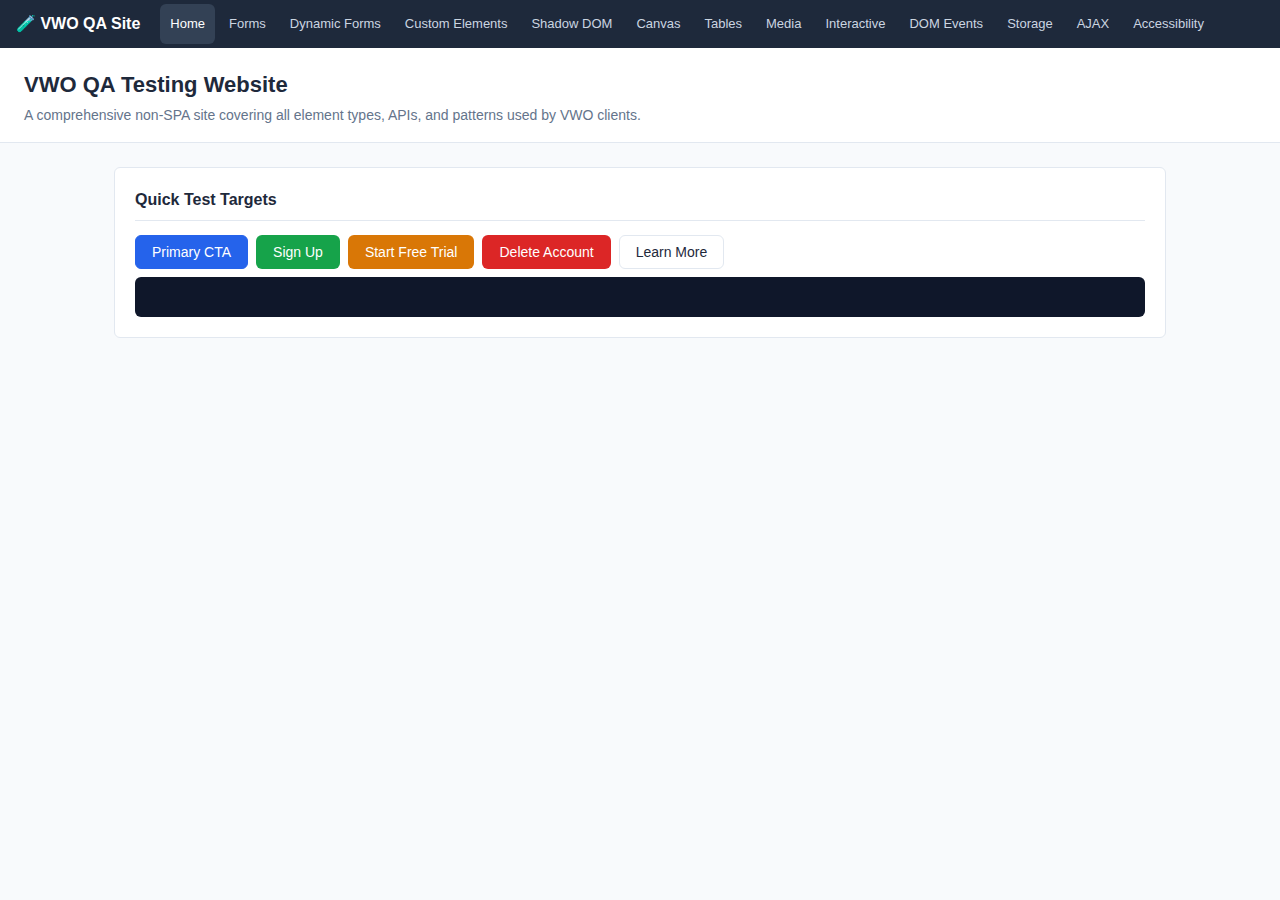
<file: index.html>
<!DOCTYPE html>
<html lang="en">
<head>

  <!-- Dynamic VWO SmartCode Loader -->
  <script>
  (function() {

    function getQueryParam(name) {
      const params = new URLSearchParams(window.location.search);
      return params.get(name);
    }

    var DEFAULT_ACCOUNT = 1185298;
    var dynamicId = getQueryParam("id");
    var accountId = dynamicId ? dynamicId : DEFAULT_ACCOUNT;

    console.log("VWO Account Loaded:", accountId);

    window._vwo_code = window._vwo_code || {
      account_id: accountId,
      version: 2.2,
      settings_tolerance: 2000,
      hide_element: 'body',
      hide_element_style: 'opacity:0 !important;background:none !important'
    };

    var script = document.createElement("script");
    script.src = "https://dev.visualwebsiteoptimizer.com/j.php?a=" + accountId;
    script.async = true;
    document.head.appendChild(script);

  })();
  </script>
  <!-- End Dynamic VWO Loader -->

  <meta charset="UTF-8">
  <meta name="viewport" content="width=device-width, initial-scale=1.0">
  <title>VWO QA Test Site – Home</title>
  <meta name="description" content="Comprehensive non-SPA website for VWO QA testing covering all element types.">
  <link rel="stylesheet" href="styles.css">

</head>

<body>

<nav class="site-nav" id="main-nav">
  <span class="nav-brand">🧪 VWO QA Site</span>
  <a href="index.html">Home</a>
  <a href="forms.html">Forms</a>
  <a href="dynamic-forms.html">Dynamic Forms</a>
  <a href="custom-elements.html">Custom Elements</a>
  <a href="shadow-dom.html">Shadow DOM</a>
  <a href="canvas.html">Canvas</a>
  <a href="tables.html">Tables</a>
  <a href="media.html">Media</a>
  <a href="interactive.html">Interactive</a>
  <a href="dom-events.html">DOM Events</a>
  <a href="storage.html">Storage</a>
  <a href="ajax.html">AJAX</a>
  <a href="accessibility.html">Accessibility</a>
</nav>

<div class="page-header">
  <h1>VWO QA Testing Website</h1>
  <p>A comprehensive non-SPA site covering all element types, APIs, and patterns used by VWO clients.</p>
</div>

<main class="content">

  <div class="section">
    <h2>Quick Test Targets</h2>
    <div class="btn-group">
      <button class="btn btn-primary" id="cta-primary" onclick="trackClick('cta-primary')">Primary CTA</button>
      <button class="btn btn-success" id="cta-signup" onclick="trackClick('cta-signup')">Sign Up</button>
      <button class="btn btn-warning" id="cta-trial" onclick="trackClick('cta-trial')">Start Free Trial</button>
      <button class="btn btn-danger" id="cta-delete" onclick="trackClick('cta-delete')">Delete Account</button>
      <button class="btn btn-secondary" id="cta-learn" onclick="trackClick('cta-learn')">Learn More</button>
    </div>
    <div id="click-log" class="output-box mt-8" style="min-height:40px"></div>
  </div>

</main>

<script src="main.js"></script>

<script>
function trackClick(id) {
  const box = document.getElementById("click-log");
  box.innerHTML = "Clicked: " + id;
}
</script>

</body>
</html>
</file>
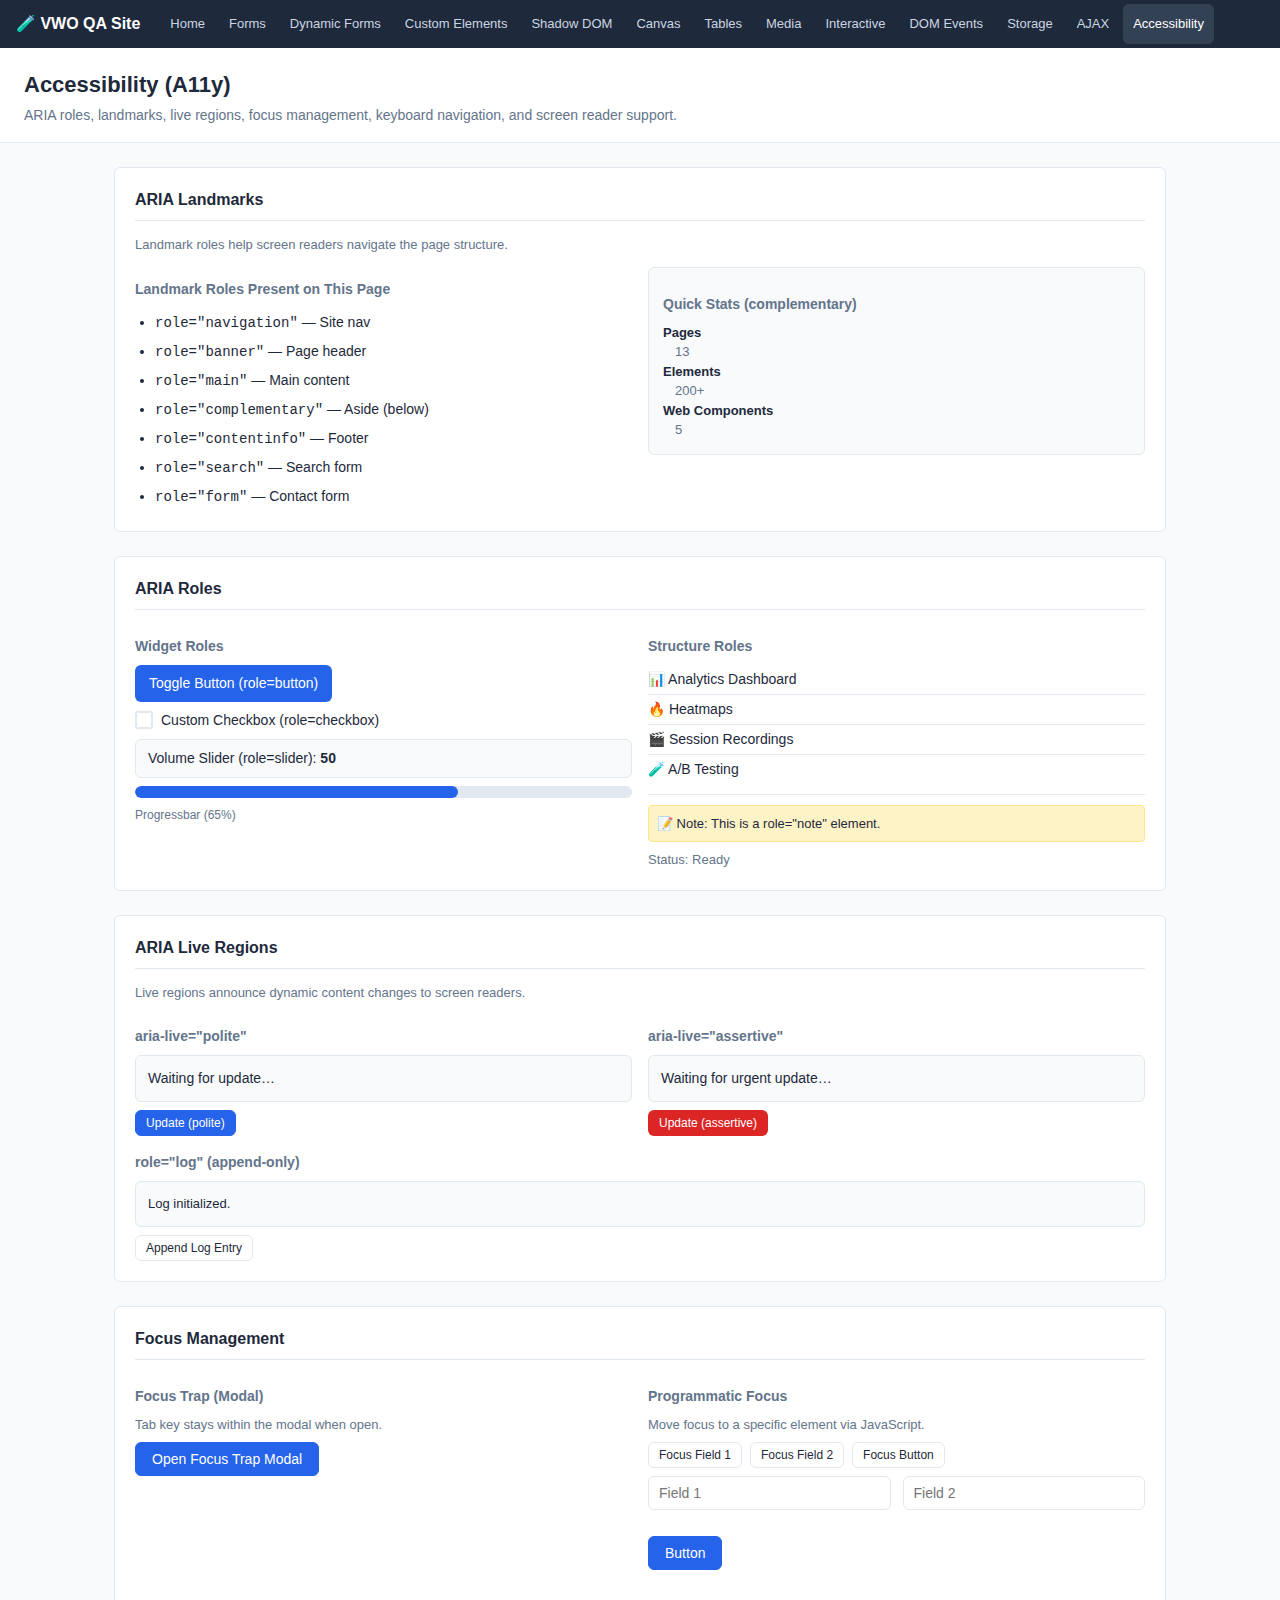
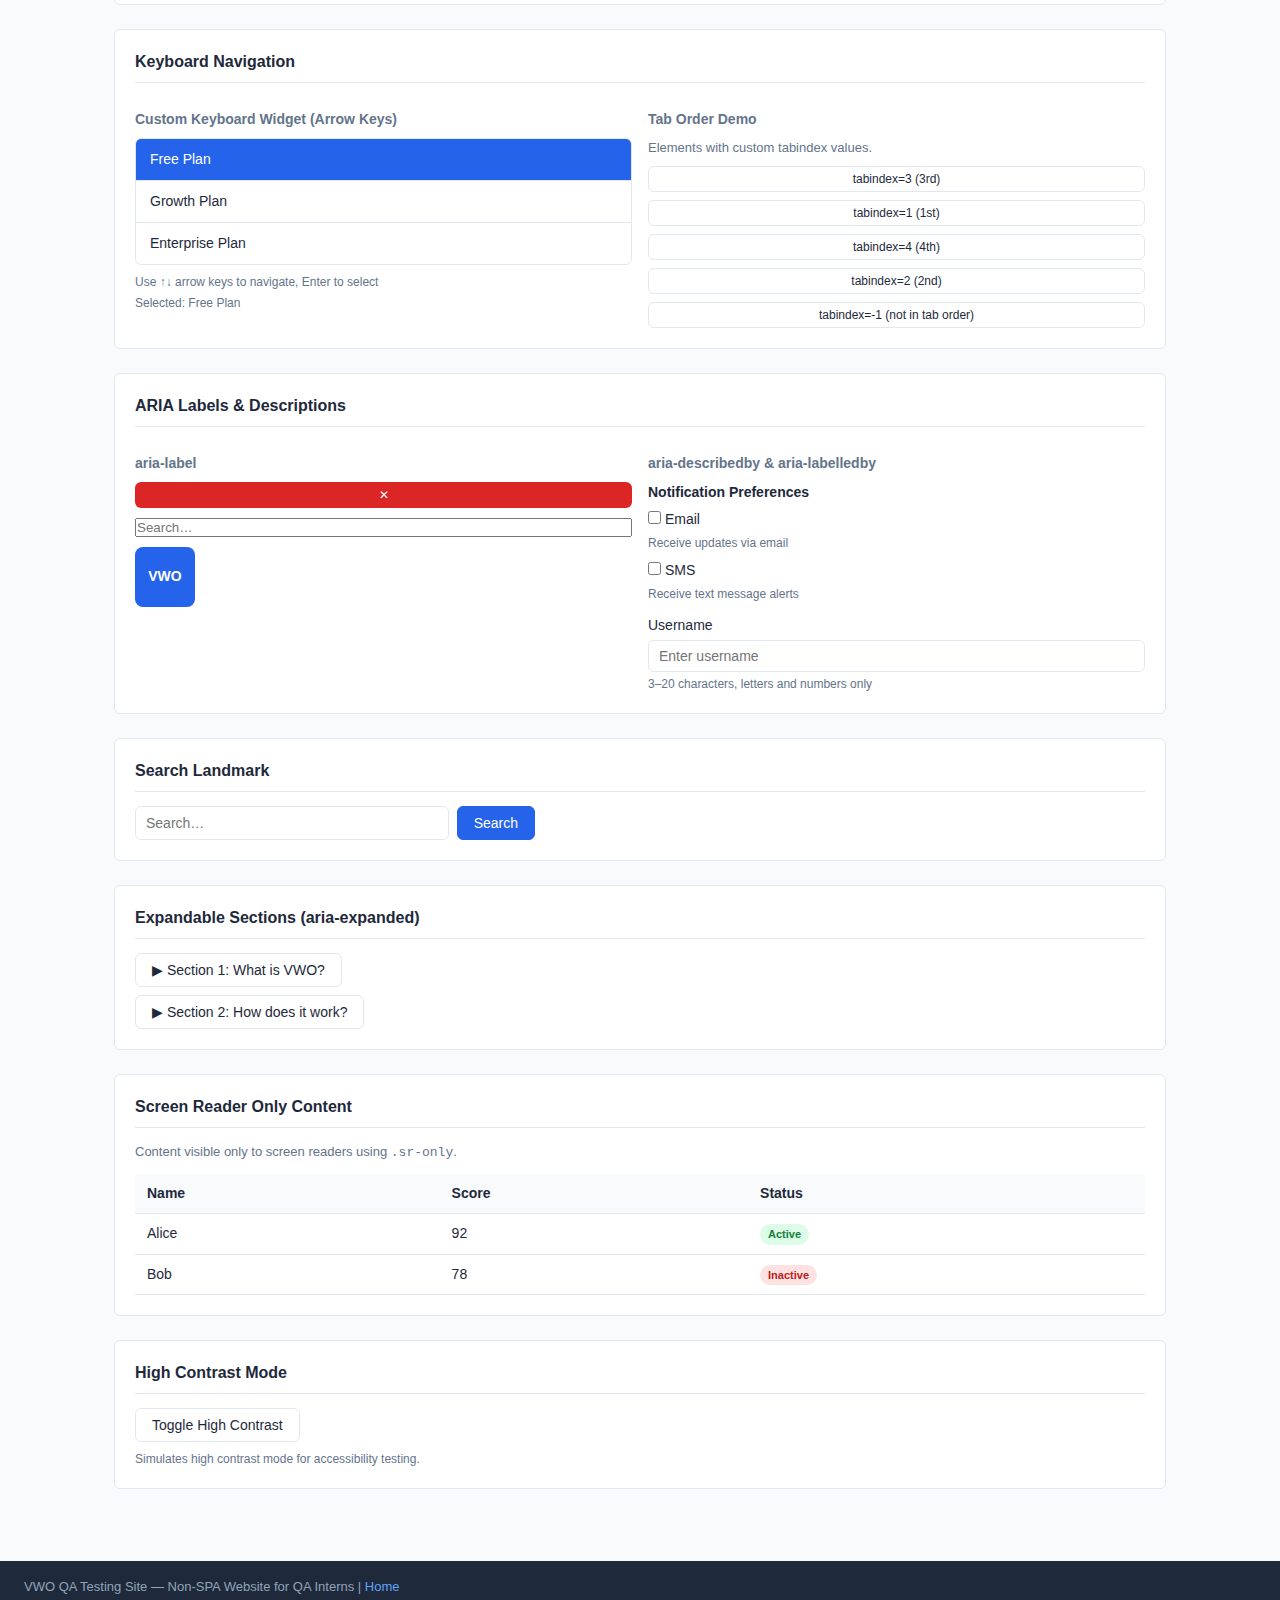
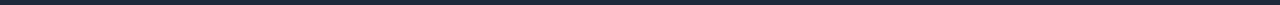
<file: accessibility.html>
<!DOCTYPE html>
<html lang="en">

<head>
      <!-- Start VWO Async SmartCode -->
<link rel="preconnect" href="https://dev.visualwebsiteoptimizer.com" />
<script type='text/javascript' id='vwoCode'>
window._vwo_code ||
(function () {
var w=window,
d=document;
var account_id=1185298,
version=2.2,
settings_tolerance=2000,
hide_element='body',
hide_element_style = 'opacity:0 !important;filter:alpha(opacity=0) !important;background:none !important',
f=0;
/* DO NOT EDIT BELOW THIS LINE */
if(f=!1,v=d.querySelector('#vwoCode'),cc={},-1<d.URL.indexOf('__vwo_disable__')||w._vwo_code)return;try{var e=JSON.parse(localStorage.getItem('_vwo_'+account_id+'_config'));cc=e&&'object'==typeof e?e:{}}catch(e){}function r(t){try{return decodeURIComponent(t)}catch(e){return t}}var s=function(){var e={combination:[],combinationChoose:[],split:[],exclude:[],uuid:null,consent:null,optOut:null},t=d.cookie||'';if(!t)return e;for(var n,i,o=/(?:^|;\s*)(?:(_vis_opt_exp_(\d+)_combi=([^;]*))|(_vis_opt_exp_(\d+)_combi_choose=([^;]*))|(_vis_opt_exp_(\d+)_split=([^:;]*))|(_vis_opt_exp_(\d+)_exclude=[^;]*)|(_vis_opt_out=([^;]*))|(_vwo_global_opt_out=[^;]*)|(_vwo_uuid=([^;]*))|(_vwo_consent=([^;]*)))/g;null!==(n=o.exec(t));)try{n[1]?e.combination.push({id:n[2],value:r(n[3])}):n[4]?e.combinationChoose.push({id:n[5],value:r(n[6])}):n[7]?e.split.push({id:n[8],value:r(n[9])}):n[10]?e.exclude.push({id:n[11]}):n[12]?e.optOut=r(n[13]):n[14]?e.optOut=!0:n[15]?e.uuid=r(n[16]):n[17]&&(i=r(n[18]),e.consent=i&&3<=i.length?i.substring(0,3):null)}catch(e){}return e}();function i(){var e=function(){if(w.VWO&&Array.isArray(w.VWO))for(var e=0;e<w.VWO.length;e++){var t=w.VWO[e];if(Array.isArray(t)&&('setVisitorId'===t[0]||'setSessionId'===t[0]))return!0}return!1}(),t='a='+account_id+'&u='+encodeURIComponent(w._vis_opt_url||d.URL)+'&vn='+version+'&ph=1'+('undefined'!=typeof platform?'&p='+platform:'')+'&st='+w.performance.now();e||((n=function(){var e,t=[],n={},i=w.VWO&&w.VWO.appliedCampaigns||{};for(e in i){var o=i[e]&&i[e].v;o&&(t.push(e+'-'+o+'-1'),n[e]=!0)}if(s&&s.combination)for(var r=0;r<s.combination.length;r++){var a=s.combination[r];n[a.id]||t.push(a.id+'-'+a.value)}return t.join('|')}())&&(t+='&c='+n),(n=function(){var e=[],t={};if(s&&s.combinationChoose)for(var n=0;n<s.combinationChoose.length;n++){var i=s.combinationChoose[n];e.push(i.id+'-'+i.value),t[i.id]=!0}if(s&&s.split)for(var o=0;o<s.split.length;o++)t[(i=s.split[o]).id]||e.push(i.id+'-'+i.value);return e.join('|')}())&&(t+='&cc='+n),(n=function(){var e={},t=[];if(w.VWO&&Array.isArray(w.VWO))for(var n=0;n<w.VWO.length;n++){var i=w.VWO[n];if(Array.isArray(i)&&'setVariation'===i[0]&&i[1]&&Array.isArray(i[1]))for(var o=0;o<i[1].length;o++){var r,a=i[1][o];a&&'object'==typeof a&&(r=a.e,a=a.v,r&&a&&(e[r]=a))}}for(r in e)t.push(r+'-'+e[r]);return t.join('|')}())&&(t+='&sv='+n)),s&&s.optOut&&(t+='&o='+s.optOut);var n=function(){var e=[],t={};if(s&&s.exclude)for(var n=0;n<s.exclude.length;n++){var i=s.exclude[n];t[i.id]||(e.push(i.id),t[i.id]=!0)}return e.join('|')}();return n&&(t+='&e='+n),s&&s.uuid&&(t+='&id='+s.uuid),s&&s.consent&&(t+='&consent='+s.consent),w.name&&-1<w.name.indexOf('_vis_preview')&&(t+='&pM=true'),w.VWO&&w.VWO.ed&&(t+='&ed='+w.VWO.ed),t}code={nonce:v&&v.nonce,library_tolerance:function(){return'undefined'!=typeof library_tolerance?library_tolerance:void 0},settings_tolerance:function(){return cc.sT||settings_tolerance},hide_element_style:function(){return'{'+(cc.hES||hide_element_style)+'}'},hide_element:function(){return performance.getEntriesByName('first-contentful-paint')[0]?'':'string'==typeof cc.hE?cc.hE:hide_element},getVersion:function(){return version},finish:function(e){var t;f||(f=!0,(t=d.getElementById('_vis_opt_path_hides'))&&t.parentNode.removeChild(t),e&&((new Image).src='https://dev.visualwebsiteoptimizer.com/ee.gif?a='+account_id+e))},finished:function(){return f},addScript:function(e){var t=d.createElement('script');t.type='text/javascript',e.src?t.src=e.src:t.text=e.text,v&&t.setAttribute('nonce',v.nonce),d.getElementsByTagName('head')[0].appendChild(t)},load:function(e,t){t=t||{};var n=new XMLHttpRequest;n.open('GET',e,!0),n.withCredentials=!t.dSC,n.responseType=t.responseType||'text',n.onload=function(){if(t.onloadCb)return t.onloadCb(n,e);200===n.status?_vwo_code.addScript({text:n.responseText}):_vwo_code.finish('&e=loading_failure:'+e)},n.onerror=function(){if(t.onerrorCb)return t.onerrorCb(e);_vwo_code.finish('&e=loading_failure:'+e)},n.send()},init:function(){var e,t=this.settings_tolerance();w._vwo_settings_timer=setTimeout(function(){_vwo_code.finish()},t),'body'!==this.hide_element()?(n=d.createElement('style'),e=(t=this.hide_element())?t+this.hide_element_style():'',t=d.getElementsByTagName('head')[0],n.setAttribute('id','_vis_opt_path_hides'),v&&n.setAttribute('nonce',v.nonce),n.setAttribute('type','text/css'),n.styleSheet?n.styleSheet.cssText=e:n.appendChild(d.createTextNode(e)),t.appendChild(n)):(n=d.getElementsByTagName('head')[0],(e=d.createElement('div')).style.cssText='z-index: 2147483647 !important;position: fixed !important;left: 0 !important;top: 0 !important;width: 100% !important;height: 100% !important;background: white !important;',e.setAttribute('id','_vis_opt_path_hides'),e.classList.add('_vis_hide_layer'),n.parentNode.insertBefore(e,n.nextSibling));var n='https://dev.visualwebsiteoptimizer.com/j.php?'+i();-1!==w.location.search.indexOf('_vwo_xhr')?this.addScript({src:n}):this.load(n+'&x=true',{l:1})}};w._vwo_code=code;code.init();})();
</script>
<!-- End VWO Async SmartCode -->
    <meta charset="UTF-8">
    <meta name="viewport" content="width=device-width, initial-scale=1.0">
    <title>VWO QA – Accessibility</title>
    <link rel="stylesheet" href="styles.css">
    <style>
        .skip-link {
            position: absolute;
            top: -40px;
            left: 0;
            background: var(--primary);
            color: #fff;
            padding: 8px 16px;
            z-index: 9999;
            border-radius: 0 0 4px 0;
            font-size: 14px;
            transition: top 0.2s;
        }

        .skip-link:focus {
            top: 0;
        }

        .focus-trap-overlay {
            display: none;
            position: fixed;
            inset: 0;
            background: rgba(0, 0, 0, 0.5);
            z-index: 2000;
            align-items: center;
            justify-content: center;
        }

        .focus-trap-overlay.open {
            display: flex;
        }

        .focus-trap-box {
            background: var(--surface);
            border-radius: 8px;
            padding: 24px;
            max-width: 400px;
            width: 90%;
        }

        .sr-only {
            position: absolute;
            width: 1px;
            height: 1px;
            padding: 0;
            margin: -1px;
            overflow: hidden;
            clip: rect(0, 0, 0, 0);
            white-space: nowrap;
            border: 0;
        }

        .keyboard-nav-item:focus {
            outline: 3px solid var(--primary);
            outline-offset: 2px;
        }

        [aria-expanded="false"]+.collapsible {
            display: none;
        }

        [aria-expanded="true"]+.collapsible {
            display: block;
        }

        .live-region-demo {
            background: var(--bg);
            border: 1px solid var(--border);
            border-radius: var(--radius);
            padding: 12px;
            min-height: 40px;
            font-size: 14px;
        }

        .high-contrast {
            background: #000 !important;
            color: #fff !important;
            border-color: #fff !important;
        }

        .high-contrast .section {
            background: #111;
            border-color: #555;
        }

        .high-contrast h2 {
            color: #fff;
        }
    </style>
</head>

<body>

    <!-- Skip Navigation Link -->
    <a href="#main-content" class="skip-link" id="skip-nav">Skip to main content</a>

    <nav class="site-nav" role="navigation" aria-label="Main navigation">
        <span class="nav-brand">🧪 VWO QA Site</span>
        <a href="index.html">Home</a>
        <a href="forms.html">Forms</a>
        <a href="dynamic-forms.html">Dynamic Forms</a>
        <a href="custom-elements.html">Custom Elements</a>
        <a href="shadow-dom.html">Shadow DOM</a>
        <a href="canvas.html">Canvas</a>
        <a href="tables.html">Tables</a>
        <a href="media.html">Media</a>
        <a href="interactive.html">Interactive</a>
        <a href="dom-events.html">DOM Events</a>
        <a href="storage.html">Storage</a>
        <a href="ajax.html">AJAX</a>
        <a href="accessibility.html">Accessibility</a>
    </nav>

    <div class="page-header" role="banner">
        <h1>Accessibility (A11y)</h1>
        <p>ARIA roles, landmarks, live regions, focus management, keyboard navigation, and screen reader support.</p>
    </div>

    <main class="content" id="main-content" role="main">

        <!-- ARIA Landmarks -->
        <div class="section" aria-labelledby="landmarks-heading">
            <h2 id="landmarks-heading">ARIA Landmarks</h2>
            <p class="text-sm text-muted" style="margin-bottom:12px">Landmark roles help screen readers navigate the
                page structure.</p>
            <div class="grid-2">
                <div>
                    <h3>Landmark Roles Present on This Page</h3>
                    <ul style="font-size:14px;margin-left:20px;line-height:2">
                        <li><code>role="navigation"</code> — Site nav</li>
                        <li><code>role="banner"</code> — Page header</li>
                        <li><code>role="main"</code> — Main content</li>
                        <li><code>role="complementary"</code> — Aside (below)</li>
                        <li><code>role="contentinfo"</code> — Footer</li>
                        <li><code>role="search"</code> — Search form</li>
                        <li><code>role="form"</code> — Contact form</li>
                    </ul>
                </div>
                <div>
                    <aside role="complementary" aria-label="Quick stats"
                        style="background:var(--bg);border:1px solid var(--border);border-radius:var(--radius);padding:14px">
                        <h3 style="font-size:14px;margin-bottom:8px">Quick Stats (complementary)</h3>
                        <dl style="font-size:13px">
                            <dt style="font-weight:600">Pages</dt>
                            <dd style="margin-left:12px;color:var(--text-muted)">13</dd>
                            <dt style="font-weight:600">Elements</dt>
                            <dd style="margin-left:12px;color:var(--text-muted)">200+</dd>
                            <dt style="font-weight:600">Web Components</dt>
                            <dd style="margin-left:12px;color:var(--text-muted)">5</dd>
                        </dl>
                    </aside>
                </div>
            </div>
        </div>

        <!-- ARIA Roles -->
        <div class="section" aria-labelledby="aria-roles-heading">
            <h2 id="aria-roles-heading">ARIA Roles</h2>
            <div class="grid-2">
                <div>
                    <h3>Widget Roles</h3>
                    <div style="display:flex;flex-direction:column;gap:8px;font-size:14px">
                        <div role="button" tabindex="0" id="aria-btn" class="keyboard-nav-item"
                            style="background:var(--primary);color:#fff;padding:8px 14px;border-radius:var(--radius);cursor:pointer;display:inline-block;width:fit-content"
                            aria-pressed="false" data-testid="aria-button" onclick="toggleAriaBtn(this)"
                            onkeydown="if(event.key==='Enter'||event.key===' ')toggleAriaBtn(this)">
                            Toggle Button (role=button)
                        </div>
                        <div role="checkbox" tabindex="0" id="aria-checkbox" class="keyboard-nav-item"
                            aria-checked="false" style="cursor:pointer;display:flex;align-items:center;gap:8px"
                            data-testid="aria-checkbox" onclick="toggleAriaCheckbox(this)"
                            onkeydown="if(event.key===' ')toggleAriaCheckbox(this)">
                            <span
                                style="width:18px;height:18px;border:2px solid var(--border);border-radius:3px;display:inline-flex;align-items:center;justify-content:center"
                                id="aria-checkbox-icon"></span>
                            Custom Checkbox (role=checkbox)
                        </div>
                        <div role="slider" tabindex="0" id="aria-slider" class="keyboard-nav-item" aria-valuemin="0"
                            aria-valuemax="100" aria-valuenow="50" aria-label="Volume"
                            style="background:var(--bg);border:1px solid var(--border);border-radius:var(--radius);padding:8px 12px;cursor:pointer"
                            data-testid="aria-slider" onkeydown="handleSliderKey(event)">
                            Volume Slider (role=slider): <strong id="aria-slider-val">50</strong>
                        </div>
                        <div role="progressbar" aria-valuenow="65" aria-valuemin="0" aria-valuemax="100"
                            aria-label="Upload progress"
                            style="background:var(--border);border-radius:6px;height:12px;overflow:hidden"
                            data-testid="aria-progressbar">
                            <div style="width:65%;height:100%;background:var(--primary);border-radius:6px"></div>
                        </div>
                        <span style="font-size:12px;color:var(--text-muted)">Progressbar (65%)</span>
                    </div>
                </div>
                <div>
                    <h3>Structure Roles</h3>
                    <div style="font-size:14px">
                        <div role="list" aria-label="Feature list" data-testid="aria-list">
                            <div role="listitem" style="padding:4px 0;border-bottom:1px solid var(--border)">📊
                                Analytics Dashboard</div>
                            <div role="listitem" style="padding:4px 0;border-bottom:1px solid var(--border)">🔥 Heatmaps
                            </div>
                            <div role="listitem" style="padding:4px 0;border-bottom:1px solid var(--border)">🎬 Session
                                Recordings</div>
                            <div role="listitem" style="padding:4px 0">🧪 A/B Testing</div>
                        </div>
                        <div role="separator" style="border-top:1px solid var(--border);margin:10px 0"></div>
                        <div role="note"
                            style="background:#fef3c7;border:1px solid #fde68a;border-radius:4px;padding:8px;font-size:13px"
                            data-testid="aria-note">
                            📝 Note: This is a role="note" element.
                        </div>
                        <div role="status" id="aria-status"
                            style="margin-top:8px;font-size:13px;color:var(--text-muted)" data-testid="aria-status">
                            Status: Ready
                        </div>
                    </div>
                </div>
            </div>
        </div>

        <!-- ARIA Live Regions -->
        <div class="section" aria-labelledby="live-regions-heading">
            <h2 id="live-regions-heading">ARIA Live Regions</h2>
            <p class="text-sm text-muted" style="margin-bottom:12px">Live regions announce dynamic content changes to
                screen readers.</p>
            <div class="grid-2">
                <div>
                    <h3>aria-live="polite"</h3>
                    <div aria-live="polite" aria-atomic="true" id="live-polite" class="live-region-demo"
                        data-testid="live-polite">
                        Waiting for update…
                    </div>
                    <div class="btn-group mt-8">
                        <button class="btn btn-primary btn-sm"
                            onclick="updateLive('live-polite', 'Polite update: ' + new Date().toLocaleTimeString())"
                            data-testid="live-polite-btn">Update (polite)</button>
                    </div>
                </div>
                <div>
                    <h3>aria-live="assertive"</h3>
                    <div aria-live="assertive" aria-atomic="true" id="live-assertive" class="live-region-demo"
                        role="alert" data-testid="live-assertive">
                        Waiting for urgent update…
                    </div>
                    <div class="btn-group mt-8">
                        <button class="btn btn-danger btn-sm"
                            onclick="updateLive('live-assertive', '⚠️ URGENT: ' + new Date().toLocaleTimeString())"
                            data-testid="live-assertive-btn">Update (assertive)</button>
                    </div>
                </div>
            </div>
            <div class="mt-16">
                <h3>role="log" (append-only)</h3>
                <div role="log" aria-live="polite" aria-label="Activity log" id="aria-log"
                    style="background:var(--bg);border:1px solid var(--border);border-radius:var(--radius);padding:12px;max-height:120px;overflow-y:auto;font-size:13px"
                    data-testid="aria-log">
                    <div>Log initialized.</div>
                </div>
                <button class="btn btn-secondary btn-sm mt-8" onclick="appendLog()" data-testid="aria-log-btn">Append
                    Log Entry</button>
            </div>
        </div>

        <!-- Focus Management -->
        <div class="section" aria-labelledby="focus-heading">
            <h2 id="focus-heading">Focus Management</h2>
            <div class="grid-2">
                <div>
                    <h3>Focus Trap (Modal)</h3>
                    <p class="text-sm text-muted" style="margin-bottom:8px">Tab key stays within the modal when open.
                    </p>
                    <button class="btn btn-primary" id="open-focus-trap" onclick="openFocusTrap()"
                        data-testid="open-focus-trap">Open Focus Trap Modal</button>
                </div>
                <div>
                    <h3>Programmatic Focus</h3>
                    <p class="text-sm text-muted" style="margin-bottom:8px">Move focus to a specific element via
                        JavaScript.</p>
                    <div class="btn-group">
                        <button class="btn btn-secondary btn-sm"
                            onclick="document.getElementById('focus-target-1').focus()" data-testid="focus-to-1">Focus
                            Field 1</button>
                        <button class="btn btn-secondary btn-sm"
                            onclick="document.getElementById('focus-target-2').focus()" data-testid="focus-to-2">Focus
                            Field 2</button>
                        <button class="btn btn-secondary btn-sm"
                            onclick="document.getElementById('focus-target-3').focus()" data-testid="focus-to-3">Focus
                            Button</button>
                    </div>
                    <div class="form-row mt-8">
                        <div class="form-group">
                            <input type="text" id="focus-target-1" placeholder="Field 1" data-testid="focus-target-1">
                        </div>
                        <div class="form-group">
                            <input type="text" id="focus-target-2" placeholder="Field 2" data-testid="focus-target-2">
                        </div>
                        <div class="form-group" style="align-self:flex-end">
                            <button class="btn btn-primary" id="focus-target-3"
                                data-testid="focus-target-3">Button</button>
                        </div>
                    </div>
                </div>
            </div>
        </div>

        <!-- Keyboard Navigation -->
        <div class="section" aria-labelledby="keyboard-heading">
            <h2 id="keyboard-heading">Keyboard Navigation</h2>
            <div class="grid-2">
                <div>
                    <h3>Custom Keyboard Widget (Arrow Keys)</h3>
                    <div role="listbox" aria-label="Select a plan" id="listbox-widget" tabindex="0"
                        style="border:1px solid var(--border);border-radius:var(--radius);overflow:hidden"
                        data-testid="listbox-widget" onkeydown="handleListboxKey(event)">
                        <div role="option" aria-selected="true" class="listbox-option" data-val="free"
                            style="padding:10px 14px;background:var(--primary);color:#fff;font-size:14px">Free Plan
                        </div>
                        <div role="option" aria-selected="false" class="listbox-option" data-val="growth"
                            style="padding:10px 14px;font-size:14px;border-top:1px solid var(--border)">Growth Plan
                        </div>
                        <div role="option" aria-selected="false" class="listbox-option" data-val="enterprise"
                            style="padding:10px 14px;font-size:14px;border-top:1px solid var(--border)">Enterprise Plan
                        </div>
                    </div>
                    <div class="form-hint mt-8">Use ↑↓ arrow keys to navigate, Enter to select</div>
                    <div id="listbox-selected" class="form-hint">Selected: Free Plan</div>
                </div>
                <div>
                    <h3>Tab Order Demo</h3>
                    <p class="text-sm text-muted" style="margin-bottom:8px">Elements with custom tabindex values.</p>
                    <div style="display:flex;flex-direction:column;gap:8px">
                        <button class="btn btn-secondary btn-sm keyboard-nav-item" tabindex="3"
                            data-testid="taborder-3">tabindex=3 (3rd)</button>
                        <button class="btn btn-secondary btn-sm keyboard-nav-item" tabindex="1"
                            data-testid="taborder-1">tabindex=1 (1st)</button>
                        <button class="btn btn-secondary btn-sm keyboard-nav-item" tabindex="4"
                            data-testid="taborder-4">tabindex=4 (4th)</button>
                        <button class="btn btn-secondary btn-sm keyboard-nav-item" tabindex="2"
                            data-testid="taborder-2">tabindex=2 (2nd)</button>
                        <button class="btn btn-secondary btn-sm keyboard-nav-item" tabindex="-1"
                            data-testid="taborder-neg1">tabindex=-1 (not in tab order)</button>
                    </div>
                </div>
            </div>
        </div>

        <!-- ARIA Labels & Descriptions -->
        <div class="section" aria-labelledby="aria-labels-heading">
            <h2 id="aria-labels-heading">ARIA Labels &amp; Descriptions</h2>
            <div class="grid-2">
                <div>
                    <h3>aria-label</h3>
                    <div style="display:flex;flex-direction:column;gap:10px;font-size:14px">
                        <button class="btn btn-danger btn-sm" aria-label="Delete account permanently"
                            data-testid="aria-label-btn">✕</button>
                        <input type="search" aria-label="Search products" placeholder="Search…"
                            data-testid="aria-label-input">
                        <div role="img" aria-label="VWO logo placeholder"
                            style="width:60px;height:60px;background:var(--primary);border-radius:8px;display:flex;align-items:center;justify-content:center;color:#fff;font-weight:bold"
                            data-testid="aria-label-img">VWO</div>
                    </div>
                </div>
                <div>
                    <h3>aria-describedby &amp; aria-labelledby</h3>
                    <div style="font-size:14px">
                        <div id="group-label" style="font-weight:600;margin-bottom:6px">Notification Preferences</div>
                        <div role="group" aria-labelledby="group-label" data-testid="aria-group">
                            <label style="display:block;margin-bottom:4px"><input type="checkbox"
                                    aria-describedby="email-desc"> Email</label>
                            <div id="email-desc" class="form-hint">Receive updates via email</div>
                            <label style="display:block;margin-bottom:4px;margin-top:8px"><input type="checkbox"
                                    aria-describedby="sms-desc"> SMS</label>
                            <div id="sms-desc" class="form-hint">Receive text message alerts</div>
                        </div>
                        <div style="margin-top:12px">
                            <label for="aria-desc-input" id="aria-desc-label">Username</label>
                            <input type="text" id="aria-desc-input" aria-labelledby="aria-desc-label"
                                aria-describedby="aria-desc-hint aria-desc-error" placeholder="Enter username"
                                style="display:block;width:100%;padding:7px 10px;border:1px solid var(--border);border-radius:var(--radius);font-size:14px;margin-top:4px"
                                data-testid="aria-desc-input">
                            <div id="aria-desc-hint" class="form-hint">3–20 characters, letters and numbers only</div>
                            <div id="aria-desc-error" role="alert"
                                style="color:var(--danger);font-size:12px;display:none">Username is already taken</div>
                        </div>
                    </div>
                </div>
            </div>
        </div>

        <!-- Search Landmark -->
        <div class="section">
            <h2>Search Landmark</h2>
            <form role="search" aria-label="Site search" id="a11y-search-form" data-testid="a11y-search">
                <div style="display:flex;gap:8px;max-width:400px">
                    <input type="search" id="a11y-search-input" aria-label="Search the site" placeholder="Search…"
                        style="flex:1;padding:8px 10px;border:1px solid var(--border);border-radius:var(--radius);font-size:14px"
                        data-testid="a11y-search-input">
                    <button type="submit" class="btn btn-primary" aria-label="Submit search"
                        data-testid="a11y-search-submit">Search</button>
                </div>
            </form>
        </div>

        <!-- Expandable / Collapsible -->
        <div class="section" aria-labelledby="expand-heading">
            <h2 id="expand-heading">Expandable Sections (aria-expanded)</h2>
            <div>
                <button class="btn btn-secondary" aria-expanded="false" aria-controls="collapse-1" id="collapse-btn-1"
                    onclick="toggleCollapse('collapse-btn-1','collapse-1')" data-testid="collapse-btn-1">
                    ▶ Section 1: What is VWO?
                </button>
                <div id="collapse-1" class="collapsible"
                    style="padding:12px;background:var(--bg);border:1px solid var(--border);border-radius:0 0 var(--radius) var(--radius);font-size:14px">
                    VWO is a comprehensive website optimization platform that helps businesses improve conversion rates.
                </div>
            </div>
            <div style="margin-top:8px">
                <button class="btn btn-secondary" aria-expanded="false" aria-controls="collapse-2" id="collapse-btn-2"
                    onclick="toggleCollapse('collapse-btn-2','collapse-2')" data-testid="collapse-btn-2">
                    ▶ Section 2: How does it work?
                </button>
                <div id="collapse-2" class="collapsible"
                    style="padding:12px;background:var(--bg);border:1px solid var(--border);border-radius:0 0 var(--radius) var(--radius);font-size:14px">
                    Install the VWO SmartCode, create experiments, and let VWO handle traffic splitting and statistical
                    analysis.
                </div>
            </div>
        </div>

        <!-- Screen Reader Only Content -->
        <div class="section">
            <h2>Screen Reader Only Content</h2>
            <p class="text-sm text-muted" style="margin-bottom:12px">Content visible only to screen readers using
                <code>.sr-only</code>.</p>
            <table data-testid="a11y-table">
                <caption class="sr-only">User performance data table</caption>
                <thead>
                    <tr>
                        <th scope="col">Name</th>
                        <th scope="col">Score <span class="sr-only">(out of 100)</span></th>
                        <th scope="col">Status</th>
                    </tr>
                </thead>
                <tbody>
                    <tr>
                        <td>Alice</td>
                        <td>92 <span class="sr-only">out of 100</span></td>
                        <td><span class="badge badge-success" aria-label="Status: Active">Active</span></td>
                    </tr>
                    <tr>
                        <td>Bob</td>
                        <td>78 <span class="sr-only">out of 100</span></td>
                        <td><span class="badge badge-danger" aria-label="Status: Inactive">Inactive</span></td>
                    </tr>
                </tbody>
            </table>
        </div>

        <!-- High Contrast Toggle -->
        <div class="section">
            <h2>High Contrast Mode</h2>
            <button class="btn btn-secondary" id="hc-toggle" onclick="toggleHighContrast()"
                data-testid="high-contrast-toggle">Toggle High Contrast</button>
            <p class="form-hint mt-8">Simulates high contrast mode for accessibility testing.</p>
        </div>

    </main>

    <footer role="contentinfo"
        style="background:#1e293b;color:#94a3b8;padding:16px 24px;font-size:13px;margin-top:24px">
        <p>VWO QA Testing Site — Non-SPA Website for QA Interns | <a href="index.html" style="color:#60a5fa">Home</a>
        </p>
    </footer>

    <!-- Focus Trap Modal -->
    <div class="focus-trap-overlay" id="focus-trap-overlay" role="dialog" aria-modal="true"
        aria-labelledby="focus-trap-title">
        <div class="focus-trap-box">
            <h3 id="focus-trap-title" style="margin-bottom:12px">Focus Trap Demo</h3>
            <p style="font-size:14px;margin-bottom:16px">Tab key is trapped inside this modal. Press Escape or click
                Close to exit.</p>
            <div class="form-group">
                <label for="trap-input-1">First Name</label>
                <input type="text" id="trap-input-1" placeholder="First name" data-testid="trap-input-1">
            </div>
            <div class="form-group">
                <label for="trap-input-2">Last Name</label>
                <input type="text" id="trap-input-2" placeholder="Last name" data-testid="trap-input-2">
            </div>
            <div class="btn-group">
                <button class="btn btn-primary" id="trap-submit" data-testid="trap-submit">Submit</button>
                <button class="btn btn-secondary" id="trap-close" onclick="closeFocusTrap()"
                    data-testid="trap-close">Close</button>
            </div>
        </div>
    </div>

    <script src="main.js"></script>
    <script>
        // ===== ARIA Button Toggle =====
        function toggleAriaBtn(el) {
            const pressed = el.getAttribute('aria-pressed') === 'true';
            el.setAttribute('aria-pressed', !pressed);
            el.style.background = !pressed ? 'var(--success)' : 'var(--primary)';
            el.textContent = !pressed ? 'Toggled ON (role=button)' : 'Toggle Button (role=button)';
            document.getElementById('aria-status').textContent = 'Status: Button ' + (!pressed ? 'pressed' : 'unpressed');
        }

        // ===== ARIA Checkbox =====
        function toggleAriaCheckbox(el) {
            const checked = el.getAttribute('aria-checked') === 'true';
            el.setAttribute('aria-checked', !checked);
            const icon = document.getElementById('aria-checkbox-icon');
            icon.textContent = !checked ? '✓' : '';
            icon.style.background = !checked ? 'var(--primary)' : '';
            icon.style.color = !checked ? '#fff' : '';
            icon.style.borderColor = !checked ? 'var(--primary)' : 'var(--border)';
        }

        // ===== ARIA Slider =====
        function handleSliderKey(e) {
            const slider = document.getElementById('aria-slider');
            let val = parseInt(slider.getAttribute('aria-valuenow'));
            if (e.key === 'ArrowRight' || e.key === 'ArrowUp') val = Math.min(100, val + 5);
            if (e.key === 'ArrowLeft' || e.key === 'ArrowDown') val = Math.max(0, val - 5);
            if (e.key === 'Home') val = 0;
            if (e.key === 'End') val = 100;
            slider.setAttribute('aria-valuenow', val);
            document.getElementById('aria-slider-val').textContent = val;
        }

        // ===== Live Regions =====
        function updateLive(id, msg) {
            document.getElementById(id).textContent = msg;
        }

        let logCount = 0;
        function appendLog() {
            logCount++;
            const log = document.getElementById('aria-log');
            const entry = document.createElement('div');
            entry.textContent = `[${new Date().toLocaleTimeString()}] Log entry #${logCount}`;
            log.appendChild(entry);
            log.scrollTop = log.scrollHeight;
        }

        // ===== Focus Trap =====
        const FOCUSABLE = 'a[href], button:not([disabled]), input:not([disabled]), select, textarea, [tabindex]:not([tabindex="-1"])';

        function openFocusTrap() {
            const overlay = document.getElementById('focus-trap-overlay');
            overlay.classList.add('open');
            document.getElementById('trap-input-1').focus();
            document.addEventListener('keydown', trapKeyHandler);
        }

        function closeFocusTrap() {
            document.getElementById('focus-trap-overlay').classList.remove('open');
            document.removeEventListener('keydown', trapKeyHandler);
            document.getElementById('open-focus-trap').focus();
        }

        function trapKeyHandler(e) {
            if (e.key === 'Escape') { closeFocusTrap(); return; }
            if (e.key !== 'Tab') return;
            const box = document.querySelector('.focus-trap-box');
            const focusable = [...box.querySelectorAll(FOCUSABLE)];
            const first = focusable[0], last = focusable[focusable.length - 1];
            if (e.shiftKey) {
                if (document.activeElement === first) { e.preventDefault(); last.focus(); }
            } else {
                if (document.activeElement === last) { e.preventDefault(); first.focus(); }
            }
        }

        // ===== Listbox keyboard navigation =====
        let listboxIndex = 0;
        function handleListboxKey(e) {
            const options = document.querySelectorAll('.listbox-option');
            if (e.key === 'ArrowDown') { e.preventDefault(); listboxIndex = Math.min(options.length - 1, listboxIndex + 1); }
            if (e.key === 'ArrowUp') { e.preventDefault(); listboxIndex = Math.max(0, listboxIndex - 1); }
            if (e.key === 'Enter' || e.key === ' ') {
                e.preventDefault();
                options.forEach((o, i) => {
                    o.setAttribute('aria-selected', i === listboxIndex);
                    o.style.background = i === listboxIndex ? 'var(--primary)' : '';
                    o.style.color = i === listboxIndex ? '#fff' : '';
                });
                document.getElementById('listbox-selected').textContent = 'Selected: ' + options[listboxIndex].textContent.trim();
                return;
            }
            options.forEach((o, i) => {
                o.style.background = i === listboxIndex ? '#eff6ff' : '';
                o.style.outline = i === listboxIndex ? '2px solid var(--primary)' : '';
            });
        }

        // ===== Collapsible =====
        function toggleCollapse(btnId, contentId) {
            const btn = document.getElementById(btnId);
            const content = document.getElementById(contentId);
            const expanded = btn.getAttribute('aria-expanded') === 'true';
            btn.setAttribute('aria-expanded', !expanded);
            btn.textContent = btn.textContent.replace(expanded ? '▼' : '▶', expanded ? '▶' : '▼');
        }

        // ===== High Contrast =====
        function toggleHighContrast() {
            document.body.classList.toggle('high-contrast');
        }

        // ===== Search form =====
        document.getElementById('a11y-search-form').addEventListener('submit', function (e) {
            e.preventDefault();
            const q = document.getElementById('a11y-search-input').value;
            alert('Search submitted: ' + q);
        });
    </script>
</body>

</html>
</file>
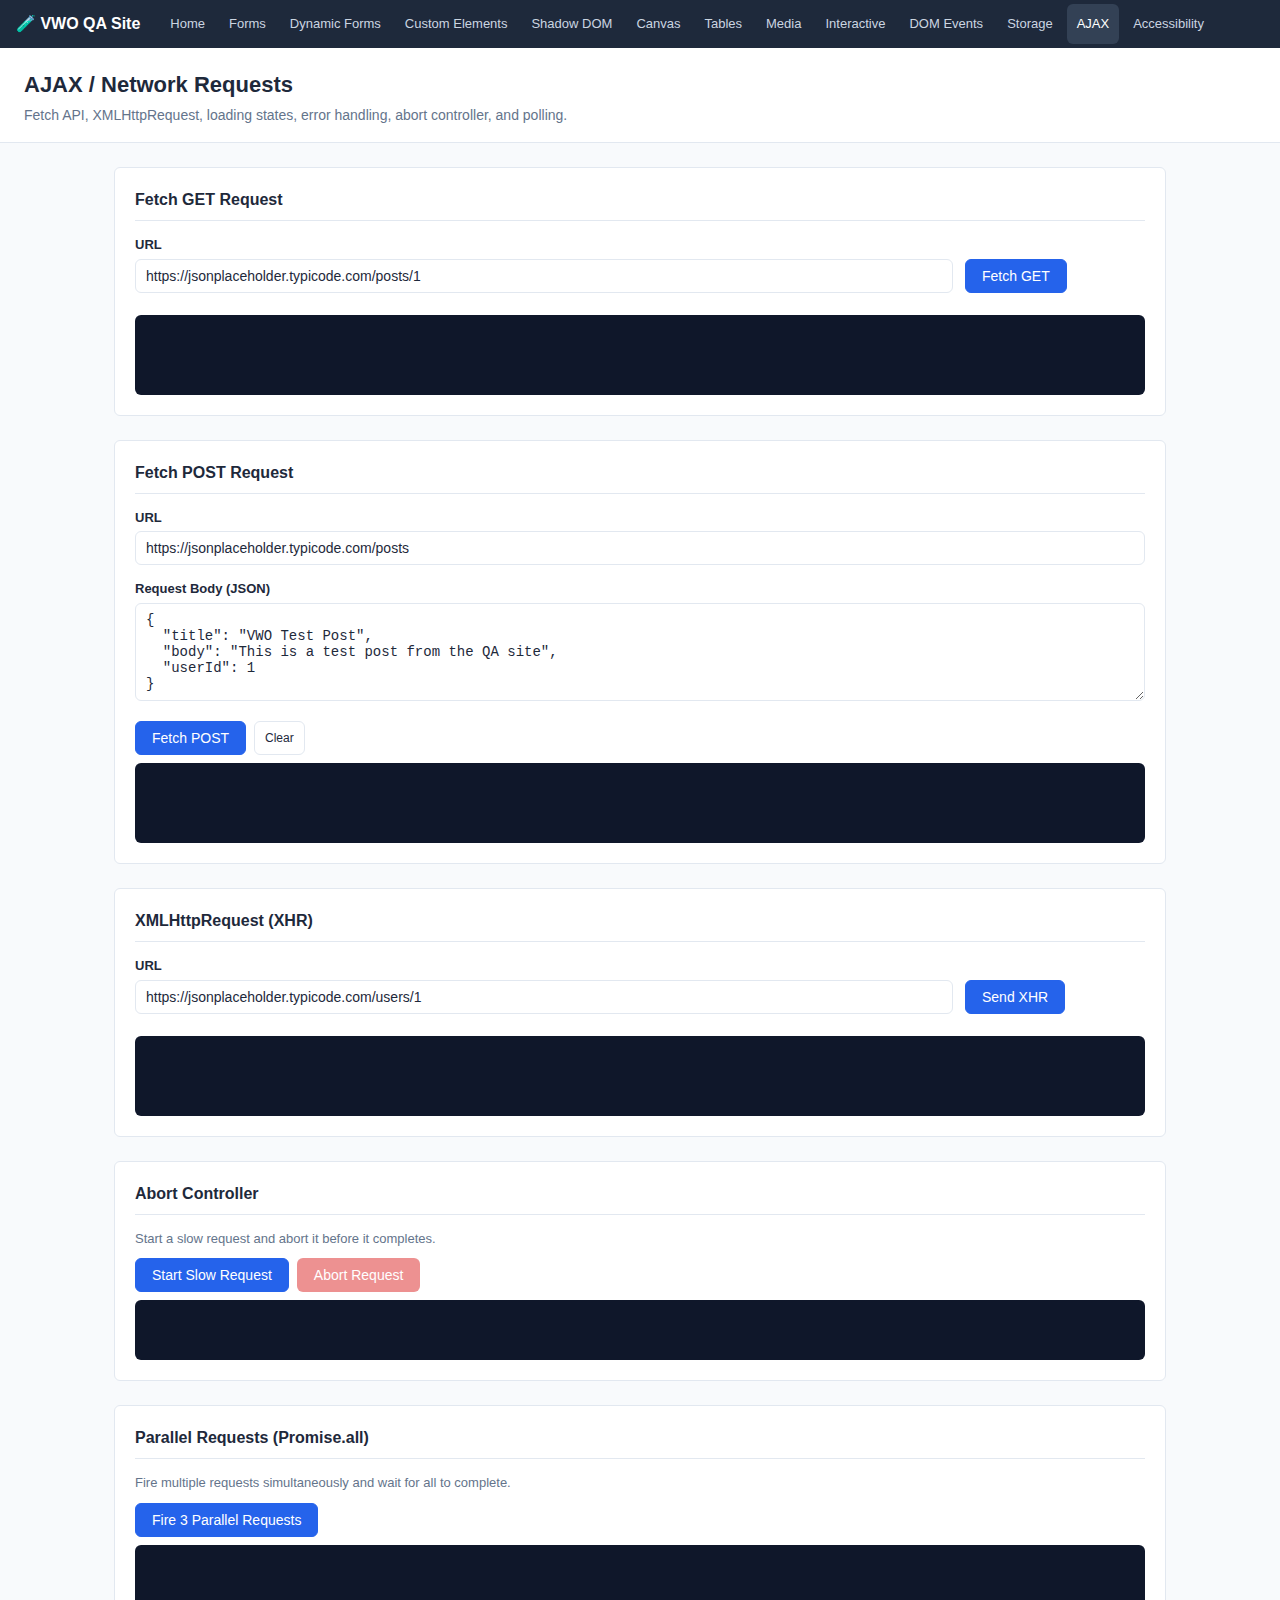
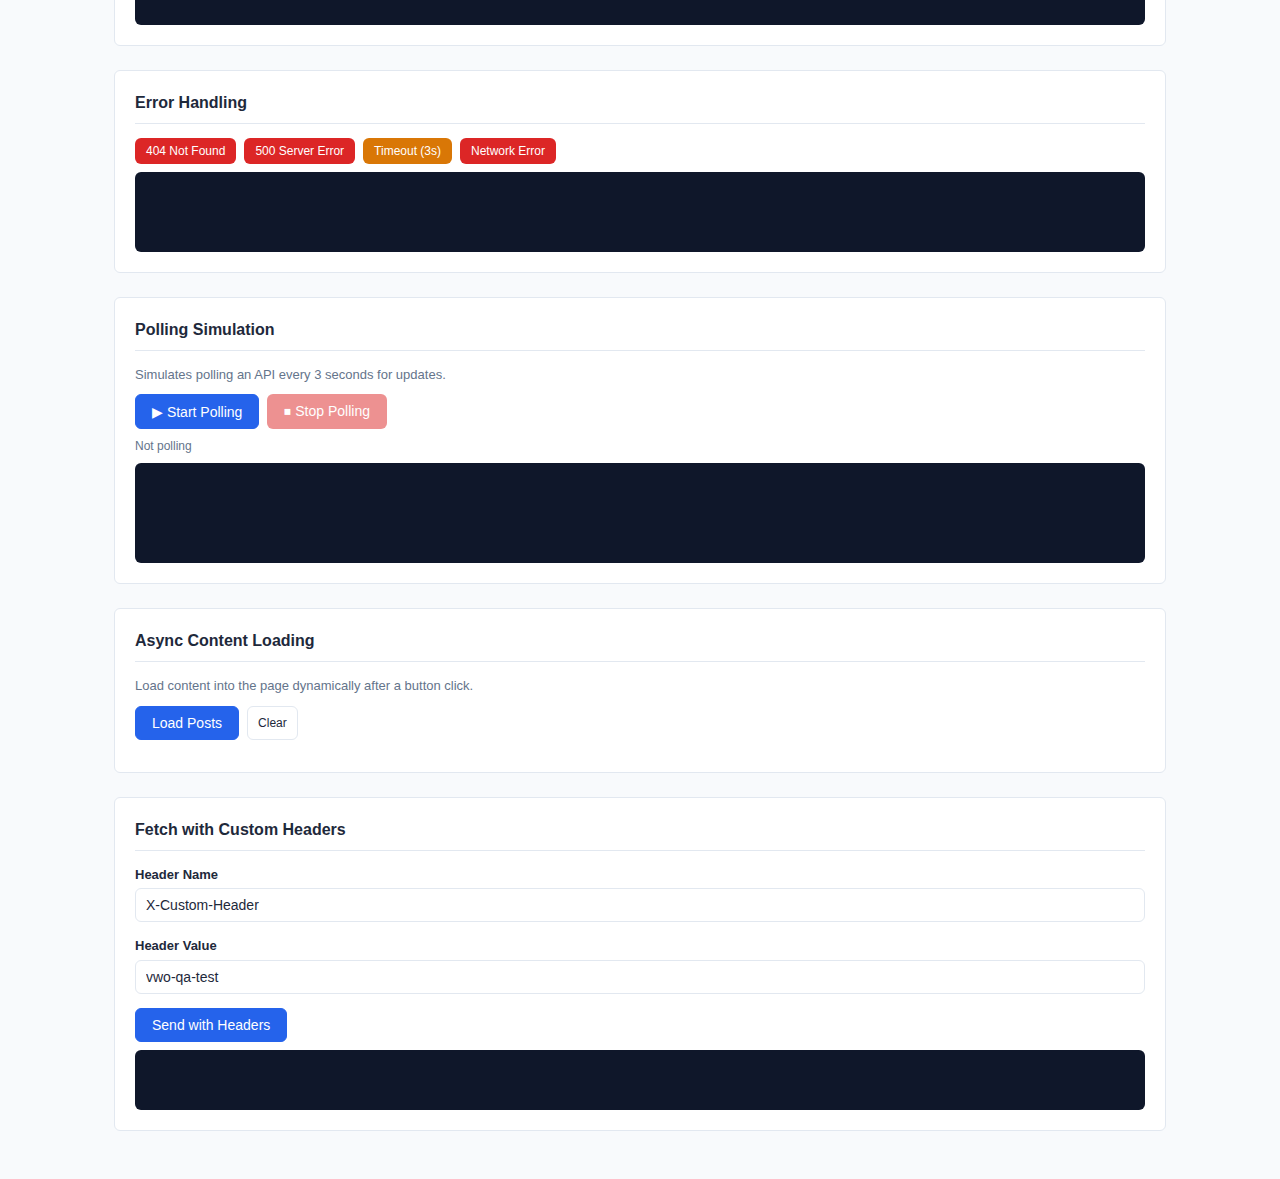
<file: ajax.html>
<!DOCTYPE html>
<html lang="en">

<head>
      <!-- Start VWO Async SmartCode -->
<link rel="preconnect" href="https://dev.visualwebsiteoptimizer.com" />
<script type='text/javascript' id='vwoCode'>
window._vwo_code ||
(function () {
var w=window,
d=document;
var account_id=1185298,
version=2.2,
settings_tolerance=2000,
hide_element='body',
hide_element_style = 'opacity:0 !important;filter:alpha(opacity=0) !important;background:none !important',
f=0;
/* DO NOT EDIT BELOW THIS LINE */
if(f=!1,v=d.querySelector('#vwoCode'),cc={},-1<d.URL.indexOf('__vwo_disable__')||w._vwo_code)return;try{var e=JSON.parse(localStorage.getItem('_vwo_'+account_id+'_config'));cc=e&&'object'==typeof e?e:{}}catch(e){}function r(t){try{return decodeURIComponent(t)}catch(e){return t}}var s=function(){var e={combination:[],combinationChoose:[],split:[],exclude:[],uuid:null,consent:null,optOut:null},t=d.cookie||'';if(!t)return e;for(var n,i,o=/(?:^|;\s*)(?:(_vis_opt_exp_(\d+)_combi=([^;]*))|(_vis_opt_exp_(\d+)_combi_choose=([^;]*))|(_vis_opt_exp_(\d+)_split=([^:;]*))|(_vis_opt_exp_(\d+)_exclude=[^;]*)|(_vis_opt_out=([^;]*))|(_vwo_global_opt_out=[^;]*)|(_vwo_uuid=([^;]*))|(_vwo_consent=([^;]*)))/g;null!==(n=o.exec(t));)try{n[1]?e.combination.push({id:n[2],value:r(n[3])}):n[4]?e.combinationChoose.push({id:n[5],value:r(n[6])}):n[7]?e.split.push({id:n[8],value:r(n[9])}):n[10]?e.exclude.push({id:n[11]}):n[12]?e.optOut=r(n[13]):n[14]?e.optOut=!0:n[15]?e.uuid=r(n[16]):n[17]&&(i=r(n[18]),e.consent=i&&3<=i.length?i.substring(0,3):null)}catch(e){}return e}();function i(){var e=function(){if(w.VWO&&Array.isArray(w.VWO))for(var e=0;e<w.VWO.length;e++){var t=w.VWO[e];if(Array.isArray(t)&&('setVisitorId'===t[0]||'setSessionId'===t[0]))return!0}return!1}(),t='a='+account_id+'&u='+encodeURIComponent(w._vis_opt_url||d.URL)+'&vn='+version+'&ph=1'+('undefined'!=typeof platform?'&p='+platform:'')+'&st='+w.performance.now();e||((n=function(){var e,t=[],n={},i=w.VWO&&w.VWO.appliedCampaigns||{};for(e in i){var o=i[e]&&i[e].v;o&&(t.push(e+'-'+o+'-1'),n[e]=!0)}if(s&&s.combination)for(var r=0;r<s.combination.length;r++){var a=s.combination[r];n[a.id]||t.push(a.id+'-'+a.value)}return t.join('|')}())&&(t+='&c='+n),(n=function(){var e=[],t={};if(s&&s.combinationChoose)for(var n=0;n<s.combinationChoose.length;n++){var i=s.combinationChoose[n];e.push(i.id+'-'+i.value),t[i.id]=!0}if(s&&s.split)for(var o=0;o<s.split.length;o++)t[(i=s.split[o]).id]||e.push(i.id+'-'+i.value);return e.join('|')}())&&(t+='&cc='+n),(n=function(){var e={},t=[];if(w.VWO&&Array.isArray(w.VWO))for(var n=0;n<w.VWO.length;n++){var i=w.VWO[n];if(Array.isArray(i)&&'setVariation'===i[0]&&i[1]&&Array.isArray(i[1]))for(var o=0;o<i[1].length;o++){var r,a=i[1][o];a&&'object'==typeof a&&(r=a.e,a=a.v,r&&a&&(e[r]=a))}}for(r in e)t.push(r+'-'+e[r]);return t.join('|')}())&&(t+='&sv='+n)),s&&s.optOut&&(t+='&o='+s.optOut);var n=function(){var e=[],t={};if(s&&s.exclude)for(var n=0;n<s.exclude.length;n++){var i=s.exclude[n];t[i.id]||(e.push(i.id),t[i.id]=!0)}return e.join('|')}();return n&&(t+='&e='+n),s&&s.uuid&&(t+='&id='+s.uuid),s&&s.consent&&(t+='&consent='+s.consent),w.name&&-1<w.name.indexOf('_vis_preview')&&(t+='&pM=true'),w.VWO&&w.VWO.ed&&(t+='&ed='+w.VWO.ed),t}code={nonce:v&&v.nonce,library_tolerance:function(){return'undefined'!=typeof library_tolerance?library_tolerance:void 0},settings_tolerance:function(){return cc.sT||settings_tolerance},hide_element_style:function(){return'{'+(cc.hES||hide_element_style)+'}'},hide_element:function(){return performance.getEntriesByName('first-contentful-paint')[0]?'':'string'==typeof cc.hE?cc.hE:hide_element},getVersion:function(){return version},finish:function(e){var t;f||(f=!0,(t=d.getElementById('_vis_opt_path_hides'))&&t.parentNode.removeChild(t),e&&((new Image).src='https://dev.visualwebsiteoptimizer.com/ee.gif?a='+account_id+e))},finished:function(){return f},addScript:function(e){var t=d.createElement('script');t.type='text/javascript',e.src?t.src=e.src:t.text=e.text,v&&t.setAttribute('nonce',v.nonce),d.getElementsByTagName('head')[0].appendChild(t)},load:function(e,t){t=t||{};var n=new XMLHttpRequest;n.open('GET',e,!0),n.withCredentials=!t.dSC,n.responseType=t.responseType||'text',n.onload=function(){if(t.onloadCb)return t.onloadCb(n,e);200===n.status?_vwo_code.addScript({text:n.responseText}):_vwo_code.finish('&e=loading_failure:'+e)},n.onerror=function(){if(t.onerrorCb)return t.onerrorCb(e);_vwo_code.finish('&e=loading_failure:'+e)},n.send()},init:function(){var e,t=this.settings_tolerance();w._vwo_settings_timer=setTimeout(function(){_vwo_code.finish()},t),'body'!==this.hide_element()?(n=d.createElement('style'),e=(t=this.hide_element())?t+this.hide_element_style():'',t=d.getElementsByTagName('head')[0],n.setAttribute('id','_vis_opt_path_hides'),v&&n.setAttribute('nonce',v.nonce),n.setAttribute('type','text/css'),n.styleSheet?n.styleSheet.cssText=e:n.appendChild(d.createTextNode(e)),t.appendChild(n)):(n=d.getElementsByTagName('head')[0],(e=d.createElement('div')).style.cssText='z-index: 2147483647 !important;position: fixed !important;left: 0 !important;top: 0 !important;width: 100% !important;height: 100% !important;background: white !important;',e.setAttribute('id','_vis_opt_path_hides'),e.classList.add('_vis_hide_layer'),n.parentNode.insertBefore(e,n.nextSibling));var n='https://dev.visualwebsiteoptimizer.com/j.php?'+i();-1!==w.location.search.indexOf('_vwo_xhr')?this.addScript({src:n}):this.load(n+'&x=true',{l:1})}};w._vwo_code=code;code.init();})();
</script>
<!-- End VWO Async SmartCode -->
    <meta charset="UTF-8">
    <meta name="viewport" content="width=device-width, initial-scale=1.0">
    <title>VWO QA – AJAX</title>
    <link rel="stylesheet" href="styles.css">
</head>

<body>

    <nav class="site-nav">
        <span class="nav-brand">🧪 VWO QA Site</span>
        <a href="index.html">Home</a>
        <a href="forms.html">Forms</a>
        <a href="dynamic-forms.html">Dynamic Forms</a>
        <a href="custom-elements.html">Custom Elements</a>
        <a href="shadow-dom.html">Shadow DOM</a>
        <a href="canvas.html">Canvas</a>
        <a href="tables.html">Tables</a>
        <a href="media.html">Media</a>
        <a href="interactive.html">Interactive</a>
        <a href="dom-events.html">DOM Events</a>
        <a href="storage.html">Storage</a>
        <a href="ajax.html">AJAX</a>
        <a href="accessibility.html">Accessibility</a>
    </nav>

    <div class="page-header">
        <h1>AJAX / Network Requests</h1>
        <p>Fetch API, XMLHttpRequest, loading states, error handling, abort controller, and polling.</p>
    </div>

    <main class="content">

        <!-- Fetch GET -->
        <div class="section">
            <h2>Fetch GET Request</h2>
            <div class="form-row">
                <div class="form-group" style="flex:2">
                    <label for="fetch-url">URL</label>
                    <input type="url" id="fetch-url" value="https://jsonplaceholder.typicode.com/posts/1"
                        data-testid="fetch-url">
                </div>
                <div class="form-group" style="flex:0;align-self:flex-end">
                    <button class="btn btn-primary" id="fetch-get-btn" onclick="doFetchGet()">Fetch GET</button>
                </div>
            </div>
            <div id="fetch-get-loading" style="display:none" class="alert alert-info">⏳ Loading…</div>
            <div class="output-box mt-8" id="fetch-get-result" style="min-height:80px"></div>
        </div>

        <!-- Fetch POST -->
        <div class="section">
            <h2>Fetch POST Request</h2>
            <div class="form-group">
                <label for="post-url">URL</label>
                <input type="url" id="post-url" value="https://jsonplaceholder.typicode.com/posts"
                    data-testid="post-url">
            </div>
            <div class="form-group">
                <label for="post-body">Request Body (JSON)</label>
                <textarea id="post-body" rows="5" data-testid="post-body">{
  "title": "VWO Test Post",
  "body": "This is a test post from the QA site",
  "userId": 1
}</textarea>
            </div>
            <div class="btn-group">
                <button class="btn btn-primary" id="fetch-post-btn" onclick="doFetchPost()">Fetch POST</button>
                <button class="btn btn-secondary btn-sm"
                    onclick="document.getElementById('fetch-post-result').textContent=''">Clear</button>
            </div>
            <div id="fetch-post-loading" style="display:none" class="alert alert-info mt-8">⏳ Posting…</div>
            <div class="output-box mt-8" id="fetch-post-result" style="min-height:80px"></div>
        </div>

        <!-- XMLHttpRequest -->
        <div class="section">
            <h2>XMLHttpRequest (XHR)</h2>
            <div class="form-row">
                <div class="form-group" style="flex:2">
                    <label for="xhr-url">URL</label>
                    <input type="url" id="xhr-url" value="https://jsonplaceholder.typicode.com/users/1"
                        data-testid="xhr-url">
                </div>
                <div class="form-group" style="flex:0;align-self:flex-end">
                    <button class="btn btn-primary" id="xhr-btn" onclick="doXHR()">Send XHR</button>
                </div>
            </div>
            <div class="progress-bar-wrap mt-8" style="display:none" id="xhr-progress-wrap">
                <div class="progress-bar-fill" id="xhr-progress-bar" style="width:0%"></div>
            </div>
            <div class="output-box mt-8" id="xhr-result" style="min-height:80px"></div>
        </div>

        <!-- Abort Controller -->
        <div class="section">
            <h2>Abort Controller</h2>
            <p class="text-sm text-muted" style="margin-bottom:10px">Start a slow request and abort it before it
                completes.</p>
            <div class="btn-group">
                <button class="btn btn-primary" id="abort-start-btn" onclick="startAbortable()">Start Slow
                    Request</button>
                <button class="btn btn-danger" id="abort-btn" onclick="abortRequest()" disabled>Abort Request</button>
            </div>
            <div class="output-box mt-8" id="abort-log" style="min-height:60px"></div>
        </div>

        <!-- Multiple Requests -->
        <div class="section">
            <h2>Parallel Requests (Promise.all)</h2>
            <p class="text-sm text-muted" style="margin-bottom:10px">Fire multiple requests simultaneously and wait for
                all to complete.</p>
            <div class="btn-group">
                <button class="btn btn-primary" id="parallel-btn" onclick="doParallel()">Fire 3 Parallel
                    Requests</button>
            </div>
            <div id="parallel-loading" style="display:none" class="alert alert-info mt-8">⏳ Waiting for all requests…
            </div>
            <div class="output-box mt-8" id="parallel-result" style="min-height:80px"></div>
        </div>

        <!-- Error Handling -->
        <div class="section">
            <h2>Error Handling</h2>
            <div class="btn-group">
                <button class="btn btn-danger btn-sm" id="err-404-btn" onclick="doErrorRequest(404)">404 Not
                    Found</button>
                <button class="btn btn-danger btn-sm" id="err-500-btn" onclick="doErrorRequest(500)">500 Server
                    Error</button>
                <button class="btn btn-warning btn-sm" id="err-timeout-btn" onclick="doTimeoutRequest()">Timeout
                    (3s)</button>
                <button class="btn btn-danger btn-sm" id="err-network-btn" onclick="doNetworkError()">Network
                    Error</button>
            </div>
            <div class="output-box mt-8" id="error-log" style="min-height:80px"></div>
        </div>

        <!-- Polling -->
        <div class="section">
            <h2>Polling Simulation</h2>
            <p class="text-sm text-muted" style="margin-bottom:10px">Simulates polling an API every 3 seconds for
                updates.</p>
            <div class="btn-group">
                <button class="btn btn-primary" id="poll-start-btn" onclick="startPolling()">▶ Start Polling</button>
                <button class="btn btn-danger" id="poll-stop-btn" onclick="stopPolling()" disabled>⏹ Stop
                    Polling</button>
            </div>
            <div id="poll-status" class="form-hint mt-8">Not polling</div>
            <div class="output-box mt-8" id="poll-log" style="min-height:100px"></div>
        </div>

        <!-- Async Content Loading -->
        <div class="section">
            <h2>Async Content Loading</h2>
            <p class="text-sm text-muted" style="margin-bottom:10px">Load content into the page dynamically after a
                button click.</p>
            <div class="btn-group">
                <button class="btn btn-primary" id="load-posts-btn" onclick="loadPosts()">Load Posts</button>
                <button class="btn btn-secondary btn-sm"
                    onclick="document.getElementById('async-content').innerHTML=''">Clear</button>
            </div>
            <div id="async-loading"
                style="display:none;text-align:center;padding:20px;color:var(--text-muted);font-size:14px">⏳ Loading
                posts…</div>
            <div id="async-content" style="margin-top:12px"></div>
        </div>

        <!-- Fetch with Headers -->
        <div class="section">
            <h2>Fetch with Custom Headers</h2>
            <div class="form-group">
                <label for="header-key">Header Name</label>
                <input type="text" id="header-key" value="X-Custom-Header" data-testid="header-key">
            </div>
            <div class="form-group">
                <label for="header-value">Header Value</label>
                <input type="text" id="header-value" value="vwo-qa-test" data-testid="header-value">
            </div>
            <div class="btn-group">
                <button class="btn btn-primary" id="fetch-headers-btn" onclick="doFetchWithHeaders()">Send with
                    Headers</button>
            </div>
            <div class="output-box mt-8" id="headers-log" style="min-height:60px"></div>
        </div>

    </main>

    <script src="main.js"></script>
    <script>
        // ===== Fetch GET =====
        async function doFetchGet() {
            const url = document.getElementById('fetch-url').value;
            const loading = document.getElementById('fetch-get-loading');
            const result = document.getElementById('fetch-get-result');
            loading.style.display = 'block'; result.textContent = '';
            try {
                const res = await fetch(url);
                const data = await res.json();
                loading.style.display = 'none';
                result.textContent = `Status: ${res.status} ${res.statusText}\n\n${JSON.stringify(data, null, 2)}`;
            } catch (err) {
                loading.style.display = 'none';
                result.textContent = 'Error: ' + err.message;
            }
        }

        // ===== Fetch POST =====
        async function doFetchPost() {
            const url = document.getElementById('post-url').value;
            const loading = document.getElementById('fetch-post-loading');
            const result = document.getElementById('fetch-post-result');
            loading.style.display = 'block';
            try {
                const body = JSON.parse(document.getElementById('post-body').value);
                const res = await fetch(url, {
                    method: 'POST',
                    headers: { 'Content-Type': 'application/json' },
                    body: JSON.stringify(body)
                });
                const data = await res.json();
                loading.style.display = 'none';
                result.textContent = `Status: ${res.status} ${res.statusText}\n\n${JSON.stringify(data, null, 2)}`;
            } catch (err) {
                loading.style.display = 'none';
                result.textContent = 'Error: ' + err.message;
            }
        }

        // ===== XHR =====
        function doXHR() {
            const url = document.getElementById('xhr-url').value;
            const result = document.getElementById('xhr-result');
            const progressWrap = document.getElementById('xhr-progress-wrap');
            const progressBar = document.getElementById('xhr-progress-bar');
            progressWrap.style.display = 'block'; progressBar.style.width = '0%';
            result.textContent = 'Sending XHR request…';
            const xhr = new XMLHttpRequest();
            xhr.open('GET', url, true);
            xhr.onprogress = e => {
                if (e.lengthComputable) progressBar.style.width = (e.loaded / e.total * 100) + '%';
                else progressBar.style.width = '50%';
            };
            xhr.onload = function () {
                progressBar.style.width = '100%';
                setTimeout(() => progressWrap.style.display = 'none', 500);
                try {
                    const data = JSON.parse(this.responseText);
                    result.textContent = `readyState: ${this.readyState} | Status: ${this.status}\n\n${JSON.stringify(data, null, 2)}`;
                } catch {
                    result.textContent = `Status: ${this.status}\n${this.responseText}`;
                }
            };
            xhr.onerror = () => { result.textContent = 'XHR network error'; progressWrap.style.display = 'none'; };
            xhr.send();
        }

        // ===== Abort Controller =====
        let abortController = null;
        function startAbortable() {
            abortController = new AbortController();
            document.getElementById('abort-start-btn').disabled = true;
            document.getElementById('abort-btn').disabled = false;
            logToBox('abort-log', 'Request started (will take ~5s)…', 'info');
            fetch('https://httpbin.org/delay/5', { signal: abortController.signal })
                .then(r => r.json())
                .then(data => {
                    logToBox('abort-log', 'Request completed: ' + JSON.stringify(data).slice(0, 100), 'success');
                    document.getElementById('abort-start-btn').disabled = false;
                    document.getElementById('abort-btn').disabled = true;
                })
                .catch(err => {
                    if (err.name === 'AbortError') logToBox('abort-log', '❌ Request aborted!', 'error');
                    else logToBox('abort-log', 'Error: ' + err.message, 'error');
                    document.getElementById('abort-start-btn').disabled = false;
                    document.getElementById('abort-btn').disabled = true;
                });
        }
        function abortRequest() {
            if (abortController) { abortController.abort(); logToBox('abort-log', 'Abort signal sent', 'info'); }
        }

        // ===== Parallel =====
        async function doParallel() {
            const loading = document.getElementById('parallel-loading');
            const result = document.getElementById('parallel-result');
            loading.style.display = 'block'; result.textContent = '';
            const urls = [
                'https://jsonplaceholder.typicode.com/posts/1',
                'https://jsonplaceholder.typicode.com/users/1',
                'https://jsonplaceholder.typicode.com/todos/1'
            ];
            try {
                const start = Date.now();
                const responses = await Promise.all(urls.map(u => fetch(u)));
                const data = await Promise.all(responses.map(r => r.json()));
                loading.style.display = 'none';
                result.textContent = `All 3 requests completed in ${Date.now() - start}ms\n\n${data.map((d, i) => `[${i + 1}] ${JSON.stringify(d).slice(0, 100)}…`).join('\n\n')}`;
            } catch (err) {
                loading.style.display = 'none';
                result.textContent = 'Error: ' + err.message;
            }
        }

        // ===== Error Handling =====
        async function doErrorRequest(status) {
            logToBox('error-log', `Fetching status ${status}…`, 'info');
            try {
                const res = await fetch(`https://httpbin.org/status/${status}`);
                if (!res.ok) throw new Error(`HTTP ${res.status}: ${res.statusText}`);
                logToBox('error-log', 'Success (unexpected)', 'success');
            } catch (err) {
                logToBox('error-log', `❌ Error: ${err.message}`, 'error');
            }
        }

        async function doTimeoutRequest() {
            logToBox('error-log', 'Starting request with 3s timeout…', 'info');
            const controller = new AbortController();
            const timeout = setTimeout(() => controller.abort(), 3000);
            try {
                await fetch('https://httpbin.org/delay/10', { signal: controller.signal });
                clearTimeout(timeout);
                logToBox('error-log', 'Completed (unexpected)', 'success');
            } catch (err) {
                clearTimeout(timeout);
                logToBox('error-log', err.name === 'AbortError' ? '⏱️ Request timed out after 3s' : `Error: ${err.message}`, 'error');
            }
        }

        async function doNetworkError() {
            logToBox('error-log', 'Attempting request to invalid host…', 'info');
            try {
                await fetch('https://this-host-does-not-exist-vwo-qa.xyz/api');
                logToBox('error-log', 'Success (unexpected)', 'success');
            } catch (err) {
                logToBox('error-log', `❌ Network Error: ${err.message}`, 'error');
            }
        }

        // ===== Polling =====
        let pollInterval = null, pollCount = 0;
        function startPolling() {
            if (pollInterval) return;
            document.getElementById('poll-start-btn').disabled = true;
            document.getElementById('poll-stop-btn').disabled = false;
            document.getElementById('poll-status').textContent = 'Polling every 3 seconds…';
            pollInterval = setInterval(async () => {
                pollCount++;
                const id = Math.floor(Math.random() * 100) + 1;
                try {
                    const res = await fetch(`https://jsonplaceholder.typicode.com/posts/${id}`);
                    const data = await res.json();
                    logToBox('poll-log', `Poll #${pollCount}: Got post "${data.title?.slice(0, 40)}…"`, 'success');
                } catch (err) {
                    logToBox('poll-log', `Poll #${pollCount}: Error – ${err.message}`, 'error');
                }
            }, 3000);
            logToBox('poll-log', 'Polling started', 'info');
        }
        function stopPolling() {
            clearInterval(pollInterval); pollInterval = null;
            document.getElementById('poll-start-btn').disabled = false;
            document.getElementById('poll-stop-btn').disabled = true;
            document.getElementById('poll-status').textContent = 'Polling stopped';
            logToBox('poll-log', 'Polling stopped', 'info');
        }

        // ===== Async Content Loading =====
        async function loadPosts() {
            const loading = document.getElementById('async-loading');
            const content = document.getElementById('async-content');
            loading.style.display = 'block'; content.innerHTML = '';
            try {
                const res = await fetch('https://jsonplaceholder.typicode.com/posts?_limit=5');
                const posts = await res.json();
                loading.style.display = 'none';
                content.innerHTML = posts.map(p => `
      <div class="card" style="margin-bottom:10px" id="post-${p.id}" data-testid="post-${p.id}">
        <h3 style="font-size:14px">${p.title}</h3>
        <p style="font-size:13px;color:var(--text-muted)">${p.body}</p>
        <span class="badge badge-primary" style="margin-top:6px">Post #${p.id}</span>
      </div>`).join('');
            } catch (err) {
                loading.style.display = 'none';
                content.innerHTML = `<div class="alert alert-danger">Error: ${err.message}</div>`;
            }
        }

        // ===== Fetch with Headers =====
        async function doFetchWithHeaders() {
            const key = document.getElementById('header-key').value;
            const value = document.getElementById('header-value').value;
            logToBox('headers-log', `Sending with header: ${key}: ${value}`, 'info');
            try {
                const res = await fetch('https://httpbin.org/headers', {
                    headers: {
                        'Content-Type': 'application/json',
                        'Accept': 'application/json',
                        [key]: value
                    }
                });
                const data = await res.json();
                logToBox('headers-log', `Response headers echoed:\n${JSON.stringify(data.headers, null, 2)}`, 'success');
            } catch (err) {
                logToBox('headers-log', 'Error: ' + err.message, 'error');
            }
        }
    </script>
</body>

</html>
</file>
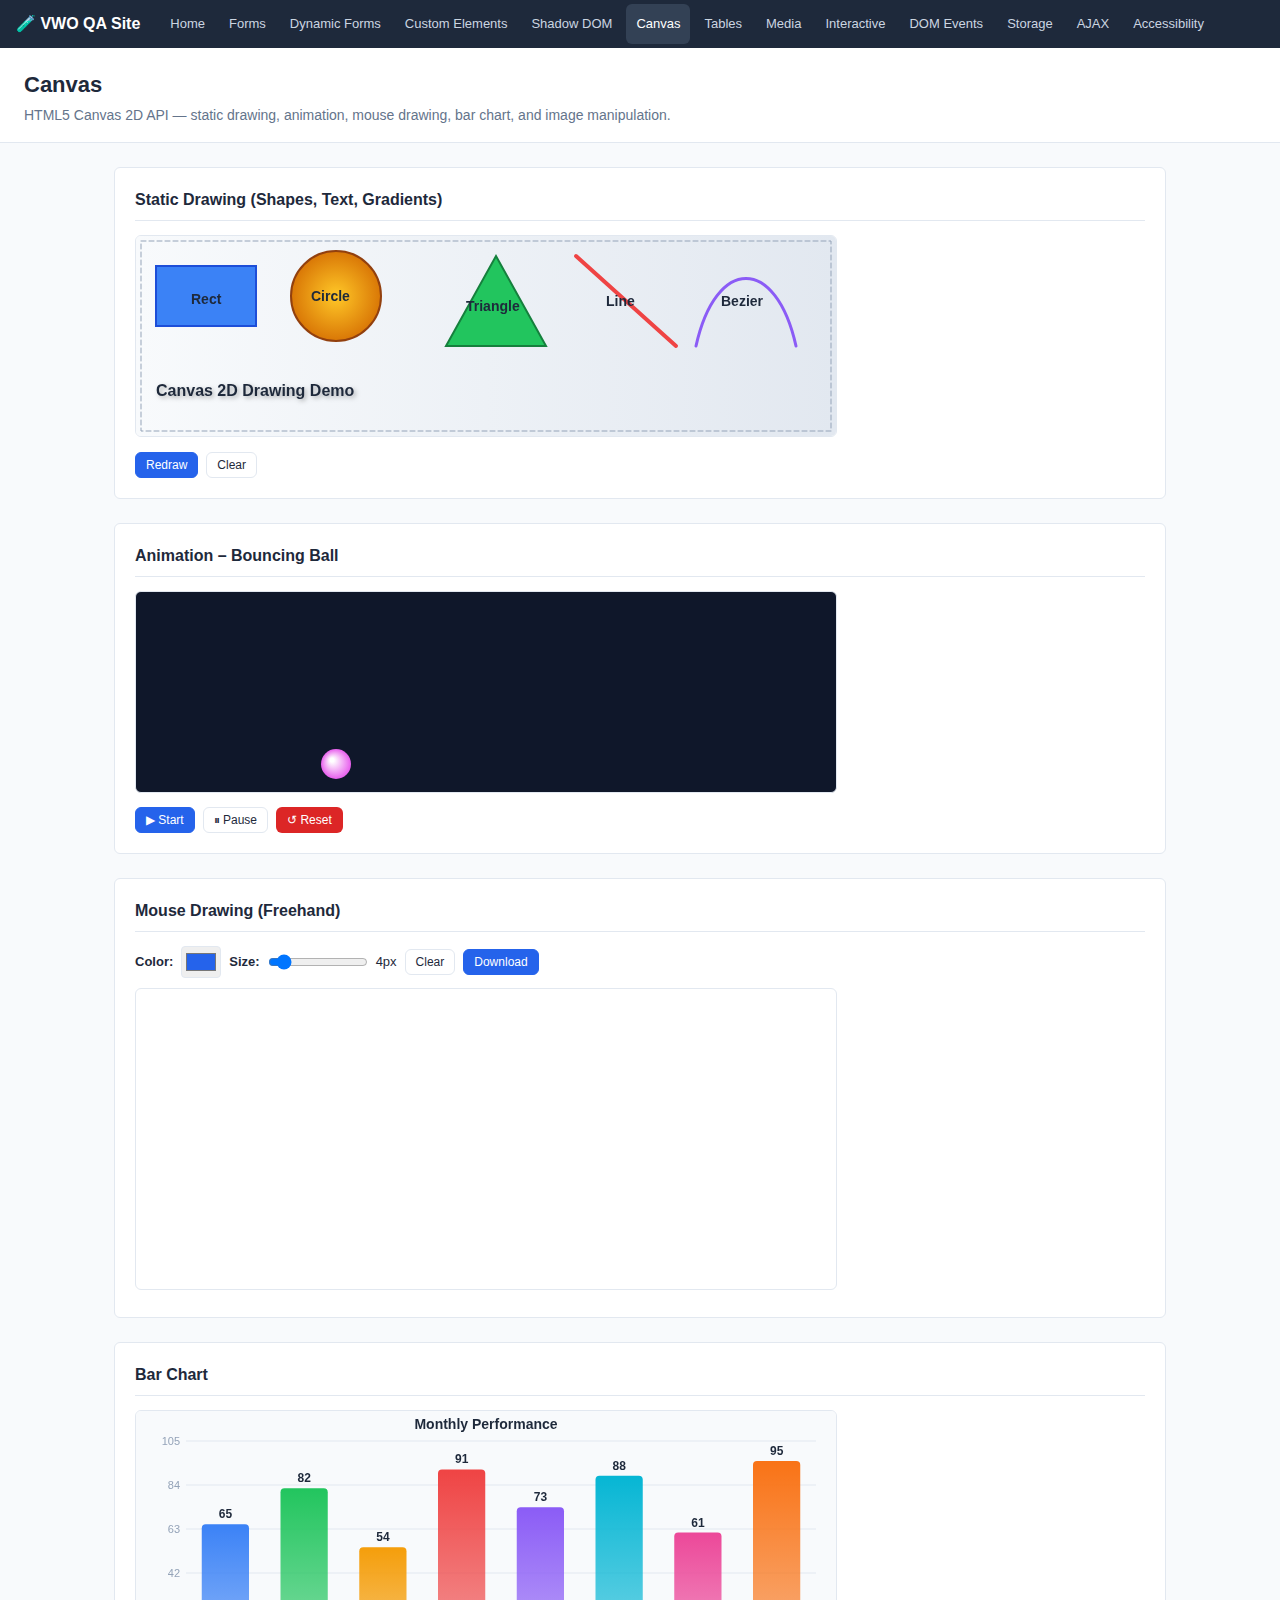
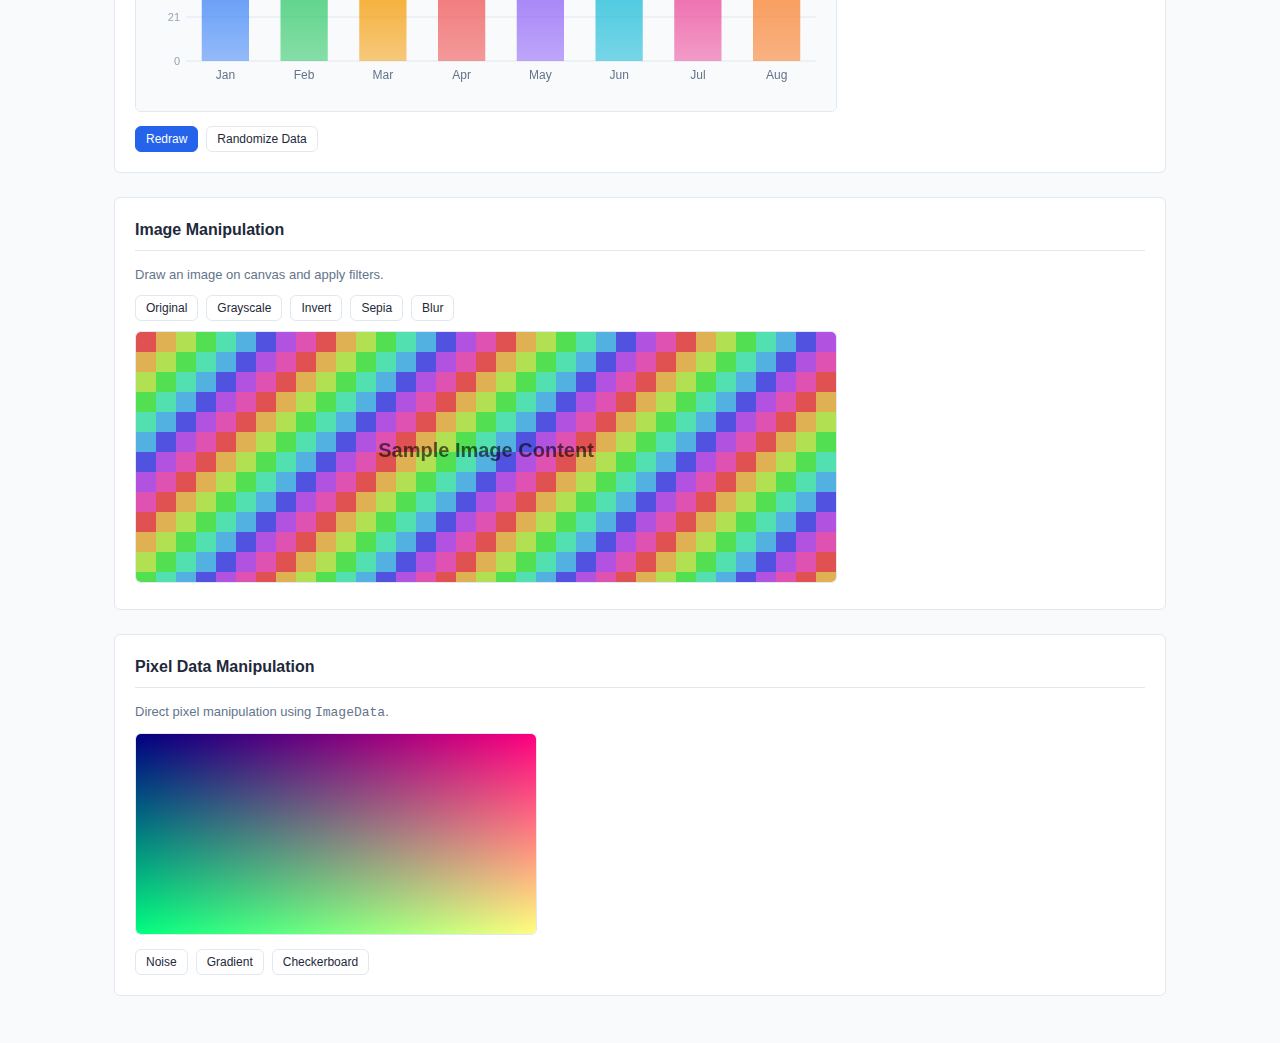
<file: canvas.html>
<!DOCTYPE html>
<html lang="en">

<head>
      <!-- Start VWO Async SmartCode -->
<link rel="preconnect" href="https://dev.visualwebsiteoptimizer.com" />
<script type='text/javascript' id='vwoCode'>
window._vwo_code ||
(function () {
var w=window,
d=document;
var account_id=1185298,
version=2.2,
settings_tolerance=2000,
hide_element='body',
hide_element_style = 'opacity:0 !important;filter:alpha(opacity=0) !important;background:none !important',
f=0;
/* DO NOT EDIT BELOW THIS LINE */
if(f=!1,v=d.querySelector('#vwoCode'),cc={},-1<d.URL.indexOf('__vwo_disable__')||w._vwo_code)return;try{var e=JSON.parse(localStorage.getItem('_vwo_'+account_id+'_config'));cc=e&&'object'==typeof e?e:{}}catch(e){}function r(t){try{return decodeURIComponent(t)}catch(e){return t}}var s=function(){var e={combination:[],combinationChoose:[],split:[],exclude:[],uuid:null,consent:null,optOut:null},t=d.cookie||'';if(!t)return e;for(var n,i,o=/(?:^|;\s*)(?:(_vis_opt_exp_(\d+)_combi=([^;]*))|(_vis_opt_exp_(\d+)_combi_choose=([^;]*))|(_vis_opt_exp_(\d+)_split=([^:;]*))|(_vis_opt_exp_(\d+)_exclude=[^;]*)|(_vis_opt_out=([^;]*))|(_vwo_global_opt_out=[^;]*)|(_vwo_uuid=([^;]*))|(_vwo_consent=([^;]*)))/g;null!==(n=o.exec(t));)try{n[1]?e.combination.push({id:n[2],value:r(n[3])}):n[4]?e.combinationChoose.push({id:n[5],value:r(n[6])}):n[7]?e.split.push({id:n[8],value:r(n[9])}):n[10]?e.exclude.push({id:n[11]}):n[12]?e.optOut=r(n[13]):n[14]?e.optOut=!0:n[15]?e.uuid=r(n[16]):n[17]&&(i=r(n[18]),e.consent=i&&3<=i.length?i.substring(0,3):null)}catch(e){}return e}();function i(){var e=function(){if(w.VWO&&Array.isArray(w.VWO))for(var e=0;e<w.VWO.length;e++){var t=w.VWO[e];if(Array.isArray(t)&&('setVisitorId'===t[0]||'setSessionId'===t[0]))return!0}return!1}(),t='a='+account_id+'&u='+encodeURIComponent(w._vis_opt_url||d.URL)+'&vn='+version+'&ph=1'+('undefined'!=typeof platform?'&p='+platform:'')+'&st='+w.performance.now();e||((n=function(){var e,t=[],n={},i=w.VWO&&w.VWO.appliedCampaigns||{};for(e in i){var o=i[e]&&i[e].v;o&&(t.push(e+'-'+o+'-1'),n[e]=!0)}if(s&&s.combination)for(var r=0;r<s.combination.length;r++){var a=s.combination[r];n[a.id]||t.push(a.id+'-'+a.value)}return t.join('|')}())&&(t+='&c='+n),(n=function(){var e=[],t={};if(s&&s.combinationChoose)for(var n=0;n<s.combinationChoose.length;n++){var i=s.combinationChoose[n];e.push(i.id+'-'+i.value),t[i.id]=!0}if(s&&s.split)for(var o=0;o<s.split.length;o++)t[(i=s.split[o]).id]||e.push(i.id+'-'+i.value);return e.join('|')}())&&(t+='&cc='+n),(n=function(){var e={},t=[];if(w.VWO&&Array.isArray(w.VWO))for(var n=0;n<w.VWO.length;n++){var i=w.VWO[n];if(Array.isArray(i)&&'setVariation'===i[0]&&i[1]&&Array.isArray(i[1]))for(var o=0;o<i[1].length;o++){var r,a=i[1][o];a&&'object'==typeof a&&(r=a.e,a=a.v,r&&a&&(e[r]=a))}}for(r in e)t.push(r+'-'+e[r]);return t.join('|')}())&&(t+='&sv='+n)),s&&s.optOut&&(t+='&o='+s.optOut);var n=function(){var e=[],t={};if(s&&s.exclude)for(var n=0;n<s.exclude.length;n++){var i=s.exclude[n];t[i.id]||(e.push(i.id),t[i.id]=!0)}return e.join('|')}();return n&&(t+='&e='+n),s&&s.uuid&&(t+='&id='+s.uuid),s&&s.consent&&(t+='&consent='+s.consent),w.name&&-1<w.name.indexOf('_vis_preview')&&(t+='&pM=true'),w.VWO&&w.VWO.ed&&(t+='&ed='+w.VWO.ed),t}code={nonce:v&&v.nonce,library_tolerance:function(){return'undefined'!=typeof library_tolerance?library_tolerance:void 0},settings_tolerance:function(){return cc.sT||settings_tolerance},hide_element_style:function(){return'{'+(cc.hES||hide_element_style)+'}'},hide_element:function(){return performance.getEntriesByName('first-contentful-paint')[0]?'':'string'==typeof cc.hE?cc.hE:hide_element},getVersion:function(){return version},finish:function(e){var t;f||(f=!0,(t=d.getElementById('_vis_opt_path_hides'))&&t.parentNode.removeChild(t),e&&((new Image).src='https://dev.visualwebsiteoptimizer.com/ee.gif?a='+account_id+e))},finished:function(){return f},addScript:function(e){var t=d.createElement('script');t.type='text/javascript',e.src?t.src=e.src:t.text=e.text,v&&t.setAttribute('nonce',v.nonce),d.getElementsByTagName('head')[0].appendChild(t)},load:function(e,t){t=t||{};var n=new XMLHttpRequest;n.open('GET',e,!0),n.withCredentials=!t.dSC,n.responseType=t.responseType||'text',n.onload=function(){if(t.onloadCb)return t.onloadCb(n,e);200===n.status?_vwo_code.addScript({text:n.responseText}):_vwo_code.finish('&e=loading_failure:'+e)},n.onerror=function(){if(t.onerrorCb)return t.onerrorCb(e);_vwo_code.finish('&e=loading_failure:'+e)},n.send()},init:function(){var e,t=this.settings_tolerance();w._vwo_settings_timer=setTimeout(function(){_vwo_code.finish()},t),'body'!==this.hide_element()?(n=d.createElement('style'),e=(t=this.hide_element())?t+this.hide_element_style():'',t=d.getElementsByTagName('head')[0],n.setAttribute('id','_vis_opt_path_hides'),v&&n.setAttribute('nonce',v.nonce),n.setAttribute('type','text/css'),n.styleSheet?n.styleSheet.cssText=e:n.appendChild(d.createTextNode(e)),t.appendChild(n)):(n=d.getElementsByTagName('head')[0],(e=d.createElement('div')).style.cssText='z-index: 2147483647 !important;position: fixed !important;left: 0 !important;top: 0 !important;width: 100% !important;height: 100% !important;background: white !important;',e.setAttribute('id','_vis_opt_path_hides'),e.classList.add('_vis_hide_layer'),n.parentNode.insertBefore(e,n.nextSibling));var n='https://dev.visualwebsiteoptimizer.com/j.php?'+i();-1!==w.location.search.indexOf('_vwo_xhr')?this.addScript({src:n}):this.load(n+'&x=true',{l:1})}};w._vwo_code=code;code.init();})();
</script>
<!-- End VWO Async SmartCode -->
    <meta charset="UTF-8">
    <meta name="viewport" content="width=device-width, initial-scale=1.0">
    <title>VWO QA – Canvas</title>
    <link rel="stylesheet" href="styles.css">
</head>

<body>

    <nav class="site-nav">
        <span class="nav-brand">🧪 VWO QA Site</span>
        <a href="index.html">Home</a>
        <a href="forms.html">Forms</a>
        <a href="dynamic-forms.html">Dynamic Forms</a>
        <a href="custom-elements.html">Custom Elements</a>
        <a href="shadow-dom.html">Shadow DOM</a>
        <a href="canvas.html">Canvas</a>
        <a href="tables.html">Tables</a>
        <a href="media.html">Media</a>
        <a href="interactive.html">Interactive</a>
        <a href="dom-events.html">DOM Events</a>
        <a href="storage.html">Storage</a>
        <a href="ajax.html">AJAX</a>
        <a href="accessibility.html">Accessibility</a>
    </nav>

    <div class="page-header">
        <h1>Canvas</h1>
        <p>HTML5 Canvas 2D API — static drawing, animation, mouse drawing, bar chart, and image manipulation.</p>
    </div>

    <main class="content">

        <!-- Static Drawing -->
        <div class="section">
            <h2>Static Drawing (Shapes, Text, Gradients)</h2>
            <canvas id="canvas-static" width="700" height="200"
                style="border:1px solid var(--border);border-radius:var(--radius);max-width:100%"
                data-testid="canvas-static"></canvas>
            <div class="btn-group mt-8">
                <button class="btn btn-primary btn-sm" onclick="drawStatic()">Redraw</button>
                <button class="btn btn-secondary btn-sm" onclick="clearCanvas('canvas-static')">Clear</button>
            </div>
        </div>

        <!-- Animated Canvas -->
        <div class="section">
            <h2>Animation – Bouncing Ball</h2>
            <canvas id="canvas-anim" width="700" height="200"
                style="border:1px solid var(--border);border-radius:var(--radius);max-width:100%;background:#0f172a"
                data-testid="canvas-anim"></canvas>
            <div class="btn-group mt-8">
                <button class="btn btn-primary btn-sm" id="anim-start-btn" onclick="startAnim()">▶ Start</button>
                <button class="btn btn-secondary btn-sm" id="anim-stop-btn" onclick="stopAnim()">⏸ Pause</button>
                <button class="btn btn-danger btn-sm" onclick="resetAnim()">↺ Reset</button>
            </div>
        </div>

        <!-- Mouse Drawing -->
        <div class="section">
            <h2>Mouse Drawing (Freehand)</h2>
            <div class="flex gap-8 flex-wrap items-center" style="margin-bottom:10px">
                <label style="font-size:13px;font-weight:600">Color:</label>
                <input type="color" id="draw-color" value="#2563eb"
                    style="width:40px;height:32px;padding:2px;border:1px solid var(--border);border-radius:4px">
                <label style="font-size:13px;font-weight:600">Size:</label>
                <input type="range" id="draw-size" min="1" max="30" value="4" style="width:100px">
                <span id="draw-size-val" style="font-size:13px">4px</span>
                <button class="btn btn-secondary btn-sm" onclick="clearCanvas('canvas-draw')">Clear</button>
                <button class="btn btn-primary btn-sm" onclick="downloadCanvas()">Download</button>
            </div>
            <canvas id="canvas-draw" width="700" height="300"
                style="border:1px solid var(--border);border-radius:var(--radius);cursor:crosshair;max-width:100%;background:#fff;touch-action:none"
                data-testid="canvas-draw"></canvas>
        </div>

        <!-- Bar Chart -->
        <div class="section">
            <h2>Bar Chart</h2>
            <canvas id="canvas-chart" width="700" height="300"
                style="border:1px solid var(--border);border-radius:var(--radius);max-width:100%"
                data-testid="canvas-chart"></canvas>
            <div class="btn-group mt-8">
                <button class="btn btn-primary btn-sm" onclick="drawChart()">Redraw</button>
                <button class="btn btn-secondary btn-sm" onclick="randomizeChart()">Randomize Data</button>
            </div>
        </div>

        <!-- Image Manipulation -->
        <div class="section">
            <h2>Image Manipulation</h2>
            <p class="text-sm text-muted" style="margin-bottom:10px">Draw an image on canvas and apply filters.</p>
            <div class="btn-group" style="margin-bottom:10px">
                <button class="btn btn-secondary btn-sm" onclick="applyFilter('none')">Original</button>
                <button class="btn btn-secondary btn-sm" onclick="applyFilter('grayscale')">Grayscale</button>
                <button class="btn btn-secondary btn-sm" onclick="applyFilter('invert')">Invert</button>
                <button class="btn btn-secondary btn-sm" onclick="applyFilter('sepia')">Sepia</button>
                <button class="btn btn-secondary btn-sm" onclick="applyFilter('blur')">Blur</button>
            </div>
            <canvas id="canvas-image" width="700" height="250"
                style="border:1px solid var(--border);border-radius:var(--radius);max-width:100%"
                data-testid="canvas-image"></canvas>
        </div>

        <!-- Pixel Manipulation -->
        <div class="section">
            <h2>Pixel Data Manipulation</h2>
            <p class="text-sm text-muted" style="margin-bottom:10px">Direct pixel manipulation using
                <code>ImageData</code>.</p>
            <canvas id="canvas-pixels" width="400" height="200"
                style="border:1px solid var(--border);border-radius:var(--radius)" data-testid="canvas-pixels"></canvas>
            <div class="btn-group mt-8">
                <button class="btn btn-secondary btn-sm" onclick="drawPixelNoise()">Noise</button>
                <button class="btn btn-secondary btn-sm" onclick="drawPixelGradient()">Gradient</button>
                <button class="btn btn-secondary btn-sm" onclick="drawCheckerboard()">Checkerboard</button>
            </div>
        </div>

    </main>

    <script src="main.js"></script>
    <script>
        // ===== Helpers =====
        function getCtx(id) { return document.getElementById(id).getContext('2d'); }
        function clearCanvas(id) {
            const c = document.getElementById(id);
            c.getContext('2d').clearRect(0, 0, c.width, c.height);
        }

        // ===== Static Drawing =====
        function drawStatic() {
            const canvas = document.getElementById('canvas-static');
            const ctx = getCtx('canvas-static');
            ctx.clearRect(0, 0, canvas.width, canvas.height);

            // Background gradient
            const bg = ctx.createLinearGradient(0, 0, canvas.width, 0);
            bg.addColorStop(0, '#f8fafc'); bg.addColorStop(1, '#e2e8f0');
            ctx.fillStyle = bg; ctx.fillRect(0, 0, canvas.width, canvas.height);

            // Rectangle
            ctx.fillStyle = '#3b82f6'; ctx.fillRect(20, 30, 100, 60);
            ctx.strokeStyle = '#1d4ed8'; ctx.lineWidth = 2; ctx.strokeRect(20, 30, 100, 60);

            // Circle
            ctx.beginPath(); ctx.arc(200, 60, 45, 0, Math.PI * 2);
            const radGrad = ctx.createRadialGradient(200, 60, 5, 200, 60, 45);
            radGrad.addColorStop(0, '#fbbf24'); radGrad.addColorStop(1, '#d97706');
            ctx.fillStyle = radGrad; ctx.fill();
            ctx.strokeStyle = '#92400e'; ctx.stroke();

            // Triangle
            ctx.beginPath(); ctx.moveTo(310, 110); ctx.lineTo(360, 20); ctx.lineTo(410, 110); ctx.closePath();
            ctx.fillStyle = '#22c55e'; ctx.fill(); ctx.strokeStyle = '#15803d'; ctx.stroke();

            // Line
            ctx.beginPath(); ctx.moveTo(440, 20); ctx.lineTo(540, 110);
            ctx.strokeStyle = '#ef4444'; ctx.lineWidth = 4; ctx.lineCap = 'round'; ctx.stroke();

            // Bezier curve
            ctx.beginPath(); ctx.moveTo(560, 110); ctx.bezierCurveTo(580, 20, 640, 20, 660, 110);
            ctx.strokeStyle = '#8b5cf6'; ctx.lineWidth = 3; ctx.stroke();

            // Text
            ctx.fillStyle = '#1e293b'; ctx.font = 'bold 14px Arial';
            ctx.fillText('Rect', 55, 68);
            ctx.fillText('Circle', 175, 65);
            ctx.fillText('Triangle', 330, 75);
            ctx.fillText('Line', 470, 70);
            ctx.fillText('Bezier', 585, 70);

            // Shadow text
            ctx.shadowColor = 'rgba(0,0,0,0.3)'; ctx.shadowBlur = 4; ctx.shadowOffsetX = 2; ctx.shadowOffsetY = 2;
            ctx.fillStyle = '#1e293b'; ctx.font = 'bold 16px Arial';
            ctx.fillText('Canvas 2D Drawing Demo', 20, 160);
            ctx.shadowColor = 'transparent';

            // Dashed border
            ctx.setLineDash([5, 3]); ctx.strokeStyle = '#94a3b8'; ctx.lineWidth = 1;
            ctx.strokeRect(5, 5, canvas.width - 10, canvas.height - 10);
            ctx.setLineDash([]);
        }
        drawStatic();

        // ===== Animation =====
        let animFrame, animRunning = false;
        const ball = { x: 50, y: 100, vx: 3, vy: 2, r: 15, color: '#60a5fa' };

        function drawAnimFrame() {
            const canvas = document.getElementById('canvas-anim');
            const ctx = canvas.getContext('2d');
            ctx.clearRect(0, 0, canvas.width, canvas.height);

            // Trail
            ctx.fillStyle = 'rgba(15,23,42,0.3)';
            ctx.fillRect(0, 0, canvas.width, canvas.height);

            // Ball
            ctx.beginPath(); ctx.arc(ball.x, ball.y, ball.r, 0, Math.PI * 2);
            const g = ctx.createRadialGradient(ball.x - 4, ball.y - 4, 2, ball.x, ball.y, ball.r);
            g.addColorStop(0, '#fff'); g.addColorStop(1, ball.color);
            ctx.fillStyle = g; ctx.fill();

            ball.x += ball.vx; ball.y += ball.vy;
            if (ball.x + ball.r > canvas.width || ball.x - ball.r < 0) { ball.vx *= -1; ball.color = `hsl(${Math.random() * 360},80%,65%)`; }
            if (ball.y + ball.r > canvas.height || ball.y - ball.r < 0) { ball.vy *= -1; ball.color = `hsl(${Math.random() * 360},80%,65%)`; }

            if (animRunning) animFrame = requestAnimationFrame(drawAnimFrame);
        }

        function startAnim() { if (!animRunning) { animRunning = true; drawAnimFrame(); } }
        function stopAnim() { animRunning = false; cancelAnimationFrame(animFrame); }
        function resetAnim() { stopAnim(); ball.x = 50; ball.y = 100; ball.vx = 3; ball.vy = 2; clearCanvas('canvas-anim'); }
        startAnim();

        // ===== Mouse Drawing =====
        const drawCanvas = document.getElementById('canvas-draw');
        const drawCtx = drawCanvas.getContext('2d');
        let drawing = false, lastX = 0, lastY = 0;

        function getPos(e) {
            const rect = drawCanvas.getBoundingClientRect();
            const scaleX = drawCanvas.width / rect.width;
            const scaleY = drawCanvas.height / rect.height;
            const clientX = e.touches ? e.touches[0].clientX : e.clientX;
            const clientY = e.touches ? e.touches[0].clientY : e.clientY;
            return { x: (clientX - rect.left) * scaleX, y: (clientY - rect.top) * scaleY };
        }

        drawCanvas.addEventListener('mousedown', e => { drawing = true; const p = getPos(e); lastX = p.x; lastY = p.y; });
        drawCanvas.addEventListener('touchstart', e => { e.preventDefault(); drawing = true; const p = getPos(e); lastX = p.x; lastY = p.y; });
        drawCanvas.addEventListener('mousemove', e => {
            if (!drawing) return;
            const p = getPos(e);
            drawCtx.beginPath();
            drawCtx.moveTo(lastX, lastY); drawCtx.lineTo(p.x, p.y);
            drawCtx.strokeStyle = document.getElementById('draw-color').value;
            drawCtx.lineWidth = document.getElementById('draw-size').value;
            drawCtx.lineCap = 'round'; drawCtx.lineJoin = 'round'; drawCtx.stroke();
            lastX = p.x; lastY = p.y;
        });
        drawCanvas.addEventListener('touchmove', e => { e.preventDefault(); drawCanvas.dispatchEvent(new MouseEvent('mousemove', { clientX: e.touches[0].clientX, clientY: e.touches[0].clientY })); });
        drawCanvas.addEventListener('mouseup', () => drawing = false);
        drawCanvas.addEventListener('touchend', () => drawing = false);
        drawCanvas.addEventListener('mouseleave', () => drawing = false);

        document.getElementById('draw-size').addEventListener('input', function () {
            document.getElementById('draw-size-val').textContent = this.value + 'px';
        });

        function downloadCanvas() {
            const link = document.createElement('a');
            link.download = 'drawing.png';
            link.href = drawCanvas.toDataURL();
            link.click();
        }

        // ===== Bar Chart =====
        let chartData = [
            { label: 'Jan', value: 65 }, { label: 'Feb', value: 82 }, { label: 'Mar', value: 54 },
            { label: 'Apr', value: 91 }, { label: 'May', value: 73 }, { label: 'Jun', value: 88 },
            { label: 'Jul', value: 61 }, { label: 'Aug', value: 95 }
        ];
        const chartColors = ['#3b82f6', '#22c55e', '#f59e0b', '#ef4444', '#8b5cf6', '#06b6d4', '#ec4899', '#f97316'];

        function drawChart() {
            const canvas = document.getElementById('canvas-chart');
            const ctx = canvas.getContext('2d');
            const W = canvas.width, H = canvas.height;
            const pad = { top: 30, right: 20, bottom: 50, left: 50 };
            const chartW = W - pad.left - pad.right;
            const chartH = H - pad.top - pad.bottom;
            const maxVal = Math.max(...chartData.map(d => d.value)) * 1.1;
            const barW = chartW / chartData.length * 0.6;
            const gap = chartW / chartData.length;

            ctx.clearRect(0, 0, W, H);

            // Background
            ctx.fillStyle = '#f8fafc'; ctx.fillRect(0, 0, W, H);

            // Grid lines
            ctx.strokeStyle = '#e2e8f0'; ctx.lineWidth = 1;
            for (let i = 0; i <= 5; i++) {
                const y = pad.top + chartH - (i / 5) * chartH;
                ctx.beginPath(); ctx.moveTo(pad.left, y); ctx.lineTo(W - pad.right, y); ctx.stroke();
                ctx.fillStyle = '#94a3b8'; ctx.font = '11px Arial'; ctx.textAlign = 'right';
                ctx.fillText(Math.round((i / 5) * maxVal), pad.left - 6, y + 4);
            }

            // Bars
            chartData.forEach((d, i) => {
                const x = pad.left + i * gap + (gap - barW) / 2;
                const barH = (d.value / maxVal) * chartH;
                const y = pad.top + chartH - barH;

                const grad = ctx.createLinearGradient(x, y, x, y + barH);
                grad.addColorStop(0, chartColors[i % chartColors.length]);
                grad.addColorStop(1, chartColors[i % chartColors.length] + '88');
                ctx.fillStyle = grad;
                ctx.beginPath();
                ctx.roundRect ? ctx.roundRect(x, y, barW, barH, [4, 4, 0, 0]) : ctx.rect(x, y, barW, barH);
                ctx.fill();

                // Value label
                ctx.fillStyle = '#1e293b'; ctx.font = 'bold 12px Arial'; ctx.textAlign = 'center';
                ctx.fillText(d.value, x + barW / 2, y - 6);

                // X label
                ctx.fillStyle = '#64748b'; ctx.font = '12px Arial';
                ctx.fillText(d.label, x + barW / 2, H - pad.bottom + 18);
            });

            // Title
            ctx.fillStyle = '#1e293b'; ctx.font = 'bold 14px Arial'; ctx.textAlign = 'center';
            ctx.fillText('Monthly Performance', W / 2, 18);
        }
        drawChart();

        function randomizeChart() {
            chartData = chartData.map(d => ({ ...d, value: Math.floor(Math.random() * 80) + 20 }));
            drawChart();
        }

        // ===== Image Manipulation =====
        function drawImageCanvas(filter) {
            const canvas = document.getElementById('canvas-image');
            const ctx = canvas.getContext('2d');
            ctx.clearRect(0, 0, canvas.width, canvas.height);

            // Draw a colorful pattern as "image"
            for (let x = 0; x < canvas.width; x += 20) {
                for (let y = 0; y < canvas.height; y += 20) {
                    ctx.fillStyle = `hsl(${(x + y) * 2 % 360}, 70%, 60%)`;
                    ctx.fillRect(x, y, 20, 20);
                }
            }

            // Add some text
            ctx.fillStyle = 'rgba(0,0,0,0.6)'; ctx.font = 'bold 20px Arial'; ctx.textAlign = 'center';
            ctx.fillText('Sample Image Content', canvas.width / 2, canvas.height / 2);

            if (filter !== 'none') {
                const imageData = ctx.getImageData(0, 0, canvas.width, canvas.height);
                const data = imageData.data;
                for (let i = 0; i < data.length; i += 4) {
                    const r = data[i], g = data[i + 1], b = data[i + 2];
                    if (filter === 'grayscale') {
                        const gray = 0.299 * r + 0.587 * g + 0.114 * b;
                        data[i] = data[i + 1] = data[i + 2] = gray;
                    } else if (filter === 'invert') {
                        data[i] = 255 - r; data[i + 1] = 255 - g; data[i + 2] = 255 - b;
                    } else if (filter === 'sepia') {
                        data[i] = Math.min(255, r * 0.393 + g * 0.769 + b * 0.189);
                        data[i + 1] = Math.min(255, r * 0.349 + g * 0.686 + b * 0.168);
                        data[i + 2] = Math.min(255, r * 0.272 + g * 0.534 + b * 0.131);
                    }
                }
                ctx.putImageData(imageData, 0, 0);
            }

            if (filter === 'blur') {
                ctx.filter = 'blur(4px)';
                const temp = ctx.getImageData(0, 0, canvas.width, canvas.height);
                ctx.clearRect(0, 0, canvas.width, canvas.height);
                ctx.putImageData(temp, 0, 0);
                ctx.filter = 'none';
            }
        }
        function applyFilter(f) { drawImageCanvas(f); }
        drawImageCanvas('none');

        // ===== Pixel Manipulation =====
        function drawPixelNoise() {
            const canvas = document.getElementById('canvas-pixels');
            const ctx = canvas.getContext('2d');
            const imgData = ctx.createImageData(canvas.width, canvas.height);
            for (let i = 0; i < imgData.data.length; i += 4) {
                const v = Math.random() * 255;
                imgData.data[i] = v; imgData.data[i + 1] = v; imgData.data[i + 2] = v; imgData.data[i + 3] = 255;
            }
            ctx.putImageData(imgData, 0, 0);
        }

        function drawPixelGradient() {
            const canvas = document.getElementById('canvas-pixels');
            const ctx = canvas.getContext('2d');
            const imgData = ctx.createImageData(canvas.width, canvas.height);
            for (let y = 0; y < canvas.height; y++) {
                for (let x = 0; x < canvas.width; x++) {
                    const i = (y * canvas.width + x) * 4;
                    imgData.data[i] = (x / canvas.width) * 255;
                    imgData.data[i + 1] = (y / canvas.height) * 255;
                    imgData.data[i + 2] = 128;
                    imgData.data[i + 3] = 255;
                }
            }
            ctx.putImageData(imgData, 0, 0);
        }

        function drawCheckerboard() {
            const canvas = document.getElementById('canvas-pixels');
            const ctx = canvas.getContext('2d');
            const size = 20;
            ctx.clearRect(0, 0, canvas.width, canvas.height);
            for (let y = 0; y < canvas.height; y += size) {
                for (let x = 0; x < canvas.width; x += size) {
                    ctx.fillStyle = ((x / size + y / size) % 2 === 0) ? '#1e293b' : '#f8fafc';
                    ctx.fillRect(x, y, size, size);
                }
            }
        }
        drawPixelGradient();
    </script>
</body>

</html>
</file>
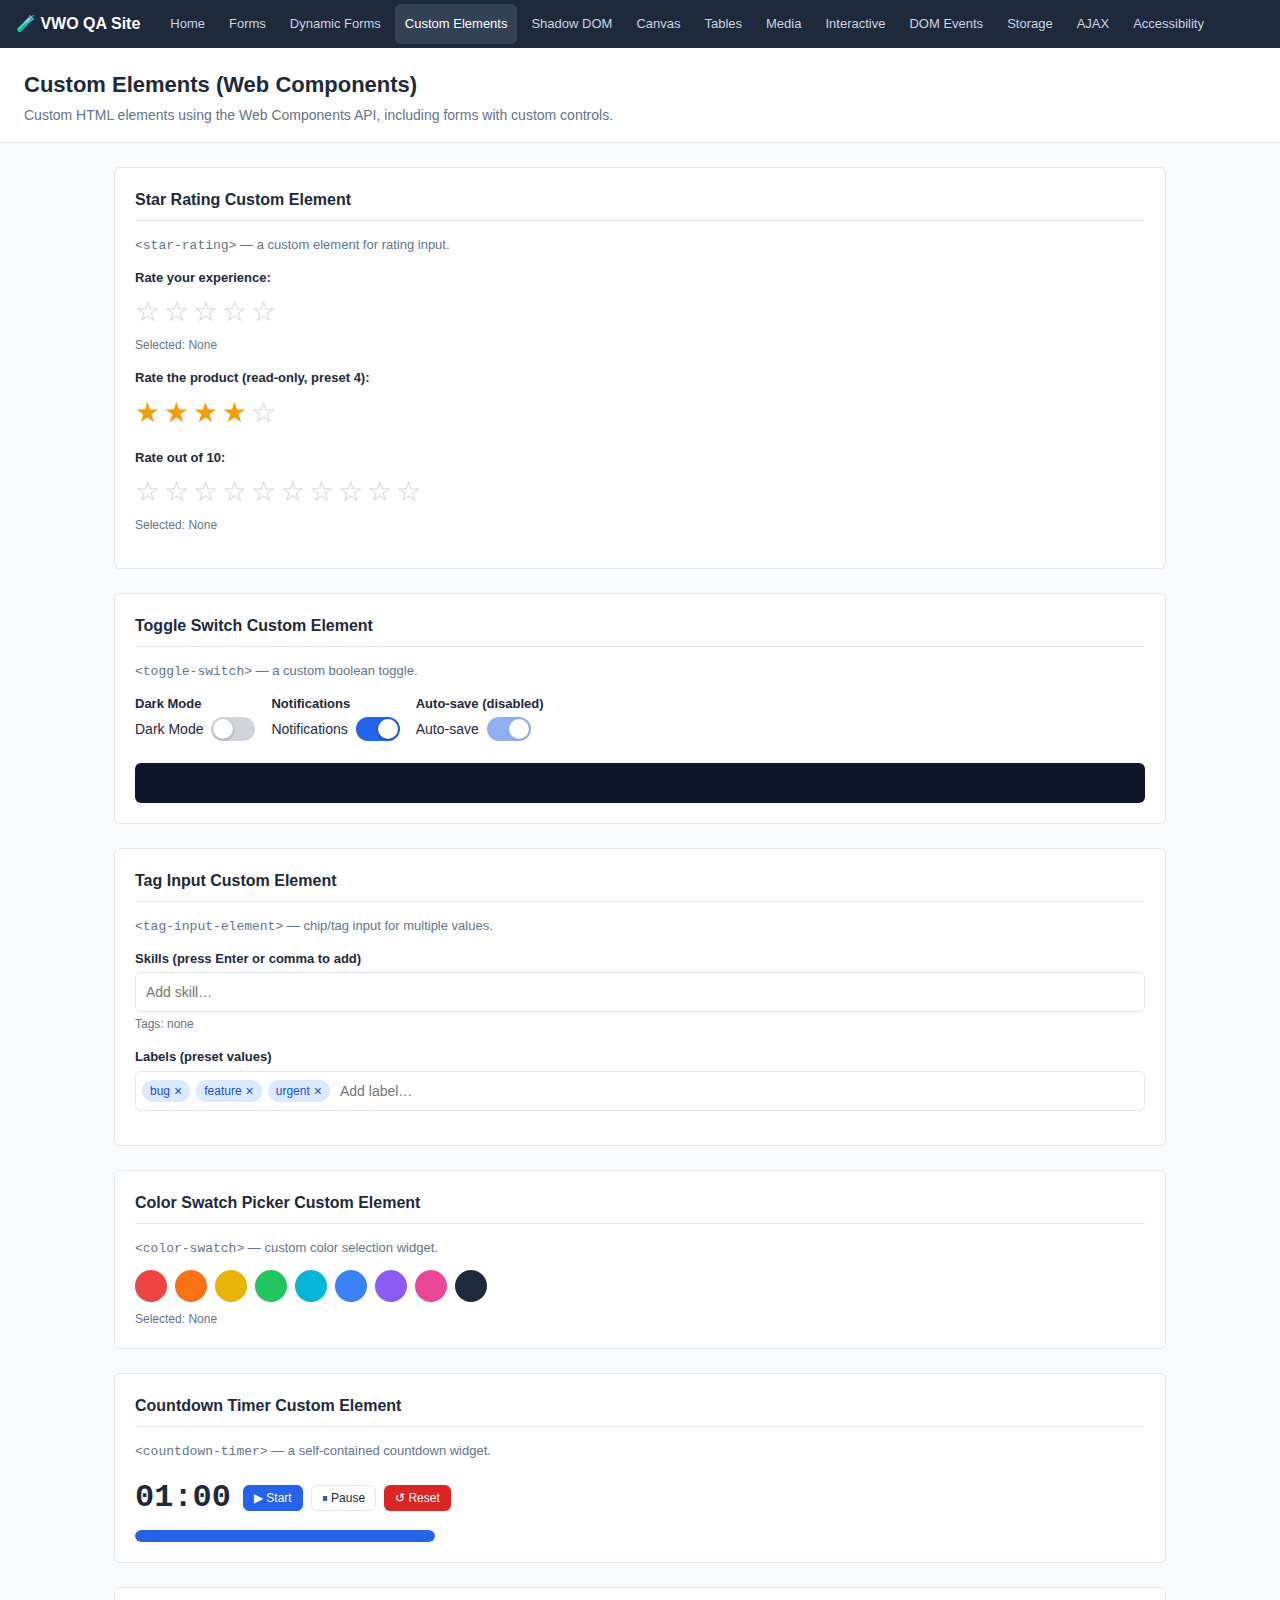
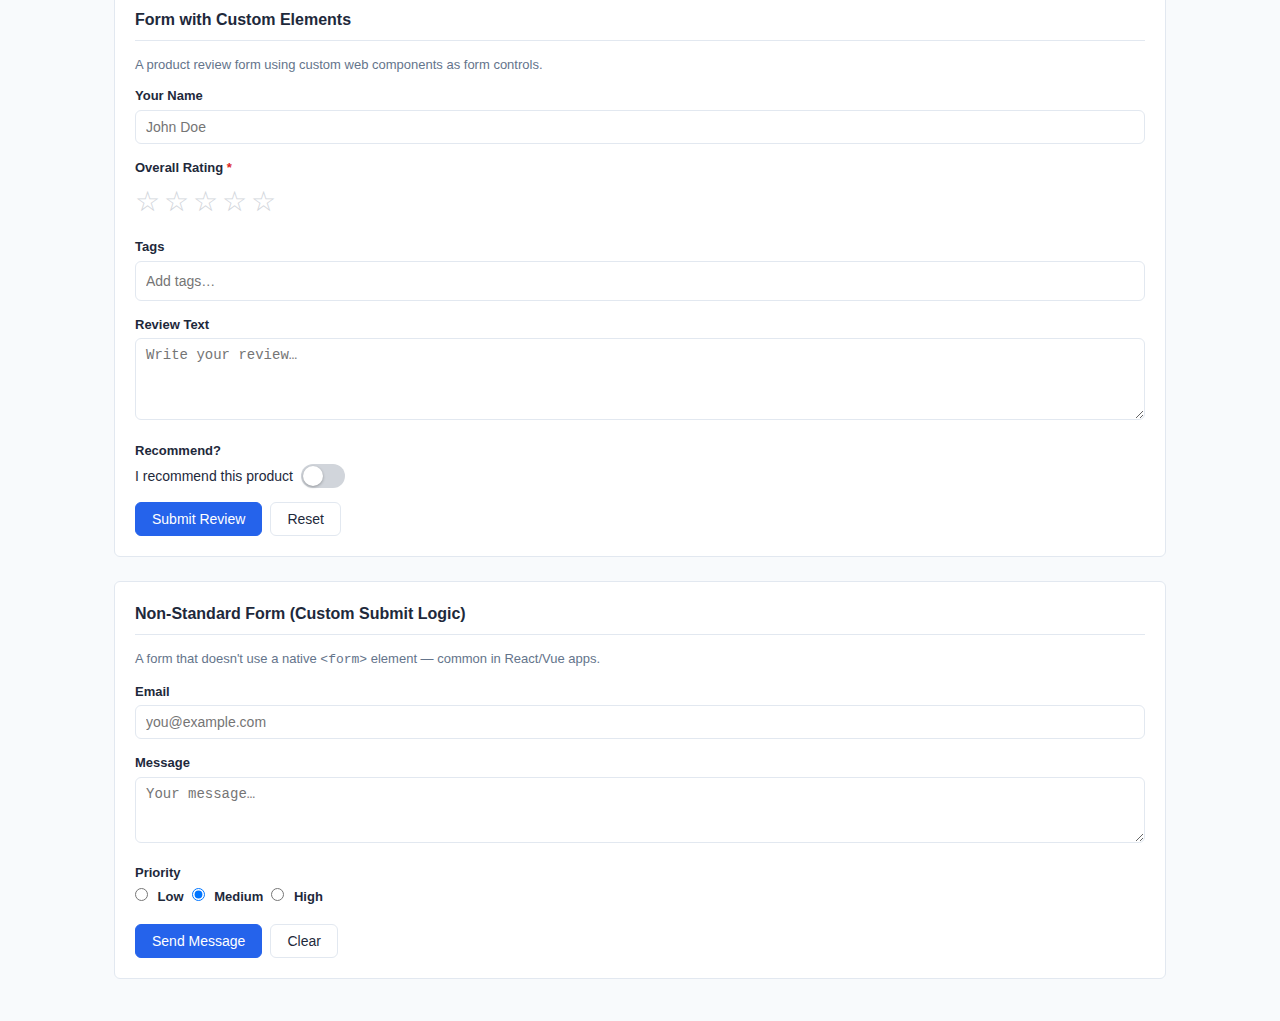
<file: custom-elements.html>
<!DOCTYPE html>
<html lang="en">

<head>
      <!-- Start VWO Async SmartCode -->
<link rel="preconnect" href="https://dev.visualwebsiteoptimizer.com" />
<script type='text/javascript' id='vwoCode'>
window._vwo_code ||
(function () {
var w=window,
d=document;
var account_id=1185298,
version=2.2,
settings_tolerance=2000,
hide_element='body',
hide_element_style = 'opacity:0 !important;filter:alpha(opacity=0) !important;background:none !important',
f=0;
/* DO NOT EDIT BELOW THIS LINE */
if(f=!1,v=d.querySelector('#vwoCode'),cc={},-1<d.URL.indexOf('__vwo_disable__')||w._vwo_code)return;try{var e=JSON.parse(localStorage.getItem('_vwo_'+account_id+'_config'));cc=e&&'object'==typeof e?e:{}}catch(e){}function r(t){try{return decodeURIComponent(t)}catch(e){return t}}var s=function(){var e={combination:[],combinationChoose:[],split:[],exclude:[],uuid:null,consent:null,optOut:null},t=d.cookie||'';if(!t)return e;for(var n,i,o=/(?:^|;\s*)(?:(_vis_opt_exp_(\d+)_combi=([^;]*))|(_vis_opt_exp_(\d+)_combi_choose=([^;]*))|(_vis_opt_exp_(\d+)_split=([^:;]*))|(_vis_opt_exp_(\d+)_exclude=[^;]*)|(_vis_opt_out=([^;]*))|(_vwo_global_opt_out=[^;]*)|(_vwo_uuid=([^;]*))|(_vwo_consent=([^;]*)))/g;null!==(n=o.exec(t));)try{n[1]?e.combination.push({id:n[2],value:r(n[3])}):n[4]?e.combinationChoose.push({id:n[5],value:r(n[6])}):n[7]?e.split.push({id:n[8],value:r(n[9])}):n[10]?e.exclude.push({id:n[11]}):n[12]?e.optOut=r(n[13]):n[14]?e.optOut=!0:n[15]?e.uuid=r(n[16]):n[17]&&(i=r(n[18]),e.consent=i&&3<=i.length?i.substring(0,3):null)}catch(e){}return e}();function i(){var e=function(){if(w.VWO&&Array.isArray(w.VWO))for(var e=0;e<w.VWO.length;e++){var t=w.VWO[e];if(Array.isArray(t)&&('setVisitorId'===t[0]||'setSessionId'===t[0]))return!0}return!1}(),t='a='+account_id+'&u='+encodeURIComponent(w._vis_opt_url||d.URL)+'&vn='+version+'&ph=1'+('undefined'!=typeof platform?'&p='+platform:'')+'&st='+w.performance.now();e||((n=function(){var e,t=[],n={},i=w.VWO&&w.VWO.appliedCampaigns||{};for(e in i){var o=i[e]&&i[e].v;o&&(t.push(e+'-'+o+'-1'),n[e]=!0)}if(s&&s.combination)for(var r=0;r<s.combination.length;r++){var a=s.combination[r];n[a.id]||t.push(a.id+'-'+a.value)}return t.join('|')}())&&(t+='&c='+n),(n=function(){var e=[],t={};if(s&&s.combinationChoose)for(var n=0;n<s.combinationChoose.length;n++){var i=s.combinationChoose[n];e.push(i.id+'-'+i.value),t[i.id]=!0}if(s&&s.split)for(var o=0;o<s.split.length;o++)t[(i=s.split[o]).id]||e.push(i.id+'-'+i.value);return e.join('|')}())&&(t+='&cc='+n),(n=function(){var e={},t=[];if(w.VWO&&Array.isArray(w.VWO))for(var n=0;n<w.VWO.length;n++){var i=w.VWO[n];if(Array.isArray(i)&&'setVariation'===i[0]&&i[1]&&Array.isArray(i[1]))for(var o=0;o<i[1].length;o++){var r,a=i[1][o];a&&'object'==typeof a&&(r=a.e,a=a.v,r&&a&&(e[r]=a))}}for(r in e)t.push(r+'-'+e[r]);return t.join('|')}())&&(t+='&sv='+n)),s&&s.optOut&&(t+='&o='+s.optOut);var n=function(){var e=[],t={};if(s&&s.exclude)for(var n=0;n<s.exclude.length;n++){var i=s.exclude[n];t[i.id]||(e.push(i.id),t[i.id]=!0)}return e.join('|')}();return n&&(t+='&e='+n),s&&s.uuid&&(t+='&id='+s.uuid),s&&s.consent&&(t+='&consent='+s.consent),w.name&&-1<w.name.indexOf('_vis_preview')&&(t+='&pM=true'),w.VWO&&w.VWO.ed&&(t+='&ed='+w.VWO.ed),t}code={nonce:v&&v.nonce,library_tolerance:function(){return'undefined'!=typeof library_tolerance?library_tolerance:void 0},settings_tolerance:function(){return cc.sT||settings_tolerance},hide_element_style:function(){return'{'+(cc.hES||hide_element_style)+'}'},hide_element:function(){return performance.getEntriesByName('first-contentful-paint')[0]?'':'string'==typeof cc.hE?cc.hE:hide_element},getVersion:function(){return version},finish:function(e){var t;f||(f=!0,(t=d.getElementById('_vis_opt_path_hides'))&&t.parentNode.removeChild(t),e&&((new Image).src='https://dev.visualwebsiteoptimizer.com/ee.gif?a='+account_id+e))},finished:function(){return f},addScript:function(e){var t=d.createElement('script');t.type='text/javascript',e.src?t.src=e.src:t.text=e.text,v&&t.setAttribute('nonce',v.nonce),d.getElementsByTagName('head')[0].appendChild(t)},load:function(e,t){t=t||{};var n=new XMLHttpRequest;n.open('GET',e,!0),n.withCredentials=!t.dSC,n.responseType=t.responseType||'text',n.onload=function(){if(t.onloadCb)return t.onloadCb(n,e);200===n.status?_vwo_code.addScript({text:n.responseText}):_vwo_code.finish('&e=loading_failure:'+e)},n.onerror=function(){if(t.onerrorCb)return t.onerrorCb(e);_vwo_code.finish('&e=loading_failure:'+e)},n.send()},init:function(){var e,t=this.settings_tolerance();w._vwo_settings_timer=setTimeout(function(){_vwo_code.finish()},t),'body'!==this.hide_element()?(n=d.createElement('style'),e=(t=this.hide_element())?t+this.hide_element_style():'',t=d.getElementsByTagName('head')[0],n.setAttribute('id','_vis_opt_path_hides'),v&&n.setAttribute('nonce',v.nonce),n.setAttribute('type','text/css'),n.styleSheet?n.styleSheet.cssText=e:n.appendChild(d.createTextNode(e)),t.appendChild(n)):(n=d.getElementsByTagName('head')[0],(e=d.createElement('div')).style.cssText='z-index: 2147483647 !important;position: fixed !important;left: 0 !important;top: 0 !important;width: 100% !important;height: 100% !important;background: white !important;',e.setAttribute('id','_vis_opt_path_hides'),e.classList.add('_vis_hide_layer'),n.parentNode.insertBefore(e,n.nextSibling));var n='https://dev.visualwebsiteoptimizer.com/j.php?'+i();-1!==w.location.search.indexOf('_vwo_xhr')?this.addScript({src:n}):this.load(n+'&x=true',{l:1})}};w._vwo_code=code;code.init();})();
</script>
<!-- End VWO Async SmartCode -->
    <meta charset="UTF-8">
    <meta name="viewport" content="width=device-width, initial-scale=1.0">
    <title>VWO QA – Custom Elements</title>
    <link rel="stylesheet" href="styles.css">
</head>

<body>

    <nav class="site-nav">
        <span class="nav-brand">🧪 VWO QA Site</span>
        <a href="index.html">Home</a>
        <a href="forms.html">Forms</a>
        <a href="dynamic-forms.html">Dynamic Forms</a>
        <a href="custom-elements.html">Custom Elements</a>
        <a href="shadow-dom.html">Shadow DOM</a>
        <a href="canvas.html">Canvas</a>
        <a href="tables.html">Tables</a>
        <a href="media.html">Media</a>
        <a href="interactive.html">Interactive</a>
        <a href="dom-events.html">DOM Events</a>
        <a href="storage.html">Storage</a>
        <a href="ajax.html">AJAX</a>
        <a href="accessibility.html">Accessibility</a>
    </nav>

    <div class="page-header">
        <h1>Custom Elements (Web Components)</h1>
        <p>Custom HTML elements using the Web Components API, including forms with custom controls.</p>
    </div>

    <main class="content">

        <!-- Star Rating -->
        <div class="section">
            <h2>Star Rating Custom Element</h2>
            <p class="text-sm text-muted" style="margin-bottom:12px"><code>&lt;star-rating&gt;</code> — a custom element
                for rating input.</p>
            <div class="form-group">
                <label>Rate your experience:</label>
                <star-rating id="rating-1" value="0" max="5" data-testid="star-rating-1"></star-rating>
                <div class="form-hint">Selected: <span id="rating-1-val">None</span></div>
            </div>
            <div class="form-group">
                <label>Rate the product (read-only, preset 4):</label>
                <star-rating id="rating-2" value="4" max="5" readonly data-testid="star-rating-2"></star-rating>
            </div>
            <div class="form-group">
                <label>Rate out of 10:</label>
                <star-rating id="rating-3" value="0" max="10" data-testid="star-rating-3"></star-rating>
                <div class="form-hint">Selected: <span id="rating-3-val">None</span></div>
            </div>
        </div>

        <!-- Toggle Switch -->
        <div class="section">
            <h2>Toggle Switch Custom Element</h2>
            <p class="text-sm text-muted" style="margin-bottom:12px"><code>&lt;toggle-switch&gt;</code> — a custom
                boolean toggle.</p>
            <div class="flex gap-16 flex-wrap">
                <div class="form-group">
                    <label>Dark Mode</label>
                    <toggle-switch id="toggle-darkmode" label="Dark Mode" checked="false"
                        data-testid="toggle-darkmode"></toggle-switch>
                </div>
                <div class="form-group">
                    <label>Notifications</label>
                    <toggle-switch id="toggle-notif" label="Notifications" checked="true"
                        data-testid="toggle-notif"></toggle-switch>
                </div>
                <div class="form-group">
                    <label>Auto-save (disabled)</label>
                    <toggle-switch id="toggle-autosave" label="Auto-save" checked="true" disabled
                        data-testid="toggle-autosave"></toggle-switch>
                </div>
            </div>
            <div id="toggle-log" class="output-box mt-8" style="min-height:40px"></div>
        </div>

        <!-- Tag Input -->
        <div class="section">
            <h2>Tag Input Custom Element</h2>
            <p class="text-sm text-muted" style="margin-bottom:12px"><code>&lt;tag-input-element&gt;</code> — chip/tag
                input for multiple values.</p>
            <div class="form-group">
                <label>Skills (press Enter or comma to add)</label>
                <tag-input-element id="tag-skills" placeholder="Add skill…"
                    data-testid="tag-skills"></tag-input-element>
                <div class="form-hint">Tags: <span id="tag-skills-val">none</span></div>
            </div>
            <div class="form-group">
                <label>Labels (preset values)</label>
                <tag-input-element id="tag-labels" placeholder="Add label…" initial-tags="bug,feature,urgent"
                    data-testid="tag-labels"></tag-input-element>
            </div>
        </div>

        <!-- Color Swatch Picker -->
        <div class="section">
            <h2>Color Swatch Picker Custom Element</h2>
            <p class="text-sm text-muted" style="margin-bottom:12px"><code>&lt;color-swatch&gt;</code> — custom color
                selection widget.</p>
            <color-swatch id="color-picker-1" data-testid="color-swatch-1"></color-swatch>
            <div class="form-hint mt-8">Selected: <span id="color-swatch-val">None</span></div>
        </div>

        <!-- Countdown Timer -->
        <div class="section">
            <h2>Countdown Timer Custom Element</h2>
            <p class="text-sm text-muted" style="margin-bottom:12px"><code>&lt;countdown-timer&gt;</code> — a
                self-contained countdown widget.</p>
            <countdown-timer id="timer-1" seconds="60" data-testid="countdown-timer-1"></countdown-timer>
        </div>

        <!-- Form with Custom Elements -->
        <div class="section">
            <h2>Form with Custom Elements</h2>
            <p class="text-sm text-muted" style="margin-bottom:12px">A product review form using custom web components
                as form controls.</p>
            <form id="custom-form" novalidate>
                <div class="form-group">
                    <label for="review-name">Your Name</label>
                    <input type="text" id="review-name" name="name" required placeholder="John Doe"
                        data-testid="review-name">
                </div>
                <div class="form-group">
                    <label>Overall Rating <span style="color:var(--danger)">*</span></label>
                    <star-rating id="review-rating" name="rating" value="0" max="5"
                        data-testid="review-rating"></star-rating>
                    <input type="hidden" id="review-rating-hidden" name="rating" value="0">
                    <span class="form-error" id="err-review-rating" style="display:none">Please select a rating.</span>
                </div>
                <div class="form-group">
                    <label>Tags</label>
                    <tag-input-element id="review-tags" name="tags" placeholder="Add tags…"
                        data-testid="review-tags"></tag-input-element>
                </div>
                <div class="form-group">
                    <label for="review-text">Review Text</label>
                    <textarea id="review-text" name="review" rows="4" placeholder="Write your review…"
                        data-testid="review-text"></textarea>
                </div>
                <div class="form-group">
                    <label>Recommend?</label>
                    <toggle-switch id="review-recommend" name="recommend" label="I recommend this product"
                        checked="false" data-testid="review-recommend"></toggle-switch>
                </div>
                <div class="btn-group">
                    <button type="submit" class="btn btn-primary" id="custom-form-submit">Submit Review</button>
                    <button type="reset" class="btn btn-secondary">Reset</button>
                </div>
                <div id="custom-form-result" class="output-box mt-8" style="display:none"></div>
            </form>
        </div>

        <!-- Non-standard Form -->
        <div class="section">
            <h2>Non-Standard Form (Custom Submit Logic)</h2>
            <p class="text-sm text-muted" style="margin-bottom:12px">A form that doesn't use a native
                <code>&lt;form&gt;</code> element — common in React/Vue apps.</p>
            <div id="non-standard-form" role="form" aria-label="Non-standard form">
                <div class="form-group">
                    <label for="ns-email">Email</label>
                    <input type="email" id="ns-email" placeholder="you@example.com" data-testid="ns-email">
                </div>
                <div class="form-group">
                    <label for="ns-message">Message</label>
                    <textarea id="ns-message" rows="3" placeholder="Your message…" data-testid="ns-message"></textarea>
                </div>
                <div class="form-group">
                    <label>Priority</label>
                    <div class="flex gap-8">
                        <label><input type="radio" name="ns-priority" value="low" id="ns-low"
                                data-testid="ns-priority-low"> Low</label>
                        <label><input type="radio" name="ns-priority" value="medium" id="ns-medium" checked
                                data-testid="ns-priority-medium"> Medium</label>
                        <label><input type="radio" name="ns-priority" value="high" id="ns-high"
                                data-testid="ns-priority-high"> High</label>
                    </div>
                </div>
                <div class="btn-group">
                    <button type="button" class="btn btn-primary" id="ns-submit-btn" onclick="submitNonStandard()">Send
                        Message</button>
                    <button type="button" class="btn btn-secondary" onclick="clearNonStandard()">Clear</button>
                </div>
                <div id="ns-result" class="output-box mt-8" style="display:none"></div>
            </div>
        </div>

    </main>

    <script src="main.js"></script>
    <script>
        // ===== Star Rating Web Component =====
        class StarRating extends HTMLElement {
            constructor() {
                super();
                this._value = 0;
                this._max = 5;
                this._readonly = false;
            }
            connectedCallback() {
                this._value = parseInt(this.getAttribute('value') || 0);
                this._max = parseInt(this.getAttribute('max') || 5);
                this._readonly = this.hasAttribute('readonly');
                this.render();
            }
            render() {
                this.innerHTML = '';
                for (let i = 1; i <= this._max; i++) {
                    const star = document.createElement('span');
                    star.textContent = i <= this._value ? '★' : '☆';
                    star.style.color = i <= this._value ? '#f59e0b' : '#d1d5db';
                    star.style.cursor = this._readonly ? 'default' : 'pointer';
                    star.dataset.val = i;
                    if (!this._readonly) {
                        star.addEventListener('click', () => this.setValue(i));
                        star.addEventListener('mouseenter', () => this.highlight(i));
                        star.addEventListener('mouseleave', () => this.render());
                    }
                    this.appendChild(star);
                }
            }
            highlight(n) {
                [...this.children].forEach((s, i) => {
                    s.textContent = i < n ? '★' : '☆';
                    s.style.color = i < n ? '#f59e0b' : '#d1d5db';
                });
            }
            setValue(n) {
                this._value = n;
                this.setAttribute('value', n);
                this.render();
                this.dispatchEvent(new CustomEvent('change', { detail: { value: n }, bubbles: true }));
            }
            get value() { return this._value; }
        }
        customElements.define('star-rating', StarRating);

        // ===== Toggle Switch Web Component =====
        class ToggleSwitch extends HTMLElement {
            constructor() {
                super();
                this._checked = false;
                this._disabled = false;
            }
            connectedCallback() {
                this._checked = this.getAttribute('checked') === 'true';
                this._disabled = this.hasAttribute('disabled');
                this.render();
            }
            render() {
                const label = this.getAttribute('label') || '';
                this.innerHTML = `
      <span style="font-size:14px">${label}</span>
      <div class="ts-track" style="
        width:44px;height:24px;border-radius:12px;
        background:${this._checked ? 'var(--primary)' : '#d1d5db'};
        position:relative;cursor:${this._disabled ? 'not-allowed' : 'pointer'};
        transition:background 0.2s;opacity:${this._disabled ? '0.5' : '1'}
      ">
        <div style="
          width:20px;height:20px;border-radius:50%;background:#fff;
          position:absolute;top:2px;
          left:${this._checked ? '22px' : '2px'};
          transition:left 0.2s;box-shadow:0 1px 3px rgba(0,0,0,0.3)
        "></div>
      </div>`;
                if (!this._disabled) {
                    this.querySelector('.ts-track').addEventListener('click', () => {
                        this._checked = !this._checked;
                        this.setAttribute('checked', this._checked);
                        this.render();
                        this.dispatchEvent(new CustomEvent('change', { detail: { checked: this._checked }, bubbles: true }));
                    });
                }
            }
            get checked() { return this._checked; }
        }
        customElements.define('toggle-switch', ToggleSwitch);

        // ===== Tag Input Web Component =====
        class TagInputElement extends HTMLElement {
            constructor() {
                super();
                this._tags = [];
            }
            connectedCallback() {
                const initial = this.getAttribute('initial-tags');
                if (initial) this._tags = initial.split(',').map(t => t.trim()).filter(Boolean);
                this.render();
            }
            render() {
                const placeholder = this.getAttribute('placeholder') || 'Add tag…';
                this.innerHTML = `
      <div style="display:flex;flex-wrap:wrap;gap:6px;padding:6px;border:1px solid var(--border);border-radius:var(--radius);min-height:40px;align-items:center;background:var(--surface)">
        ${this._tags.map((t, i) => `
          <span style="background:#dbeafe;color:#1d4ed8;padding:2px 8px;border-radius:99px;font-size:12px;display:flex;align-items:center;gap:4px">
            ${t}
            <button type="button" data-idx="${i}" style="background:none;border:none;cursor:pointer;color:#1d4ed8;font-size:14px;line-height:1;padding:0">×</button>
          </span>`).join('')}
        <input type="text" placeholder="${placeholder}" style="border:none;outline:none;font-size:14px;flex:1;min-width:100px;padding:2px 4px">
      </div>`;
                this.querySelector('input').addEventListener('keydown', e => {
                    if (e.key === 'Enter' || e.key === ',') {
                        e.preventDefault();
                        const val = e.target.value.trim().replace(/,$/, '');
                        if (val && !this._tags.includes(val)) {
                            this._tags.push(val);
                            this.render();
                            this.dispatchEvent(new CustomEvent('change', { detail: { tags: this._tags }, bubbles: true }));
                        }
                    } else if (e.key === 'Backspace' && !e.target.value && this._tags.length) {
                        this._tags.pop();
                        this.render();
                    }
                });
                this.querySelectorAll('[data-idx]').forEach(btn => {
                    btn.addEventListener('click', () => {
                        this._tags.splice(parseInt(btn.dataset.idx), 1);
                        this.render();
                        this.dispatchEvent(new CustomEvent('change', { detail: { tags: this._tags }, bubbles: true }));
                    });
                });
            }
            get tags() { return this._tags; }
        }
        customElements.define('tag-input-element', TagInputElement);

        // ===== Color Swatch Web Component =====
        class ColorSwatch extends HTMLElement {
            connectedCallback() {
                const colors = ['#ef4444', '#f97316', '#eab308', '#22c55e', '#06b6d4', '#3b82f6', '#8b5cf6', '#ec4899', '#1e293b', '#ffffff'];
                this._selected = null;
                this.innerHTML = `<div style="display:flex;gap:8px;flex-wrap:wrap">
      ${colors.map(c => `<div data-color="${c}" style="width:32px;height:32px;border-radius:50%;background:${c};cursor:pointer;border:2px solid transparent;transition:transform 0.1s" title="${c}"></div>`).join('')}
    </div>`;
                this.querySelectorAll('[data-color]').forEach(el => {
                    el.addEventListener('click', () => {
                        this.querySelectorAll('[data-color]').forEach(e => e.style.border = '2px solid transparent');
                        el.style.border = '2px solid var(--text)';
                        el.style.transform = 'scale(1.2)';
                        this._selected = el.dataset.color;
                        document.getElementById('color-swatch-val').textContent = this._selected;
                        this.dispatchEvent(new CustomEvent('change', { detail: { color: this._selected }, bubbles: true }));
                    });
                });
            }
        }
        customElements.define('color-swatch', ColorSwatch);

        // ===== Countdown Timer Web Component =====
        class CountdownTimer extends HTMLElement {
            connectedCallback() {
                this._seconds = parseInt(this.getAttribute('seconds') || 60);
                this._remaining = this._seconds;
                this._running = false;
                this.render();
            }
            render() {
                const m = Math.floor(this._remaining / 60).toString().padStart(2, '0');
                const s = (this._remaining % 60).toString().padStart(2, '0');
                this.innerHTML = `
      <div style="display:flex;align-items:center;gap:12px">
        <div style="font-size:32px;font-family:monospace;font-weight:bold;color:${this._remaining <= 10 ? 'var(--danger)' : 'var(--text)'}">${m}:${s}</div>
        <div class="btn-group" style="margin:0">
          <button class="btn btn-primary btn-sm" id="ct-start">▶ Start</button>
          <button class="btn btn-secondary btn-sm" id="ct-pause">⏸ Pause</button>
          <button class="btn btn-danger btn-sm" id="ct-reset">↺ Reset</button>
        </div>
      </div>
      <div class="progress-bar-wrap mt-8" style="max-width:300px">
        <div class="progress-bar-fill" style="width:${(this._remaining / this._seconds) * 100}%"></div>
      </div>`;
                this.querySelector('#ct-start').addEventListener('click', () => this.start());
                this.querySelector('#ct-pause').addEventListener('click', () => this.pause());
                this.querySelector('#ct-reset').addEventListener('click', () => this.reset());
            }
            start() {
                if (this._running || this._remaining <= 0) return;
                this._running = true;
                this._interval = setInterval(() => {
                    this._remaining--;
                    this.render();
                    if (this._remaining <= 0) { clearInterval(this._interval); this._running = false; this.dispatchEvent(new CustomEvent('complete', { bubbles: true })); }
                }, 1000);
            }
            pause() { clearInterval(this._interval); this._running = false; }
            reset() { this.pause(); this._remaining = this._seconds; this.render(); }
        }
        customElements.define('countdown-timer', CountdownTimer);

        // ===== Event listeners =====
        document.getElementById('rating-1').addEventListener('change', e => {
            document.getElementById('rating-1-val').textContent = e.detail.value + ' / 5';
        });
        document.getElementById('rating-3').addEventListener('change', e => {
            document.getElementById('rating-3-val').textContent = e.detail.value + ' / 10';
        });

        document.querySelectorAll('toggle-switch').forEach(t => {
            t.addEventListener('change', e => {
                logToBox('toggle-log', `Toggle "${t.getAttribute('label')}" changed to: ${e.detail.checked}`, 'info');
            });
        });

        document.getElementById('tag-skills').addEventListener('change', e => {
            document.getElementById('tag-skills-val').textContent = e.detail.tags.join(', ') || 'none';
        });

        // Review rating sync
        document.getElementById('review-rating').addEventListener('change', e => {
            document.getElementById('review-rating-hidden').value = e.detail.value;
        });

        // Custom form submit
        document.getElementById('custom-form').addEventListener('submit', function (e) {
            e.preventDefault();
            const rating = parseInt(document.getElementById('review-rating-hidden').value);
            if (!rating) {
                document.getElementById('err-review-rating').style.display = 'block';
                return;
            }
            document.getElementById('err-review-rating').style.display = 'none';
            const data = {
                name: document.getElementById('review-name').value,
                rating,
                tags: document.getElementById('review-tags').tags,
                review: document.getElementById('review-text').value,
                recommend: document.getElementById('review-recommend').checked
            };
            const res = document.getElementById('custom-form-result');
            res.style.display = 'block';
            res.textContent = JSON.stringify(data, null, 2);
        });

        // Non-standard form
        function submitNonStandard() {
            const data = {
                email: document.getElementById('ns-email').value,
                message: document.getElementById('ns-message').value,
                priority: document.querySelector('input[name="ns-priority"]:checked')?.value
            };
            const res = document.getElementById('ns-result');
            res.style.display = 'block';
            res.textContent = JSON.stringify(data, null, 2);
        }
        function clearNonStandard() {
            document.getElementById('ns-email').value = '';
            document.getElementById('ns-message').value = '';
            document.getElementById('ns-result').style.display = 'none';
        }
    </script>
</body>

</html>
</file>
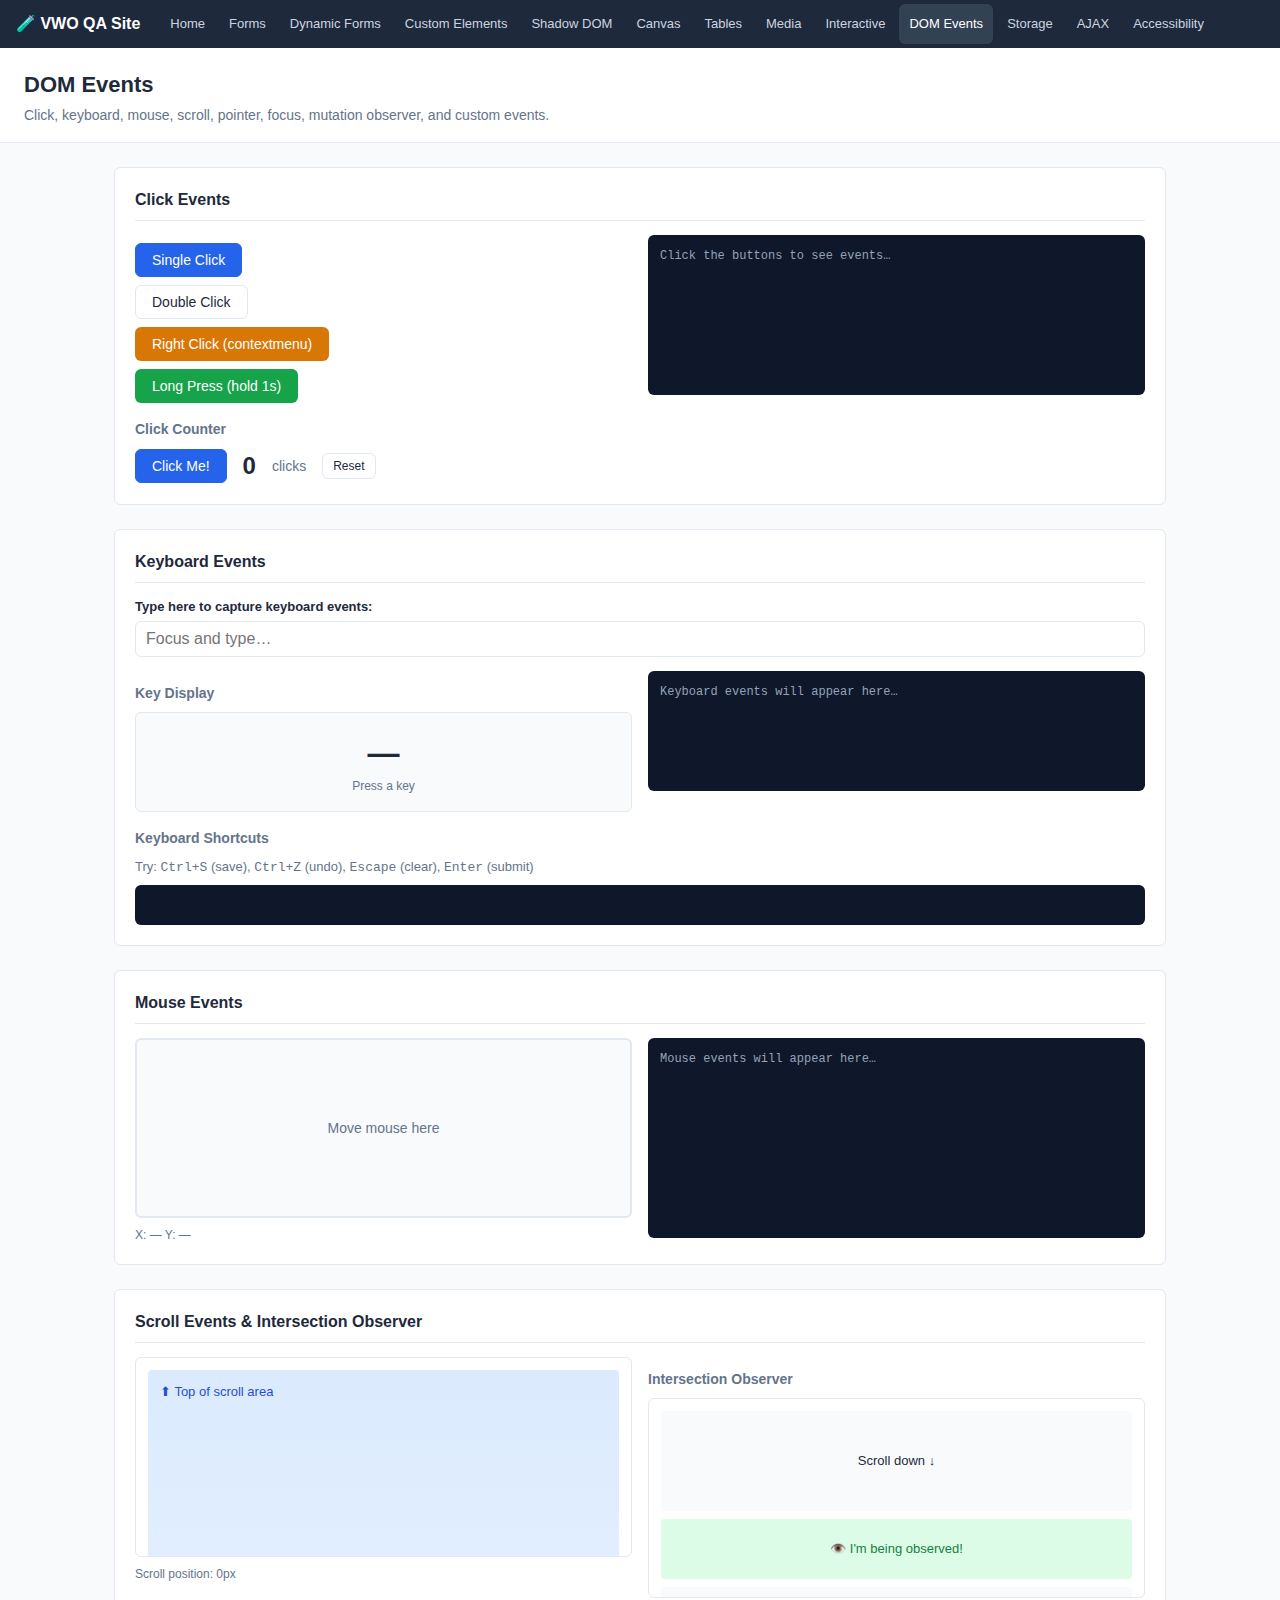
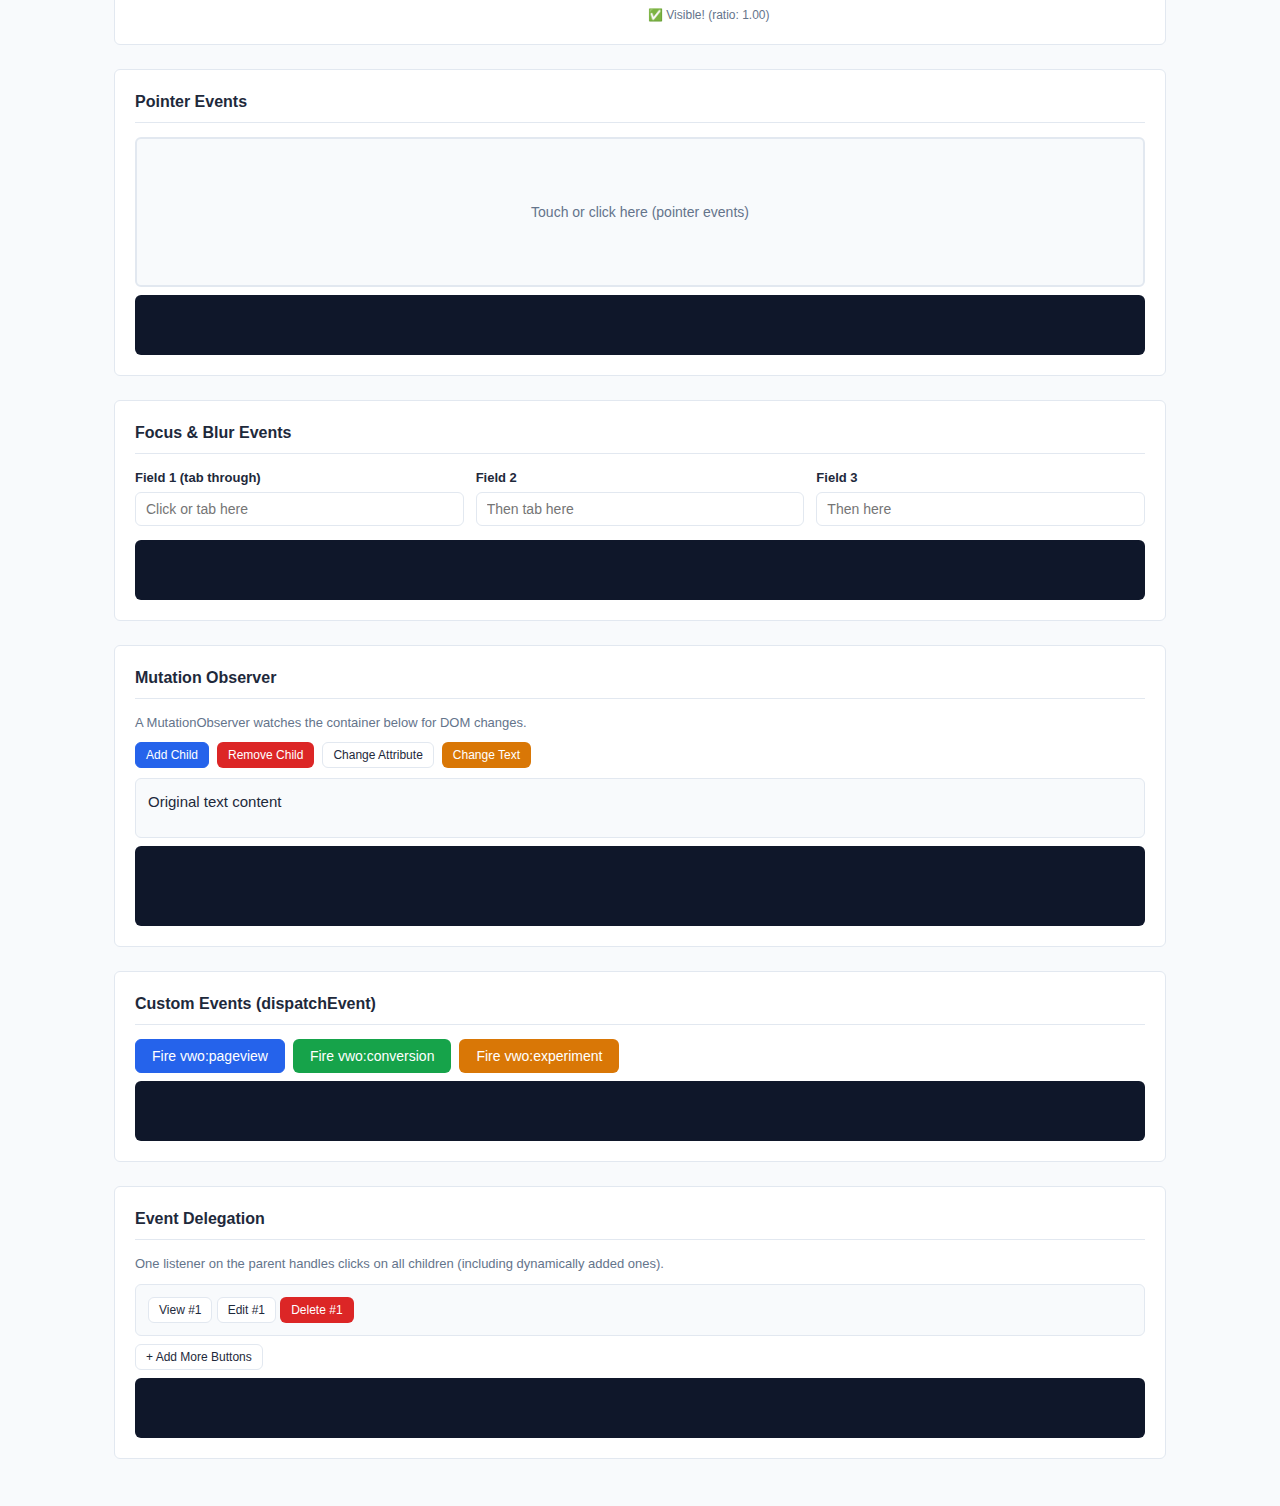
<file: dom-events.html>
<!DOCTYPE html>
<html lang="en">

<head>
      <!-- Start VWO Async SmartCode -->
<link rel="preconnect" href="https://dev.visualwebsiteoptimizer.com" />
<script type='text/javascript' id='vwoCode'>
window._vwo_code ||
(function () {
var w=window,
d=document;
var account_id=1185298,
version=2.2,
settings_tolerance=2000,
hide_element='body',
hide_element_style = 'opacity:0 !important;filter:alpha(opacity=0) !important;background:none !important',
f=0;
/* DO NOT EDIT BELOW THIS LINE */
if(f=!1,v=d.querySelector('#vwoCode'),cc={},-1<d.URL.indexOf('__vwo_disable__')||w._vwo_code)return;try{var e=JSON.parse(localStorage.getItem('_vwo_'+account_id+'_config'));cc=e&&'object'==typeof e?e:{}}catch(e){}function r(t){try{return decodeURIComponent(t)}catch(e){return t}}var s=function(){var e={combination:[],combinationChoose:[],split:[],exclude:[],uuid:null,consent:null,optOut:null},t=d.cookie||'';if(!t)return e;for(var n,i,o=/(?:^|;\s*)(?:(_vis_opt_exp_(\d+)_combi=([^;]*))|(_vis_opt_exp_(\d+)_combi_choose=([^;]*))|(_vis_opt_exp_(\d+)_split=([^:;]*))|(_vis_opt_exp_(\d+)_exclude=[^;]*)|(_vis_opt_out=([^;]*))|(_vwo_global_opt_out=[^;]*)|(_vwo_uuid=([^;]*))|(_vwo_consent=([^;]*)))/g;null!==(n=o.exec(t));)try{n[1]?e.combination.push({id:n[2],value:r(n[3])}):n[4]?e.combinationChoose.push({id:n[5],value:r(n[6])}):n[7]?e.split.push({id:n[8],value:r(n[9])}):n[10]?e.exclude.push({id:n[11]}):n[12]?e.optOut=r(n[13]):n[14]?e.optOut=!0:n[15]?e.uuid=r(n[16]):n[17]&&(i=r(n[18]),e.consent=i&&3<=i.length?i.substring(0,3):null)}catch(e){}return e}();function i(){var e=function(){if(w.VWO&&Array.isArray(w.VWO))for(var e=0;e<w.VWO.length;e++){var t=w.VWO[e];if(Array.isArray(t)&&('setVisitorId'===t[0]||'setSessionId'===t[0]))return!0}return!1}(),t='a='+account_id+'&u='+encodeURIComponent(w._vis_opt_url||d.URL)+'&vn='+version+'&ph=1'+('undefined'!=typeof platform?'&p='+platform:'')+'&st='+w.performance.now();e||((n=function(){var e,t=[],n={},i=w.VWO&&w.VWO.appliedCampaigns||{};for(e in i){var o=i[e]&&i[e].v;o&&(t.push(e+'-'+o+'-1'),n[e]=!0)}if(s&&s.combination)for(var r=0;r<s.combination.length;r++){var a=s.combination[r];n[a.id]||t.push(a.id+'-'+a.value)}return t.join('|')}())&&(t+='&c='+n),(n=function(){var e=[],t={};if(s&&s.combinationChoose)for(var n=0;n<s.combinationChoose.length;n++){var i=s.combinationChoose[n];e.push(i.id+'-'+i.value),t[i.id]=!0}if(s&&s.split)for(var o=0;o<s.split.length;o++)t[(i=s.split[o]).id]||e.push(i.id+'-'+i.value);return e.join('|')}())&&(t+='&cc='+n),(n=function(){var e={},t=[];if(w.VWO&&Array.isArray(w.VWO))for(var n=0;n<w.VWO.length;n++){var i=w.VWO[n];if(Array.isArray(i)&&'setVariation'===i[0]&&i[1]&&Array.isArray(i[1]))for(var o=0;o<i[1].length;o++){var r,a=i[1][o];a&&'object'==typeof a&&(r=a.e,a=a.v,r&&a&&(e[r]=a))}}for(r in e)t.push(r+'-'+e[r]);return t.join('|')}())&&(t+='&sv='+n)),s&&s.optOut&&(t+='&o='+s.optOut);var n=function(){var e=[],t={};if(s&&s.exclude)for(var n=0;n<s.exclude.length;n++){var i=s.exclude[n];t[i.id]||(e.push(i.id),t[i.id]=!0)}return e.join('|')}();return n&&(t+='&e='+n),s&&s.uuid&&(t+='&id='+s.uuid),s&&s.consent&&(t+='&consent='+s.consent),w.name&&-1<w.name.indexOf('_vis_preview')&&(t+='&pM=true'),w.VWO&&w.VWO.ed&&(t+='&ed='+w.VWO.ed),t}code={nonce:v&&v.nonce,library_tolerance:function(){return'undefined'!=typeof library_tolerance?library_tolerance:void 0},settings_tolerance:function(){return cc.sT||settings_tolerance},hide_element_style:function(){return'{'+(cc.hES||hide_element_style)+'}'},hide_element:function(){return performance.getEntriesByName('first-contentful-paint')[0]?'':'string'==typeof cc.hE?cc.hE:hide_element},getVersion:function(){return version},finish:function(e){var t;f||(f=!0,(t=d.getElementById('_vis_opt_path_hides'))&&t.parentNode.removeChild(t),e&&((new Image).src='https://dev.visualwebsiteoptimizer.com/ee.gif?a='+account_id+e))},finished:function(){return f},addScript:function(e){var t=d.createElement('script');t.type='text/javascript',e.src?t.src=e.src:t.text=e.text,v&&t.setAttribute('nonce',v.nonce),d.getElementsByTagName('head')[0].appendChild(t)},load:function(e,t){t=t||{};var n=new XMLHttpRequest;n.open('GET',e,!0),n.withCredentials=!t.dSC,n.responseType=t.responseType||'text',n.onload=function(){if(t.onloadCb)return t.onloadCb(n,e);200===n.status?_vwo_code.addScript({text:n.responseText}):_vwo_code.finish('&e=loading_failure:'+e)},n.onerror=function(){if(t.onerrorCb)return t.onerrorCb(e);_vwo_code.finish('&e=loading_failure:'+e)},n.send()},init:function(){var e,t=this.settings_tolerance();w._vwo_settings_timer=setTimeout(function(){_vwo_code.finish()},t),'body'!==this.hide_element()?(n=d.createElement('style'),e=(t=this.hide_element())?t+this.hide_element_style():'',t=d.getElementsByTagName('head')[0],n.setAttribute('id','_vis_opt_path_hides'),v&&n.setAttribute('nonce',v.nonce),n.setAttribute('type','text/css'),n.styleSheet?n.styleSheet.cssText=e:n.appendChild(d.createTextNode(e)),t.appendChild(n)):(n=d.getElementsByTagName('head')[0],(e=d.createElement('div')).style.cssText='z-index: 2147483647 !important;position: fixed !important;left: 0 !important;top: 0 !important;width: 100% !important;height: 100% !important;background: white !important;',e.setAttribute('id','_vis_opt_path_hides'),e.classList.add('_vis_hide_layer'),n.parentNode.insertBefore(e,n.nextSibling));var n='https://dev.visualwebsiteoptimizer.com/j.php?'+i();-1!==w.location.search.indexOf('_vwo_xhr')?this.addScript({src:n}):this.load(n+'&x=true',{l:1})}};w._vwo_code=code;code.init();})();
</script>
<!-- End VWO Async SmartCode -->
    <meta charset="UTF-8">
    <meta name="viewport" content="width=device-width, initial-scale=1.0">
    <title>VWO QA – DOM Events</title>
    <link rel="stylesheet" href="styles.css">
</head>

<body>

    <nav class="site-nav">
        <span class="nav-brand">🧪 VWO QA Site</span>
        <a href="index.html">Home</a>
        <a href="forms.html">Forms</a>
        <a href="dynamic-forms.html">Dynamic Forms</a>
        <a href="custom-elements.html">Custom Elements</a>
        <a href="shadow-dom.html">Shadow DOM</a>
        <a href="canvas.html">Canvas</a>
        <a href="tables.html">Tables</a>
        <a href="media.html">Media</a>
        <a href="interactive.html">Interactive</a>
        <a href="dom-events.html">DOM Events</a>
        <a href="storage.html">Storage</a>
        <a href="ajax.html">AJAX</a>
        <a href="accessibility.html">Accessibility</a>
    </nav>

    <div class="page-header">
        <h1>DOM Events</h1>
        <p>Click, keyboard, mouse, scroll, pointer, focus, mutation observer, and custom events.</p>
    </div>

    <main class="content">

        <!-- Click Events -->
        <div class="section">
            <h2>Click Events</h2>
            <div class="grid-2">
                <div>
                    <div class="btn-group" style="flex-direction:column;align-items:flex-start">
                        <button class="btn btn-primary" id="btn-click" data-testid="btn-click">Single Click</button>
                        <button class="btn btn-secondary" id="btn-dblclick" data-testid="btn-dblclick">Double
                            Click</button>
                        <button class="btn btn-warning" id="btn-rightclick" data-testid="btn-rightclick">Right Click
                            (contextmenu)</button>
                        <button class="btn btn-success" id="btn-longpress" data-testid="btn-longpress">Long Press (hold
                            1s)</button>
                    </div>
                </div>
                <div>
                    <div class="output-box" id="click-events-log" style="height:160px">Click the buttons to see events…
                    </div>
                </div>
            </div>
            <div class="mt-16">
                <h3>Click Counter</h3>
                <div class="flex gap-16 items-center flex-wrap">
                    <button class="btn btn-primary" id="counter-btn" data-testid="counter-btn">Click Me!</button>
                    <span style="font-size:24px;font-weight:bold" id="click-count">0</span>
                    <span style="font-size:14px;color:var(--text-muted)">clicks</span>
                    <button class="btn btn-secondary btn-sm"
                        onclick="document.getElementById('click-count').textContent='0'">Reset</button>
                </div>
            </div>
        </div>

        <!-- Keyboard Events -->
        <div class="section">
            <h2>Keyboard Events</h2>
            <div class="form-group">
                <label for="keyboard-input">Type here to capture keyboard events:</label>
                <input type="text" id="keyboard-input" placeholder="Focus and type…" data-testid="keyboard-input"
                    style="font-size:16px">
            </div>
            <div class="grid-2">
                <div>
                    <h3>Key Display</h3>
                    <div id="key-display"
                        style="background:var(--bg);border:1px solid var(--border);border-radius:var(--radius);padding:16px;text-align:center;min-height:80px">
                        <div style="font-size:32px;font-weight:bold" id="key-char">—</div>
                        <div style="font-size:12px;color:var(--text-muted)" id="key-info">Press a key</div>
                    </div>
                </div>
                <div>
                    <div class="output-box" id="keyboard-log" style="height:120px">Keyboard events will appear here…
                    </div>
                </div>
            </div>
            <div class="mt-16">
                <h3>Keyboard Shortcuts</h3>
                <p class="text-sm text-muted">Try: <kbd>Ctrl+S</kbd> (save), <kbd>Ctrl+Z</kbd> (undo), <kbd>Escape</kbd>
                    (clear), <kbd>Enter</kbd> (submit)</p>
                <div id="shortcut-log" class="output-box mt-8" style="min-height:40px"></div>
            </div>
        </div>

        <!-- Mouse Events -->
        <div class="section">
            <h2>Mouse Events</h2>
            <div class="grid-2">
                <div>
                    <div id="mouse-zone"
                        style="background:var(--bg);border:2px solid var(--border);border-radius:var(--radius);height:180px;display:flex;align-items:center;justify-content:center;font-size:14px;color:var(--text-muted);cursor:crosshair;position:relative;overflow:hidden"
                        data-testid="mouse-zone">
                        Move mouse here
                        <div id="mouse-cursor-dot"
                            style="position:absolute;width:10px;height:10px;border-radius:50%;background:var(--primary);pointer-events:none;transform:translate(-50%,-50%);display:none">
                        </div>
                    </div>
                    <div id="mouse-coords" class="form-hint mt-8">X: — Y: —</div>
                </div>
                <div>
                    <div class="output-box" id="mouse-events-log" style="height:200px">Mouse events will appear here…
                    </div>
                </div>
            </div>
        </div>

        <!-- Scroll Events -->
        <div class="section">
            <h2>Scroll Events &amp; Intersection Observer</h2>
            <div class="grid-2">
                <div>
                    <div id="scroll-box"
                        style="height:200px;overflow-y:auto;border:1px solid var(--border);border-radius:var(--radius);padding:12px"
                        data-testid="scroll-box">
                        <div
                            style="height:600px;background:linear-gradient(to bottom,#dbeafe,#eff6ff);border-radius:4px;display:flex;flex-direction:column;justify-content:space-between;padding:12px">
                            <span style="font-size:13px;color:#1d4ed8">⬆ Top of scroll area</span>
                            <span style="font-size:13px;color:#1d4ed8;text-align:center">Middle</span>
                            <span style="font-size:13px;color:#1d4ed8;text-align:right">⬇ Bottom</span>
                        </div>
                    </div>
                    <div id="scroll-info" class="form-hint mt-8">Scroll position: 0px</div>
                </div>
                <div>
                    <h3>Intersection Observer</h3>
                    <div style="height:200px;overflow-y:auto;border:1px solid var(--border);border-radius:var(--radius);padding:12px"
                        id="io-container" data-testid="io-container">
                        <div
                            style="height:100px;background:var(--bg);border-radius:4px;margin-bottom:8px;display:flex;align-items:center;justify-content:center;font-size:13px">
                            Scroll down ↓</div>
                        <div id="io-target"
                            style="height:60px;background:#dbeafe;border-radius:4px;display:flex;align-items:center;justify-content:center;font-size:13px;color:#1d4ed8;transition:background 0.3s"
                            data-testid="io-target">
                            👁️ I'm being observed!
                        </div>
                        <div
                            style="height:100px;background:var(--bg);border-radius:4px;margin-top:8px;display:flex;align-items:center;justify-content:center;font-size:13px">
                            More content below</div>
                    </div>
                    <div id="io-status" class="form-hint mt-8">Not yet visible</div>
                </div>
            </div>
        </div>

        <!-- Pointer Events -->
        <div class="section">
            <h2>Pointer Events</h2>
            <div id="pointer-zone"
                style="background:var(--bg);border:2px solid var(--border);border-radius:var(--radius);height:150px;display:flex;align-items:center;justify-content:center;font-size:14px;color:var(--text-muted);touch-action:none"
                data-testid="pointer-zone">
                Touch or click here (pointer events)
            </div>
            <div class="output-box mt-8" id="pointer-log" style="min-height:60px"></div>
        </div>

        <!-- Focus / Blur Events -->
        <div class="section">
            <h2>Focus &amp; Blur Events</h2>
            <div class="form-row">
                <div class="form-group">
                    <label for="focus-input-1">Field 1 (tab through)</label>
                    <input type="text" id="focus-input-1" placeholder="Click or tab here" data-testid="focus-input-1">
                </div>
                <div class="form-group">
                    <label for="focus-input-2">Field 2</label>
                    <input type="text" id="focus-input-2" placeholder="Then tab here" data-testid="focus-input-2">
                </div>
                <div class="form-group">
                    <label for="focus-input-3">Field 3</label>
                    <input type="text" id="focus-input-3" placeholder="Then here" data-testid="focus-input-3">
                </div>
            </div>
            <div class="output-box" id="focus-log" style="min-height:60px"></div>
        </div>

        <!-- Mutation Observer -->
        <div class="section">
            <h2>Mutation Observer</h2>
            <p class="text-sm text-muted" style="margin-bottom:10px">A MutationObserver watches the container below for
                DOM changes.</p>
            <div class="btn-group" style="margin-bottom:10px">
                <button class="btn btn-primary btn-sm" onclick="mutAddChild()">Add Child</button>
                <button class="btn btn-danger btn-sm" onclick="mutRemoveChild()">Remove Child</button>
                <button class="btn btn-secondary btn-sm" onclick="mutChangeAttr()">Change Attribute</button>
                <button class="btn btn-warning btn-sm" onclick="mutChangeText()">Change Text</button>
            </div>
            <div id="mutation-target"
                style="background:var(--bg);border:1px solid var(--border);border-radius:var(--radius);padding:12px;min-height:60px"
                data-testid="mutation-target" data-custom-attr="initial">
                <span id="mutation-text">Original text content</span>
            </div>
            <div class="output-box mt-8" id="mutation-log" style="min-height:80px"></div>
        </div>

        <!-- Custom Events -->
        <div class="section">
            <h2>Custom Events (dispatchEvent)</h2>
            <div class="btn-group">
                <button class="btn btn-primary" id="dispatch-btn-1"
                    onclick="fireCustomEvent('vwo:pageview', { page: '/home', user: 'test-user' })">Fire
                    vwo:pageview</button>
                <button class="btn btn-success" id="dispatch-btn-2"
                    onclick="fireCustomEvent('vwo:conversion', { goal: 'signup', value: 99 })">Fire
                    vwo:conversion</button>
                <button class="btn btn-warning" id="dispatch-btn-3"
                    onclick="fireCustomEvent('vwo:experiment', { id: 'exp-123', variant: 'B' })">Fire
                    vwo:experiment</button>
            </div>
            <div class="output-box mt-8" id="custom-event-log" style="min-height:60px"></div>
        </div>

        <!-- Event Delegation -->
        <div class="section">
            <h2>Event Delegation</h2>
            <p class="text-sm text-muted" style="margin-bottom:10px">One listener on the parent handles clicks on all
                children (including dynamically added ones).</p>
            <div id="delegation-parent"
                style="background:var(--bg);border:1px solid var(--border);border-radius:var(--radius);padding:12px"
                data-testid="delegation-parent">
                <button class="btn btn-secondary btn-sm" data-action="view" data-id="1">View #1</button>
                <button class="btn btn-secondary btn-sm" data-action="edit" data-id="1">Edit #1</button>
                <button class="btn btn-danger btn-sm" data-action="delete" data-id="1">Delete #1</button>
            </div>
            <div class="btn-group mt-8">
                <button class="btn btn-secondary btn-sm" onclick="addDelegatedButtons()">+ Add More Buttons</button>
            </div>
            <div class="output-box mt-8" id="delegation-log" style="min-height:60px"></div>
        </div>

    </main>

    <script src="main.js"></script>
    <script>
        // ===== Click Events =====
        let clickCount = 0;
        document.getElementById('btn-click').addEventListener('click', () => logToBox('click-events-log', 'click event fired', 'success'));
        document.getElementById('btn-dblclick').addEventListener('dblclick', () => logToBox('click-events-log', 'dblclick event fired', 'success'));
        document.getElementById('btn-rightclick').addEventListener('contextmenu', e => { e.preventDefault(); logToBox('click-events-log', 'contextmenu event fired', 'info'); });

        let longPressTimer;
        const longPressBtn = document.getElementById('btn-longpress');
        longPressBtn.addEventListener('mousedown', () => {
            longPressTimer = setTimeout(() => logToBox('click-events-log', 'Long press detected (1000ms)!', 'success'), 1000);
        });
        longPressBtn.addEventListener('mouseup', () => clearTimeout(longPressTimer));
        longPressBtn.addEventListener('mouseleave', () => clearTimeout(longPressTimer));

        document.getElementById('counter-btn').addEventListener('click', () => {
            clickCount++;
            document.getElementById('click-count').textContent = clickCount;
        });

        // ===== Keyboard Events =====
        const keyInput = document.getElementById('keyboard-input');
        keyInput.addEventListener('keydown', e => {
            document.getElementById('key-char').textContent = e.key === ' ' ? 'Space' : e.key;
            document.getElementById('key-info').textContent = `Code: ${e.code} | keyCode: ${e.keyCode} | Ctrl: ${e.ctrlKey} | Shift: ${e.shiftKey}`;
            logToBox('keyboard-log', `keydown: "${e.key}" (${e.code})`, 'info');
        });
        keyInput.addEventListener('keyup', e => logToBox('keyboard-log', `keyup: "${e.key}"`, ''));
        keyInput.addEventListener('input', e => logToBox('keyboard-log', `input: value="${e.target.value}"`, 'success'));

        document.addEventListener('keydown', e => {
            if (e.ctrlKey && e.key === 's') { e.preventDefault(); logToBox('shortcut-log', 'Ctrl+S: Save triggered', 'success'); }
            if (e.ctrlKey && e.key === 'z') { e.preventDefault(); logToBox('shortcut-log', 'Ctrl+Z: Undo triggered', 'info'); }
            if (e.key === 'Escape') { logToBox('shortcut-log', 'Escape: Clear/Cancel triggered', 'info'); }
            if (e.key === 'Enter' && e.target === keyInput) { logToBox('shortcut-log', 'Enter: Submit triggered', 'success'); }
        });

        // ===== Mouse Events =====
        const mouseZone = document.getElementById('mouse-zone');
        const dot = document.getElementById('mouse-cursor-dot');
        mouseZone.addEventListener('mousemove', e => {
            const rect = mouseZone.getBoundingClientRect();
            const x = Math.round(e.clientX - rect.left), y = Math.round(e.clientY - rect.top);
            dot.style.display = 'block'; dot.style.left = x + 'px'; dot.style.top = y + 'px';
            document.getElementById('mouse-coords').textContent = `X: ${x} Y: ${y} | Buttons: ${e.buttons}`;
        });
        mouseZone.addEventListener('mouseenter', () => logToBox('mouse-events-log', 'mouseenter', 'info'));
        mouseZone.addEventListener('mouseleave', () => { dot.style.display = 'none'; logToBox('mouse-events-log', 'mouseleave', 'info'); });
        mouseZone.addEventListener('click', e => logToBox('mouse-events-log', `click at (${Math.round(e.offsetX)}, ${Math.round(e.offsetY)})`, 'success'));
        mouseZone.addEventListener('mousedown', e => logToBox('mouse-events-log', `mousedown button:${e.button}`, ''));
        mouseZone.addEventListener('mouseup', e => logToBox('mouse-events-log', `mouseup button:${e.button}`, ''));

        // ===== Scroll Events =====
        document.getElementById('scroll-box').addEventListener('scroll', function () {
            document.getElementById('scroll-info').textContent = `Scroll position: ${Math.round(this.scrollTop)}px / ${this.scrollHeight - this.clientHeight}px`;
        });

        const ioObserver = new IntersectionObserver(entries => {
            const entry = entries[0];
            const target = document.getElementById('io-target');
            const status = document.getElementById('io-status');
            if (entry.isIntersecting) {
                target.style.background = '#dcfce7'; target.style.color = '#15803d';
                status.textContent = `✅ Visible! (ratio: ${entry.intersectionRatio.toFixed(2)})`;
            } else {
                target.style.background = '#dbeafe'; target.style.color = '#1d4ed8';
                status.textContent = '❌ Not visible';
            }
        }, { root: document.getElementById('io-container'), threshold: [0, 0.5, 1] });
        ioObserver.observe(document.getElementById('io-target'));

        // ===== Pointer Events =====
        const pZone = document.getElementById('pointer-zone');
        ['pointerdown', 'pointerup', 'pointermove', 'pointerenter', 'pointerleave'].forEach(evt => {
            pZone.addEventListener(evt, e => {
                if (evt === 'pointermove') return; // too noisy
                logToBox('pointer-log', `${evt}: type=${e.pointerType} id=${e.pointerId} pressure=${e.pressure.toFixed(2)}`, 'info');
            });
        });

        // ===== Focus / Blur =====
        ['focus-input-1', 'focus-input-2', 'focus-input-3'].forEach(id => {
            const el = document.getElementById(id);
            el.addEventListener('focus', () => logToBox('focus-log', `focus: #${id}`, 'success'));
            el.addEventListener('blur', () => logToBox('focus-log', `blur: #${id}`, 'info'));
            el.addEventListener('change', e => logToBox('focus-log', `change: #${id} = "${e.target.value}"`, 'success'));
        });

        // ===== Mutation Observer =====
        let mutChildCount = 0;
        const mutObserver = new MutationObserver(mutations => {
            mutations.forEach(m => {
                if (m.type === 'childList') {
                    m.addedNodes.forEach(n => { if (n.nodeType === 1) logToBox('mutation-log', `childList: added <${n.tagName.toLowerCase()}>`, 'success'); });
                    m.removedNodes.forEach(n => { if (n.nodeType === 1) logToBox('mutation-log', `childList: removed <${n.tagName.toLowerCase()}>`, 'info'); });
                }
                if (m.type === 'attributes') logToBox('mutation-log', `attributes: "${m.attributeName}" changed to "${m.target.getAttribute(m.attributeName)}"`, 'info');
                if (m.type === 'characterData') logToBox('mutation-log', `characterData: text changed`, 'success');
            });
        });
        mutObserver.observe(document.getElementById('mutation-target'), { childList: true, attributes: true, subtree: true, characterData: true });

        function mutAddChild() {
            mutChildCount++;
            const el = document.createElement('div');
            el.id = 'mut-child-' + mutChildCount;
            el.style.cssText = 'background:#dbeafe;padding:4px 8px;border-radius:4px;font-size:12px;margin-top:6px;display:inline-block';
            el.textContent = 'Child ' + mutChildCount;
            document.getElementById('mutation-target').appendChild(el);
        }
        function mutRemoveChild() {
            const target = document.getElementById('mutation-target');
            const children = target.querySelectorAll('[id^="mut-child-"]');
            if (children.length) target.removeChild(children[children.length - 1]);
        }
        function mutChangeAttr() {
            const target = document.getElementById('mutation-target');
            target.setAttribute('data-custom-attr', 'changed-' + Date.now());
        }
        function mutChangeText() {
            document.getElementById('mutation-text').textContent = 'Text changed at ' + new Date().toLocaleTimeString();
        }

        // ===== Custom Events =====
        function fireCustomEvent(name, detail) {
            const event = new CustomEvent(name, { detail, bubbles: true, cancelable: true });
            document.dispatchEvent(event);
            logToBox('custom-event-log', `Fired: ${name} | ${JSON.stringify(detail)}`, 'success');
        }
        document.addEventListener('vwo:pageview', e => logToBox('custom-event-log', `Received vwo:pageview: ${JSON.stringify(e.detail)}`, 'info'));
        document.addEventListener('vwo:conversion', e => logToBox('custom-event-log', `Received vwo:conversion: ${JSON.stringify(e.detail)}`, 'info'));
        document.addEventListener('vwo:experiment', e => logToBox('custom-event-log', `Received vwo:experiment: ${JSON.stringify(e.detail)}`, 'info'));

        // ===== Event Delegation =====
        let delegationCount = 1;
        document.getElementById('delegation-parent').addEventListener('click', function (e) {
            const btn = e.target.closest('[data-action]');
            if (!btn) return;
            logToBox('delegation-log', `Action: "${btn.dataset.action}" on ID: ${btn.dataset.id}`, 'success');
        });

        function addDelegatedButtons() {
            delegationCount++;
            const parent = document.getElementById('delegation-parent');
            ['view', 'edit', 'delete'].forEach(action => {
                const btn = document.createElement('button');
                btn.className = 'btn btn-' + (action === 'delete' ? 'danger' : 'secondary') + ' btn-sm';
                btn.dataset.action = action; btn.dataset.id = delegationCount;
                btn.textContent = `${action.charAt(0).toUpperCase() + action.slice(1)} #${delegationCount}`;
                parent.appendChild(btn);
            });
        }
    </script>
</body>

</html>
</file>
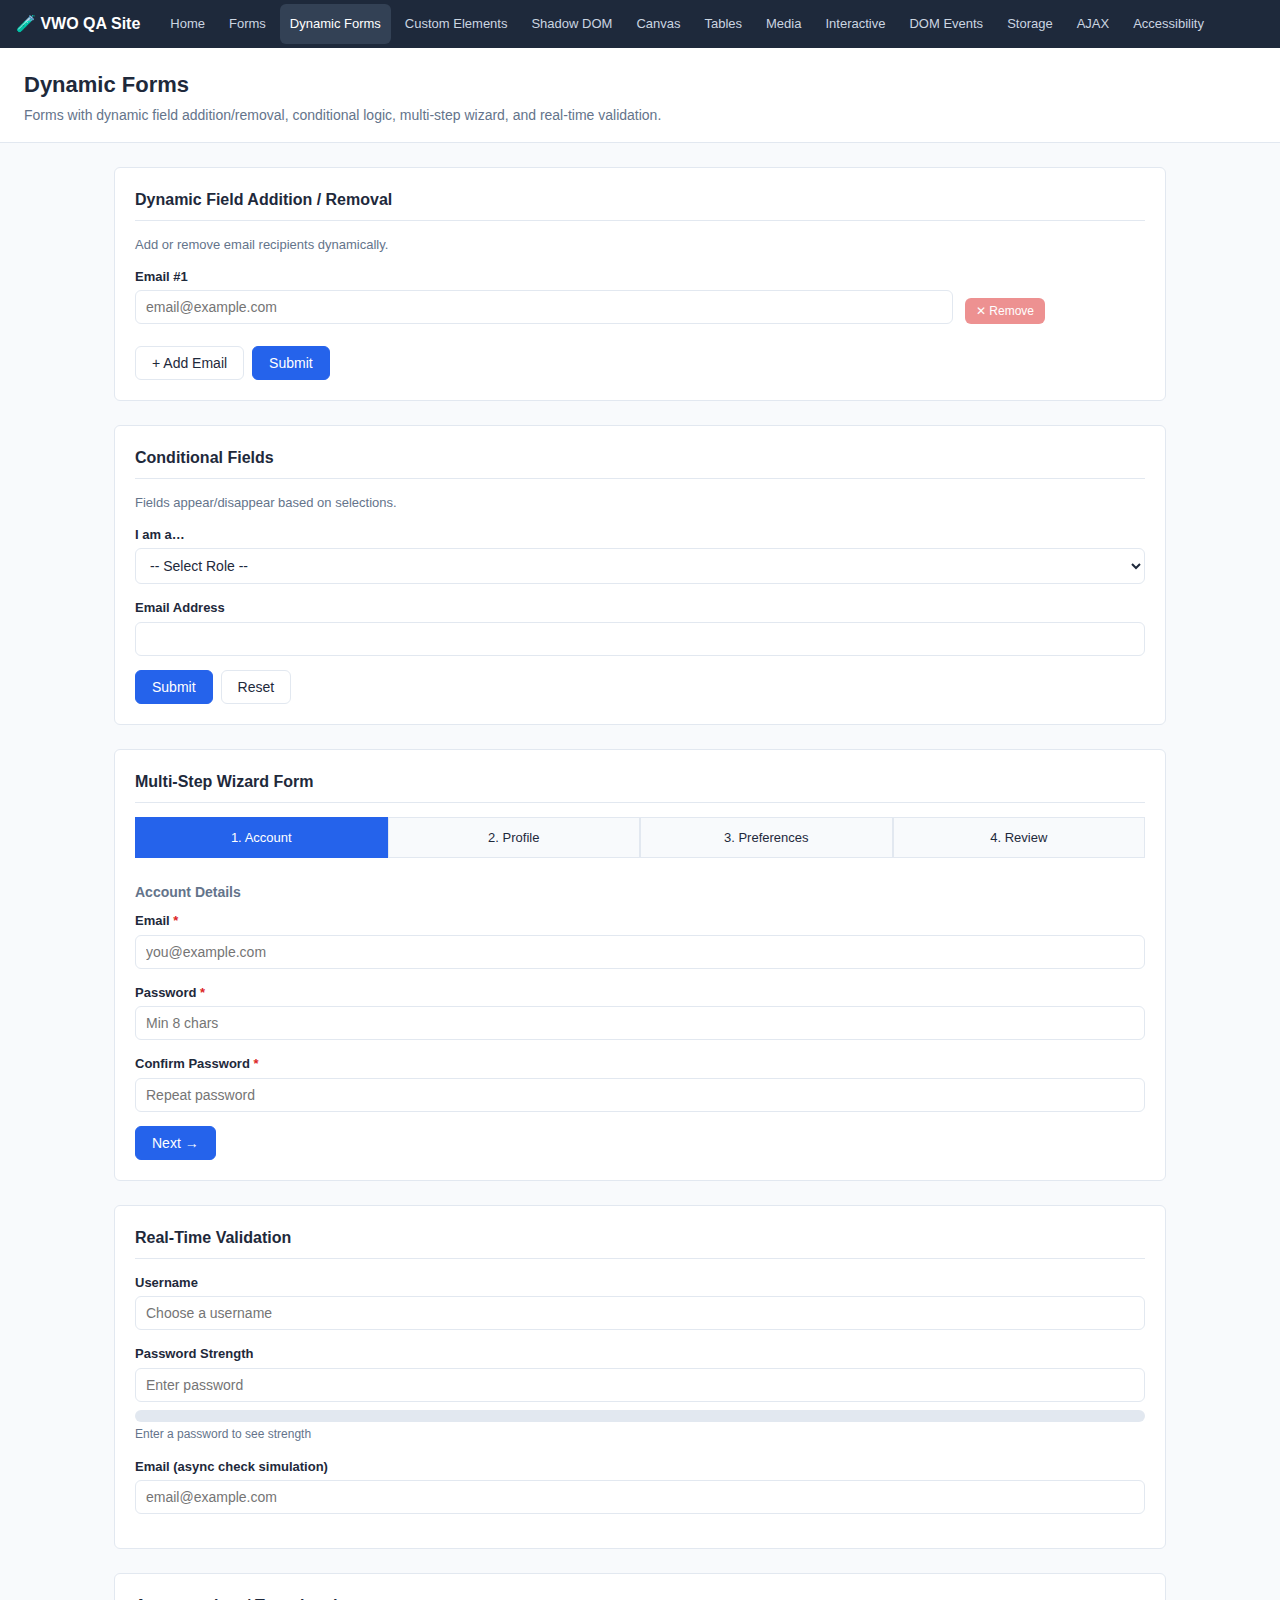
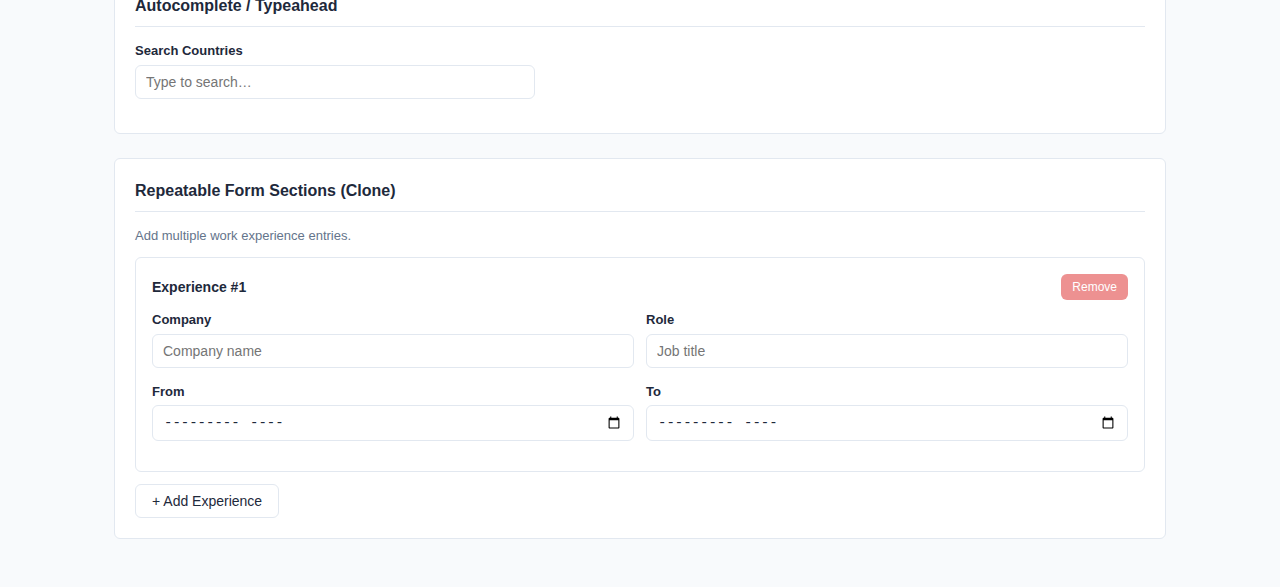
<file: dynamic-forms.html>
<!DOCTYPE html>
<html lang="en">

<head>
      <!-- Start VWO Async SmartCode -->
<link rel="preconnect" href="https://dev.visualwebsiteoptimizer.com" />
<script type='text/javascript' id='vwoCode'>
window._vwo_code ||
(function () {
var w=window,
d=document;
var account_id=1185298,
version=2.2,
settings_tolerance=2000,
hide_element='body',
hide_element_style = 'opacity:0 !important;filter:alpha(opacity=0) !important;background:none !important',
f=0;
/* DO NOT EDIT BELOW THIS LINE */
if(f=!1,v=d.querySelector('#vwoCode'),cc={},-1<d.URL.indexOf('__vwo_disable__')||w._vwo_code)return;try{var e=JSON.parse(localStorage.getItem('_vwo_'+account_id+'_config'));cc=e&&'object'==typeof e?e:{}}catch(e){}function r(t){try{return decodeURIComponent(t)}catch(e){return t}}var s=function(){var e={combination:[],combinationChoose:[],split:[],exclude:[],uuid:null,consent:null,optOut:null},t=d.cookie||'';if(!t)return e;for(var n,i,o=/(?:^|;\s*)(?:(_vis_opt_exp_(\d+)_combi=([^;]*))|(_vis_opt_exp_(\d+)_combi_choose=([^;]*))|(_vis_opt_exp_(\d+)_split=([^:;]*))|(_vis_opt_exp_(\d+)_exclude=[^;]*)|(_vis_opt_out=([^;]*))|(_vwo_global_opt_out=[^;]*)|(_vwo_uuid=([^;]*))|(_vwo_consent=([^;]*)))/g;null!==(n=o.exec(t));)try{n[1]?e.combination.push({id:n[2],value:r(n[3])}):n[4]?e.combinationChoose.push({id:n[5],value:r(n[6])}):n[7]?e.split.push({id:n[8],value:r(n[9])}):n[10]?e.exclude.push({id:n[11]}):n[12]?e.optOut=r(n[13]):n[14]?e.optOut=!0:n[15]?e.uuid=r(n[16]):n[17]&&(i=r(n[18]),e.consent=i&&3<=i.length?i.substring(0,3):null)}catch(e){}return e}();function i(){var e=function(){if(w.VWO&&Array.isArray(w.VWO))for(var e=0;e<w.VWO.length;e++){var t=w.VWO[e];if(Array.isArray(t)&&('setVisitorId'===t[0]||'setSessionId'===t[0]))return!0}return!1}(),t='a='+account_id+'&u='+encodeURIComponent(w._vis_opt_url||d.URL)+'&vn='+version+'&ph=1'+('undefined'!=typeof platform?'&p='+platform:'')+'&st='+w.performance.now();e||((n=function(){var e,t=[],n={},i=w.VWO&&w.VWO.appliedCampaigns||{};for(e in i){var o=i[e]&&i[e].v;o&&(t.push(e+'-'+o+'-1'),n[e]=!0)}if(s&&s.combination)for(var r=0;r<s.combination.length;r++){var a=s.combination[r];n[a.id]||t.push(a.id+'-'+a.value)}return t.join('|')}())&&(t+='&c='+n),(n=function(){var e=[],t={};if(s&&s.combinationChoose)for(var n=0;n<s.combinationChoose.length;n++){var i=s.combinationChoose[n];e.push(i.id+'-'+i.value),t[i.id]=!0}if(s&&s.split)for(var o=0;o<s.split.length;o++)t[(i=s.split[o]).id]||e.push(i.id+'-'+i.value);return e.join('|')}())&&(t+='&cc='+n),(n=function(){var e={},t=[];if(w.VWO&&Array.isArray(w.VWO))for(var n=0;n<w.VWO.length;n++){var i=w.VWO[n];if(Array.isArray(i)&&'setVariation'===i[0]&&i[1]&&Array.isArray(i[1]))for(var o=0;o<i[1].length;o++){var r,a=i[1][o];a&&'object'==typeof a&&(r=a.e,a=a.v,r&&a&&(e[r]=a))}}for(r in e)t.push(r+'-'+e[r]);return t.join('|')}())&&(t+='&sv='+n)),s&&s.optOut&&(t+='&o='+s.optOut);var n=function(){var e=[],t={};if(s&&s.exclude)for(var n=0;n<s.exclude.length;n++){var i=s.exclude[n];t[i.id]||(e.push(i.id),t[i.id]=!0)}return e.join('|')}();return n&&(t+='&e='+n),s&&s.uuid&&(t+='&id='+s.uuid),s&&s.consent&&(t+='&consent='+s.consent),w.name&&-1<w.name.indexOf('_vis_preview')&&(t+='&pM=true'),w.VWO&&w.VWO.ed&&(t+='&ed='+w.VWO.ed),t}code={nonce:v&&v.nonce,library_tolerance:function(){return'undefined'!=typeof library_tolerance?library_tolerance:void 0},settings_tolerance:function(){return cc.sT||settings_tolerance},hide_element_style:function(){return'{'+(cc.hES||hide_element_style)+'}'},hide_element:function(){return performance.getEntriesByName('first-contentful-paint')[0]?'':'string'==typeof cc.hE?cc.hE:hide_element},getVersion:function(){return version},finish:function(e){var t;f||(f=!0,(t=d.getElementById('_vis_opt_path_hides'))&&t.parentNode.removeChild(t),e&&((new Image).src='https://dev.visualwebsiteoptimizer.com/ee.gif?a='+account_id+e))},finished:function(){return f},addScript:function(e){var t=d.createElement('script');t.type='text/javascript',e.src?t.src=e.src:t.text=e.text,v&&t.setAttribute('nonce',v.nonce),d.getElementsByTagName('head')[0].appendChild(t)},load:function(e,t){t=t||{};var n=new XMLHttpRequest;n.open('GET',e,!0),n.withCredentials=!t.dSC,n.responseType=t.responseType||'text',n.onload=function(){if(t.onloadCb)return t.onloadCb(n,e);200===n.status?_vwo_code.addScript({text:n.responseText}):_vwo_code.finish('&e=loading_failure:'+e)},n.onerror=function(){if(t.onerrorCb)return t.onerrorCb(e);_vwo_code.finish('&e=loading_failure:'+e)},n.send()},init:function(){var e,t=this.settings_tolerance();w._vwo_settings_timer=setTimeout(function(){_vwo_code.finish()},t),'body'!==this.hide_element()?(n=d.createElement('style'),e=(t=this.hide_element())?t+this.hide_element_style():'',t=d.getElementsByTagName('head')[0],n.setAttribute('id','_vis_opt_path_hides'),v&&n.setAttribute('nonce',v.nonce),n.setAttribute('type','text/css'),n.styleSheet?n.styleSheet.cssText=e:n.appendChild(d.createTextNode(e)),t.appendChild(n)):(n=d.getElementsByTagName('head')[0],(e=d.createElement('div')).style.cssText='z-index: 2147483647 !important;position: fixed !important;left: 0 !important;top: 0 !important;width: 100% !important;height: 100% !important;background: white !important;',e.setAttribute('id','_vis_opt_path_hides'),e.classList.add('_vis_hide_layer'),n.parentNode.insertBefore(e,n.nextSibling));var n='https://dev.visualwebsiteoptimizer.com/j.php?'+i();-1!==w.location.search.indexOf('_vwo_xhr')?this.addScript({src:n}):this.load(n+'&x=true',{l:1})}};w._vwo_code=code;code.init();})();
</script>
<!-- End VWO Async SmartCode -->
    <meta charset="UTF-8">
    <meta name="viewport" content="width=device-width, initial-scale=1.0">
    <title>VWO QA – Dynamic Forms</title>
    <link rel="stylesheet" href="styles.css">
</head>

<body>

    <nav class="site-nav">
        <span class="nav-brand">🧪 VWO QA Site</span>
        <a href="index.html">Home</a>
        <a href="forms.html">Forms</a>
        <a href="dynamic-forms.html">Dynamic Forms</a>
        <a href="custom-elements.html">Custom Elements</a>
        <a href="shadow-dom.html">Shadow DOM</a>
        <a href="canvas.html">Canvas</a>
        <a href="tables.html">Tables</a>
        <a href="media.html">Media</a>
        <a href="interactive.html">Interactive</a>
        <a href="dom-events.html">DOM Events</a>
        <a href="storage.html">Storage</a>
        <a href="ajax.html">AJAX</a>
        <a href="accessibility.html">Accessibility</a>
    </nav>

    <div class="page-header">
        <h1>Dynamic Forms</h1>
        <p>Forms with dynamic field addition/removal, conditional logic, multi-step wizard, and real-time validation.
        </p>
    </div>

    <main class="content">

        <!-- Dynamic Field Addition -->
        <div class="section">
            <h2>Dynamic Field Addition / Removal</h2>
            <p class="text-sm text-muted" style="margin-bottom:12px">Add or remove email recipients dynamically.</p>
            <form id="dynamic-fields-form">
                <div id="email-fields-container">
                    <div class="form-row email-row" data-index="0">
                        <div class="form-group" style="flex:1">
                            <label>Email #1</label>
                            <input type="email" name="emails[]" placeholder="email@example.com"
                                data-testid="dynamic-email-0">
                        </div>
                        <div class="form-group" style="flex:0;align-self:flex-end">
                            <button type="button" class="btn btn-danger btn-sm remove-email-btn" disabled>✕
                                Remove</button>
                        </div>
                    </div>
                </div>
                <div class="btn-group">
                    <button type="button" class="btn btn-secondary" id="add-email-btn">+ Add Email</button>
                    <button type="submit" class="btn btn-primary" id="dynamic-submit">Submit</button>
                </div>
                <div id="dynamic-fields-result" class="output-box mt-8" style="display:none"></div>
            </form>
        </div>

        <!-- Conditional Fields -->
        <div class="section">
            <h2>Conditional Fields</h2>
            <p class="text-sm text-muted" style="margin-bottom:12px">Fields appear/disappear based on selections.</p>
            <form id="conditional-form">
                <div class="form-group">
                    <label for="cond-role">I am a…</label>
                    <select id="cond-role" name="role" data-testid="cond-role">
                        <option value="">-- Select Role --</option>
                        <option value="individual">Individual</option>
                        <option value="company">Company</option>
                        <option value="agency">Agency</option>
                    </select>
                </div>

                <!-- Individual fields -->
                <div id="individual-fields" style="display:none">
                    <div class="form-row">
                        <div class="form-group">
                            <label for="cond-firstname">First Name</label>
                            <input type="text" id="cond-firstname" name="firstname" data-testid="cond-firstname">
                        </div>
                        <div class="form-group">
                            <label for="cond-lastname">Last Name</label>
                            <input type="text" id="cond-lastname" name="lastname" data-testid="cond-lastname">
                        </div>
                    </div>
                    <div class="form-group">
                        <label for="cond-dob">Date of Birth</label>
                        <input type="date" id="cond-dob" name="dob" data-testid="cond-dob">
                    </div>
                </div>

                <!-- Company fields -->
                <div id="company-fields" style="display:none">
                    <div class="form-group">
                        <label for="cond-company">Company Name</label>
                        <input type="text" id="cond-company" name="company_name" data-testid="cond-company">
                    </div>
                    <div class="form-group">
                        <label for="cond-gst">GST / Tax ID</label>
                        <input type="text" id="cond-gst" name="gst" data-testid="cond-gst">
                    </div>
                    <div class="form-group">
                        <label for="cond-employees">Number of Employees</label>
                        <select id="cond-employees" name="employees" data-testid="cond-employees">
                            <option value="1-10">1–10</option>
                            <option value="11-50">11–50</option>
                            <option value="51-200">51–200</option>
                            <option value="200+">200+</option>
                        </select>
                    </div>
                </div>

                <!-- Agency fields -->
                <div id="agency-fields" style="display:none">
                    <div class="form-group">
                        <label for="cond-agency-name">Agency Name</label>
                        <input type="text" id="cond-agency-name" name="agency_name" data-testid="cond-agency-name">
                    </div>
                    <div class="form-group">
                        <label for="cond-clients">Number of Clients</label>
                        <input type="number" id="cond-clients" name="clients" min="1" data-testid="cond-clients">
                    </div>
                    <div class="form-group">
                        <label><input type="checkbox" id="cond-reseller" name="reseller" data-testid="cond-reseller">
                            Reseller Partner</label>
                    </div>
                </div>

                <!-- Common fields -->
                <div class="form-group">
                    <label for="cond-email">Email Address</label>
                    <input type="email" id="cond-email" name="email" data-testid="cond-email">
                </div>

                <div class="btn-group">
                    <button type="submit" class="btn btn-primary" id="conditional-submit">Submit</button>
                    <button type="reset" class="btn btn-secondary">Reset</button>
                </div>
                <div id="conditional-result" class="output-box mt-8" style="display:none"></div>
            </form>
        </div>

        <!-- Multi-Step Wizard -->
        <div class="section">
            <h2>Multi-Step Wizard Form</h2>
            <div class="wizard-steps" id="wizard-steps">
                <div class="wizard-step active" data-step="1">1. Account</div>
                <div class="wizard-step" data-step="2">2. Profile</div>
                <div class="wizard-step" data-step="3">3. Preferences</div>
                <div class="wizard-step" data-step="4">4. Review</div>
            </div>

            <form id="wizard-form" novalidate>
                <!-- Step 1 -->
                <div class="wizard-panel active" id="wizard-step-1">
                    <h3>Account Details</h3>
                    <div class="form-group">
                        <label for="wiz-email">Email <span style="color:var(--danger)">*</span></label>
                        <input type="email" id="wiz-email" name="email" required placeholder="you@example.com"
                            data-testid="wiz-email">
                        <span class="form-error" id="wiz-err-email">Valid email required.</span>
                    </div>
                    <div class="form-group">
                        <label for="wiz-password">Password <span style="color:var(--danger)">*</span></label>
                        <input type="password" id="wiz-password" name="password" required minlength="8"
                            placeholder="Min 8 chars" data-testid="wiz-password">
                        <span class="form-error" id="wiz-err-password">Minimum 8 characters.</span>
                    </div>
                    <div class="form-group">
                        <label for="wiz-confirm">Confirm Password <span style="color:var(--danger)">*</span></label>
                        <input type="password" id="wiz-confirm" name="confirm" required placeholder="Repeat password"
                            data-testid="wiz-confirm">
                        <span class="form-error" id="wiz-err-confirm">Passwords do not match.</span>
                    </div>
                    <div class="btn-group">
                        <button type="button" class="btn btn-primary" id="wiz-next-1" onclick="wizardNext(1)">Next
                            →</button>
                    </div>
                </div>

                <!-- Step 2 -->
                <div class="wizard-panel" id="wizard-step-2">
                    <h3>Profile Information</h3>
                    <div class="form-row">
                        <div class="form-group">
                            <label for="wiz-fname">First Name <span style="color:var(--danger)">*</span></label>
                            <input type="text" id="wiz-fname" name="fname" required data-testid="wiz-fname">
                            <span class="form-error" id="wiz-err-fname">Required.</span>
                        </div>
                        <div class="form-group">
                            <label for="wiz-lname">Last Name <span style="color:var(--danger)">*</span></label>
                            <input type="text" id="wiz-lname" name="lname" required data-testid="wiz-lname">
                            <span class="form-error" id="wiz-err-lname">Required.</span>
                        </div>
                    </div>
                    <div class="form-group">
                        <label for="wiz-phone">Phone</label>
                        <input type="tel" id="wiz-phone" name="phone" placeholder="+91 98765 43210"
                            data-testid="wiz-phone">
                    </div>
                    <div class="form-group">
                        <label for="wiz-bio">Bio</label>
                        <textarea id="wiz-bio" name="bio" rows="3" placeholder="Tell us about yourself…"
                            data-testid="wiz-bio"></textarea>
                    </div>
                    <div class="btn-group">
                        <button type="button" class="btn btn-secondary" onclick="wizardBack(2)">← Back</button>
                        <button type="button" class="btn btn-primary" onclick="wizardNext(2)">Next →</button>
                    </div>
                </div>

                <!-- Step 3 -->
                <div class="wizard-panel" id="wizard-step-3">
                    <h3>Preferences</h3>
                    <div class="form-group">
                        <label for="wiz-plan">Plan</label>
                        <select id="wiz-plan" name="plan" data-testid="wiz-plan">
                            <option value="free">Free</option>
                            <option value="growth">Growth ($49/mo)</option>
                            <option value="enterprise">Enterprise (Custom)</option>
                        </select>
                    </div>
                    <div class="form-group">
                        <label>Notifications</label>
                        <div>
                            <label><input type="checkbox" name="notif_email" value="1" checked
                                    data-testid="wiz-notif-email"> Email notifications</label><br>
                            <label><input type="checkbox" name="notif_sms" value="1" data-testid="wiz-notif-sms"> SMS
                                notifications</label><br>
                            <label><input type="checkbox" name="notif_push" value="1" data-testid="wiz-notif-push"> Push
                                notifications</label>
                        </div>
                    </div>
                    <div class="form-group">
                        <label for="wiz-timezone">Timezone</label>
                        <select id="wiz-timezone" name="timezone" data-testid="wiz-timezone">
                            <option value="UTC">UTC</option>
                            <option value="IST">IST (UTC+5:30)</option>
                            <option value="EST">EST (UTC-5)</option>
                            <option value="PST">PST (UTC-8)</option>
                        </select>
                    </div>
                    <div class="form-group">
                        <label><input type="checkbox" id="wiz-tos" name="tos" required data-testid="wiz-tos"> I agree to
                            the Terms of Service</label>
                        <span class="form-error" id="wiz-err-tos">You must agree to continue.</span>
                    </div>
                    <div class="btn-group">
                        <button type="button" class="btn btn-secondary" onclick="wizardBack(3)">← Back</button>
                        <button type="button" class="btn btn-primary" onclick="wizardNext(3)">Review →</button>
                    </div>
                </div>

                <!-- Step 4 - Review -->
                <div class="wizard-panel" id="wizard-step-4">
                    <h3>Review &amp; Submit</h3>
                    <div id="wizard-review" class="output-box" style="margin-bottom:16px"></div>
                    <div class="btn-group">
                        <button type="button" class="btn btn-secondary" onclick="wizardBack(4)">← Back</button>
                        <button type="submit" class="btn btn-success" id="wizard-submit">✓ Create Account</button>
                    </div>
                    <div id="wizard-success" class="alert alert-success mt-8" style="display:none">
                        🎉 Account created successfully! (Demo)
                    </div>
                </div>
            </form>
        </div>

        <!-- Real-time Validation -->
        <div class="section">
            <h2>Real-Time Validation</h2>
            <form id="realtime-form">
                <div class="form-group">
                    <label for="rt-username">Username</label>
                    <input type="text" id="rt-username" name="username" placeholder="Choose a username"
                        data-testid="rt-username" autocomplete="off">
                    <div id="rt-username-feedback" class="form-hint"></div>
                </div>
                <div class="form-group">
                    <label for="rt-password">Password Strength</label>
                    <input type="password" id="rt-password" name="password" placeholder="Enter password"
                        data-testid="rt-password">
                    <div class="progress-bar-wrap mt-8">
                        <div class="progress-bar-fill" id="pw-strength-bar" style="width:0%;background:var(--danger)">
                        </div>
                    </div>
                    <div id="pw-strength-label" class="form-hint">Enter a password to see strength</div>
                </div>
                <div class="form-group">
                    <label for="rt-email">Email (async check simulation)</label>
                    <input type="email" id="rt-email" name="email" placeholder="email@example.com"
                        data-testid="rt-email">
                    <div id="rt-email-feedback" class="form-hint"></div>
                </div>
            </form>
        </div>

        <!-- Auto-complete Simulation -->
        <div class="section">
            <h2>Autocomplete / Typeahead</h2>
            <div class="form-group" style="position:relative;max-width:400px">
                <label for="autocomplete-input">Search Countries</label>
                <input type="text" id="autocomplete-input" placeholder="Type to search…" autocomplete="off"
                    data-testid="autocomplete-input">
                <div id="autocomplete-dropdown"
                    style="position:absolute;top:100%;left:0;right:0;background:var(--surface);border:1px solid var(--border);border-radius:var(--radius);z-index:100;display:none;max-height:200px;overflow-y:auto">
                </div>
            </div>
            <div id="autocomplete-selected" class="form-hint"></div>
        </div>

        <!-- Form Clone -->
        <div class="section">
            <h2>Repeatable Form Sections (Clone)</h2>
            <p class="text-sm text-muted" style="margin-bottom:12px">Add multiple work experience entries.</p>
            <div id="experience-container">
                <div class="experience-entry"
                    style="border:1px solid var(--border);border-radius:var(--radius);padding:16px;margin-bottom:12px"
                    data-entry="0">
                    <div style="display:flex;justify-content:space-between;align-items:center;margin-bottom:10px">
                        <strong style="font-size:14px">Experience #1</strong>
                        <button type="button" class="btn btn-danger btn-sm remove-exp-btn" disabled>Remove</button>
                    </div>
                    <div class="form-row">
                        <div class="form-group">
                            <label>Company</label>
                            <input type="text" name="exp_company[]" placeholder="Company name"
                                data-testid="exp-company-0">
                        </div>
                        <div class="form-group">
                            <label>Role</label>
                            <input type="text" name="exp_role[]" placeholder="Job title" data-testid="exp-role-0">
                        </div>
                    </div>
                    <div class="form-row">
                        <div class="form-group">
                            <label>From</label>
                            <input type="month" name="exp_from[]" data-testid="exp-from-0">
                        </div>
                        <div class="form-group">
                            <label>To</label>
                            <input type="month" name="exp_to[]" data-testid="exp-to-0">
                        </div>
                    </div>
                </div>
            </div>
            <button type="button" class="btn btn-secondary" id="add-experience-btn">+ Add Experience</button>
        </div>

    </main>

    <script src="main.js"></script>
    <script>
        // ===== Dynamic email fields =====
        let emailCount = 1;
        document.getElementById('add-email-btn').addEventListener('click', function () {
            emailCount++;
            const container = document.getElementById('email-fields-container');
            const row = document.createElement('div');
            row.className = 'form-row email-row';
            row.dataset.index = emailCount - 1;
            row.innerHTML = `
    <div class="form-group" style="flex:1">
      <label>Email #${emailCount}</label>
      <input type="email" name="emails[]" placeholder="email@example.com" data-testid="dynamic-email-${emailCount - 1}">
    </div>
    <div class="form-group" style="flex:0;align-self:flex-end">
      <button type="button" class="btn btn-danger btn-sm remove-email-btn">✕ Remove</button>
    </div>`;
            container.appendChild(row);
            updateRemoveButtons();
        });

        document.getElementById('email-fields-container').addEventListener('click', function (e) {
            if (e.target.classList.contains('remove-email-btn')) {
                e.target.closest('.email-row').remove();
                emailCount--;
                updateRemoveButtons();
                renumberEmails();
            }
        });

        function updateRemoveButtons() {
            const rows = document.querySelectorAll('.email-row');
            rows.forEach(r => r.querySelector('.remove-email-btn').disabled = rows.length === 1);
        }

        function renumberEmails() {
            document.querySelectorAll('.email-row').forEach((row, i) => {
                row.querySelector('label').textContent = `Email #${i + 1}`;
            });
        }

        document.getElementById('dynamic-fields-form').addEventListener('submit', function (e) {
            e.preventDefault();
            const emails = [...this.querySelectorAll('input[name="emails[]"]')].map(i => i.value);
            const res = document.getElementById('dynamic-fields-result');
            res.style.display = 'block';
            res.textContent = JSON.stringify({ emails }, null, 2);
        });

        // ===== Conditional fields =====
        document.getElementById('cond-role').addEventListener('change', function () {
            ['individual', 'company', 'agency'].forEach(t => {
                document.getElementById(t + '-fields').style.display = 'none';
            });
            if (this.value) {
                document.getElementById(this.value + '-fields').style.display = 'block';
            }
        });

        document.getElementById('conditional-form').addEventListener('submit', function (e) {
            e.preventDefault();
            const data = new FormData(this);
            const obj = {};
            data.forEach((v, k) => obj[k] = v);
            const res = document.getElementById('conditional-result');
            res.style.display = 'block';
            res.textContent = JSON.stringify(obj, null, 2);
        });

        // ===== Wizard =====
        let wizardData = {};
        function wizardNext(step) {
            if (step === 1) {
                const email = document.getElementById('wiz-email').value;
                const pw = document.getElementById('wiz-password').value;
                const confirm = document.getElementById('wiz-confirm').value;
                let ok = true;
                if (!/^[^\s@]+@[^\s@]+\.[^\s@]+$/.test(email)) { document.getElementById('wiz-err-email').classList.add('visible'); ok = false; } else document.getElementById('wiz-err-email').classList.remove('visible');
                if (pw.length < 8) { document.getElementById('wiz-err-password').classList.add('visible'); ok = false; } else document.getElementById('wiz-err-password').classList.remove('visible');
                if (pw !== confirm) { document.getElementById('wiz-err-confirm').classList.add('visible'); ok = false; } else document.getElementById('wiz-err-confirm').classList.remove('visible');
                if (!ok) return;
                wizardData.email = email;
            }
            if (step === 2) {
                const fname = document.getElementById('wiz-fname').value;
                const lname = document.getElementById('wiz-lname').value;
                let ok = true;
                if (!fname) { document.getElementById('wiz-err-fname').classList.add('visible'); ok = false; } else document.getElementById('wiz-err-fname').classList.remove('visible');
                if (!lname) { document.getElementById('wiz-err-lname').classList.add('visible'); ok = false; } else document.getElementById('wiz-err-lname').classList.remove('visible');
                if (!ok) return;
                wizardData.name = fname + ' ' + lname;
            }
            if (step === 3) {
                const tos = document.getElementById('wiz-tos').checked;
                if (!tos) { document.getElementById('wiz-err-tos').classList.add('visible'); return; }
                document.getElementById('wiz-err-tos').classList.remove('visible');
                wizardData.plan = document.getElementById('wiz-plan').value;
                // Build review
                document.getElementById('wizard-review').textContent = JSON.stringify(wizardData, null, 2);
            }
            goToStep(step + 1);
        }

        function wizardBack(step) { goToStep(step - 1); }

        function goToStep(n) {
            document.querySelectorAll('.wizard-panel').forEach(p => p.classList.remove('active'));
            document.getElementById('wizard-step-' + n).classList.add('active');
            document.querySelectorAll('.wizard-step').forEach((s, i) => {
                s.classList.remove('active', 'done');
                if (i + 1 < n) s.classList.add('done');
                if (i + 1 === n) s.classList.add('active');
            });
        }

        document.getElementById('wizard-form').addEventListener('submit', function (e) {
            e.preventDefault();
            document.getElementById('wizard-success').style.display = 'block';
            document.getElementById('wizard-submit').disabled = true;
        });

        // ===== Real-time validation =====
        const takenUsernames = ['admin', 'root', 'test', 'user', 'vwo'];
        document.getElementById('rt-username').addEventListener('input', function () {
            const val = this.value.trim();
            const fb = document.getElementById('rt-username-feedback');
            if (!val) { fb.textContent = ''; return; }
            if (val.length < 3) { fb.textContent = '⚠️ Too short (min 3 chars)'; fb.style.color = 'var(--warning)'; return; }
            if (takenUsernames.includes(val.toLowerCase())) { fb.textContent = '❌ Username taken'; fb.style.color = 'var(--danger)'; return; }
            fb.textContent = '✅ Username available'; fb.style.color = 'var(--success)';
        });

        document.getElementById('rt-password').addEventListener('input', function () {
            const pw = this.value;
            let score = 0;
            if (pw.length >= 8) score++;
            if (/[A-Z]/.test(pw)) score++;
            if (/[0-9]/.test(pw)) score++;
            if (/[^A-Za-z0-9]/.test(pw)) score++;
            const bar = document.getElementById('pw-strength-bar');
            const label = document.getElementById('pw-strength-label');
            const pct = (score / 4) * 100;
            bar.style.width = pct + '%';
            const colors = ['var(--danger)', 'var(--warning)', '#eab308', 'var(--success)'];
            const labels = ['Weak', 'Fair', 'Good', 'Strong'];
            bar.style.background = colors[Math.max(0, score - 1)] || 'var(--danger)';
            label.textContent = pw ? labels[Math.max(0, score - 1)] || 'Weak' : 'Enter a password to see strength';
        });

        let emailCheckTimer;
        document.getElementById('rt-email').addEventListener('input', function () {
            clearTimeout(emailCheckTimer);
            const fb = document.getElementById('rt-email-feedback');
            fb.textContent = '⏳ Checking…';
            emailCheckTimer = setTimeout(() => {
                const val = this.value;
                if (!val) { fb.textContent = ''; return; }
                if (!/^[^\s@]+@[^\s@]+\.[^\s@]+$/.test(val)) { fb.textContent = '❌ Invalid email format'; fb.style.color = 'var(--danger)'; return; }
                fb.textContent = '✅ Email looks valid'; fb.style.color = 'var(--success)';
            }, 600);
        });

        // ===== Autocomplete =====
        const countries = ['Afghanistan', 'Albania', 'Algeria', 'Argentina', 'Australia', 'Austria', 'Bangladesh', 'Belgium', 'Brazil', 'Canada', 'Chile', 'China', 'Colombia', 'Denmark', 'Egypt', 'Ethiopia', 'Finland', 'France', 'Germany', 'Ghana', 'Greece', 'Hungary', 'India', 'Indonesia', 'Iran', 'Iraq', 'Ireland', 'Israel', 'Italy', 'Japan', 'Kenya', 'Malaysia', 'Mexico', 'Morocco', 'Netherlands', 'New Zealand', 'Nigeria', 'Norway', 'Pakistan', 'Peru', 'Philippines', 'Poland', 'Portugal', 'Romania', 'Russia', 'Saudi Arabia', 'South Africa', 'South Korea', 'Spain', 'Sri Lanka', 'Sweden', 'Switzerland', 'Tanzania', 'Thailand', 'Turkey', 'Uganda', 'Ukraine', 'United Kingdom', 'United States', 'Vietnam', 'Zimbabwe'];

        const acInput = document.getElementById('autocomplete-input');
        const acDropdown = document.getElementById('autocomplete-dropdown');

        acInput.addEventListener('input', function () {
            const q = this.value.toLowerCase();
            if (!q) { acDropdown.style.display = 'none'; return; }
            const matches = countries.filter(c => c.toLowerCase().includes(q)).slice(0, 8);
            if (!matches.length) { acDropdown.style.display = 'none'; return; }
            acDropdown.innerHTML = matches.map(c =>
                `<div class="ac-item" style="padding:8px 12px;cursor:pointer;font-size:14px;border-bottom:1px solid var(--border)">${c}</div>`
            ).join('');
            acDropdown.style.display = 'block';
        });

        acDropdown.addEventListener('click', function (e) {
            if (e.target.classList.contains('ac-item')) {
                acInput.value = e.target.textContent;
                acDropdown.style.display = 'none';
                document.getElementById('autocomplete-selected').textContent = 'Selected: ' + e.target.textContent;
            }
        });

        document.addEventListener('click', e => {
            if (!acInput.contains(e.target) && !acDropdown.contains(e.target)) acDropdown.style.display = 'none';
        });

        // ===== Experience clone =====
        let expCount = 1;
        document.getElementById('add-experience-btn').addEventListener('click', function () {
            expCount++;
            const container = document.getElementById('experience-container');
            const entry = document.createElement('div');
            entry.className = 'experience-entry';
            entry.style.cssText = 'border:1px solid var(--border);border-radius:var(--radius);padding:16px;margin-bottom:12px';
            entry.dataset.entry = expCount - 1;
            entry.innerHTML = `
    <div style="display:flex;justify-content:space-between;align-items:center;margin-bottom:10px">
      <strong style="font-size:14px">Experience #${expCount}</strong>
      <button type="button" class="btn btn-danger btn-sm remove-exp-btn">Remove</button>
    </div>
    <div class="form-row">
      <div class="form-group"><label>Company</label><input type="text" name="exp_company[]" placeholder="Company name" data-testid="exp-company-${expCount - 1}"></div>
      <div class="form-group"><label>Role</label><input type="text" name="exp_role[]" placeholder="Job title" data-testid="exp-role-${expCount - 1}"></div>
    </div>
    <div class="form-row">
      <div class="form-group"><label>From</label><input type="month" name="exp_from[]" data-testid="exp-from-${expCount - 1}"></div>
      <div class="form-group"><label>To</label><input type="month" name="exp_to[]" data-testid="exp-to-${expCount - 1}"></div>
    </div>`;
            container.appendChild(entry);
            updateExpButtons();
        });

        document.getElementById('experience-container').addEventListener('click', function (e) {
            if (e.target.classList.contains('remove-exp-btn')) {
                e.target.closest('.experience-entry').remove();
                expCount--;
                updateExpButtons();
                renumberExp();
            }
        });

        function updateExpButtons() {
            const entries = document.querySelectorAll('.experience-entry');
            entries.forEach(e => e.querySelector('.remove-exp-btn').disabled = entries.length === 1);
        }

        function renumberExp() {
            document.querySelectorAll('.experience-entry').forEach((e, i) => {
                e.querySelector('strong').textContent = `Experience #${i + 1}`;
            });
        }
    </script>
</body>

</html>
</file>
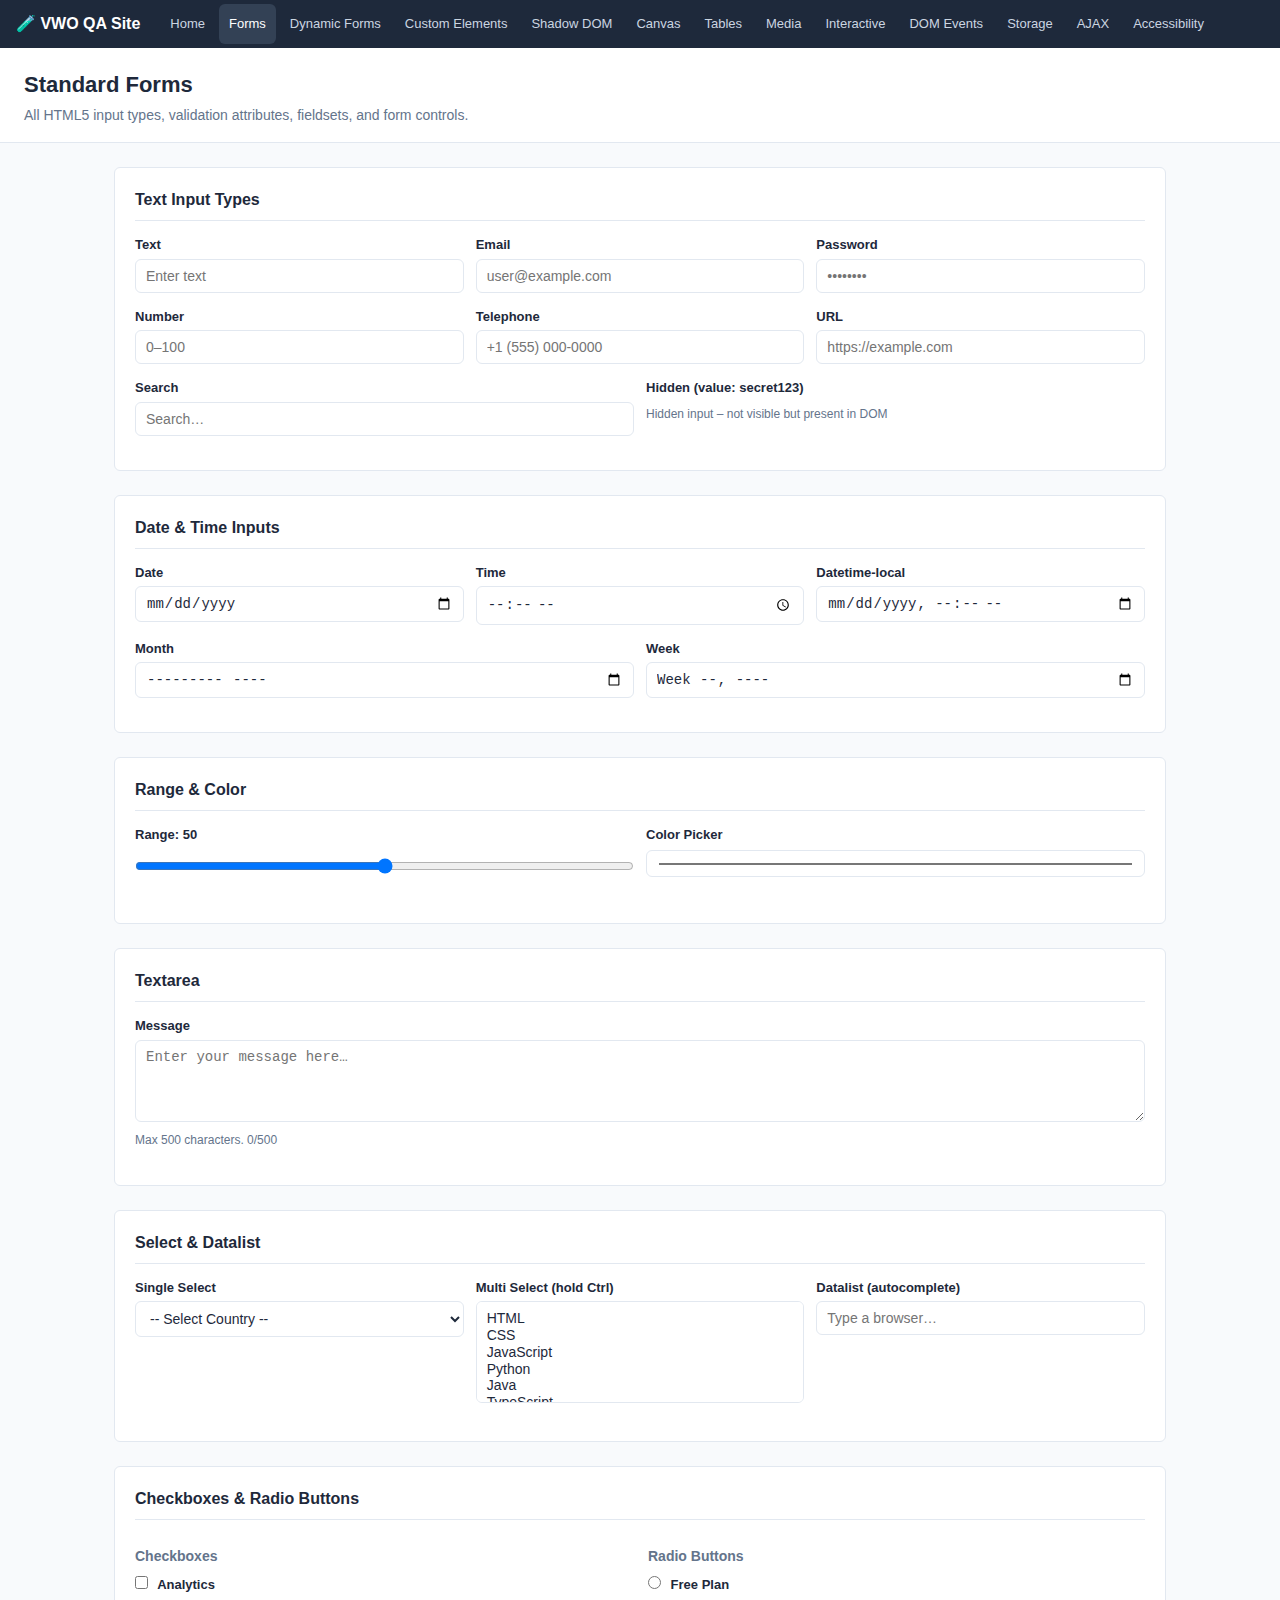
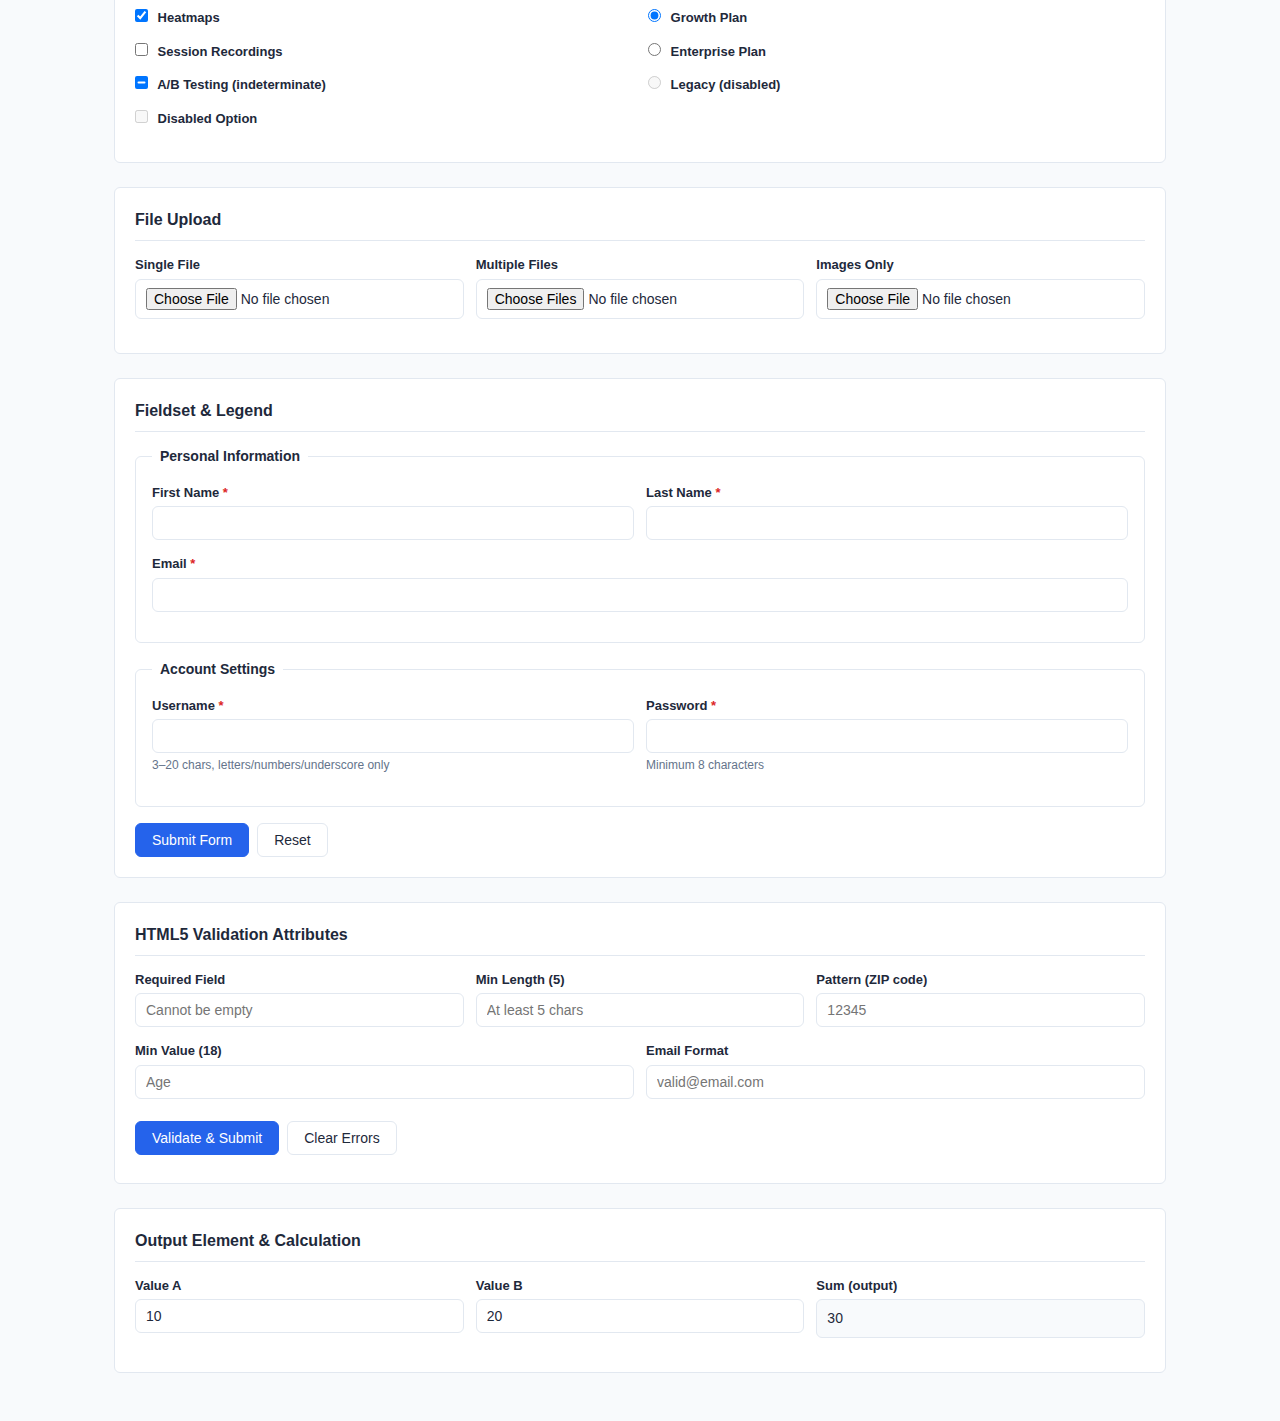
<file: forms.html>
<!DOCTYPE html>
<html lang="en">

<head>
    <meta charset="UTF-8">
    <meta name="viewport" content="width=device-width, initial-scale=1.0">
    <title>VWO QA – Standard Forms</title>
    <meta name="description" content="Standard HTML5 form elements for QA testing.">
    <link rel="stylesheet" href="styles.css">
</head>

<body>

    <nav class="site-nav">
        <span class="nav-brand">🧪 VWO QA Site</span>
        <a href="index.html">Home</a>
        <a href="forms.html">Forms</a>
        <a href="dynamic-forms.html">Dynamic Forms</a>
        <a href="custom-elements.html">Custom Elements</a>
        <a href="shadow-dom.html">Shadow DOM</a>
        <a href="canvas.html">Canvas</a>
        <a href="tables.html">Tables</a>
        <a href="media.html">Media</a>
        <a href="interactive.html">Interactive</a>
        <a href="dom-events.html">DOM Events</a>
        <a href="storage.html">Storage</a>
        <a href="ajax.html">AJAX</a>
        <a href="accessibility.html">Accessibility</a>
    </nav>

    <div class="page-header">
        <h1>Standard Forms</h1>
        <p>All HTML5 input types, validation attributes, fieldsets, and form controls.</p>
    </div>

    <main class="content">

        <!-- Text Inputs -->
        <div class="section">
            <h2>Text Input Types</h2>
            <form id="text-inputs-form" novalidate>
                <div class="form-row">
                    <div class="form-group">
                        <label for="inp-text">Text</label>
                        <input type="text" id="inp-text" name="text" placeholder="Enter text" data-testid="text-input">
                    </div>
                    <div class="form-group">
                        <label for="inp-email">Email</label>
                        <input type="email" id="inp-email" name="email" placeholder="user@example.com"
                            data-testid="email-input">
                    </div>
                    <div class="form-group">
                        <label for="inp-password">Password</label>
                        <input type="password" id="inp-password" name="password" placeholder="••••••••"
                            data-testid="password-input">
                    </div>
                </div>
                <div class="form-row">
                    <div class="form-group">
                        <label for="inp-number">Number</label>
                        <input type="number" id="inp-number" name="number" min="0" max="100" step="5"
                            placeholder="0–100" data-testid="number-input">
                    </div>
                    <div class="form-group">
                        <label for="inp-tel">Telephone</label>
                        <input type="tel" id="inp-tel" name="tel" placeholder="+1 (555) 000-0000"
                            data-testid="tel-input">
                    </div>
                    <div class="form-group">
                        <label for="inp-url">URL</label>
                        <input type="url" id="inp-url" name="url" placeholder="https://example.com"
                            data-testid="url-input">
                    </div>
                </div>
                <div class="form-row">
                    <div class="form-group">
                        <label for="inp-search">Search</label>
                        <input type="search" id="inp-search" name="search" placeholder="Search…"
                            data-testid="search-input">
                    </div>
                    <div class="form-group">
                        <label for="inp-hidden">Hidden (value: secret123)</label>
                        <input type="hidden" id="inp-hidden" name="hidden_field" value="secret123">
                        <span class="form-hint">Hidden input – not visible but present in DOM</span>
                    </div>
                </div>
            </form>
        </div>

        <!-- Date & Time -->
        <div class="section">
            <h2>Date &amp; Time Inputs</h2>
            <form id="datetime-form">
                <div class="form-row">
                    <div class="form-group">
                        <label for="inp-date">Date</label>
                        <input type="date" id="inp-date" name="date" data-testid="date-input">
                    </div>
                    <div class="form-group">
                        <label for="inp-time">Time</label>
                        <input type="time" id="inp-time" name="time" data-testid="time-input">
                    </div>
                    <div class="form-group">
                        <label for="inp-datetime">Datetime-local</label>
                        <input type="datetime-local" id="inp-datetime" name="datetime" data-testid="datetime-input">
                    </div>
                </div>
                <div class="form-row">
                    <div class="form-group">
                        <label for="inp-month">Month</label>
                        <input type="month" id="inp-month" name="month" data-testid="month-input">
                    </div>
                    <div class="form-group">
                        <label for="inp-week">Week</label>
                        <input type="week" id="inp-week" name="week" data-testid="week-input">
                    </div>
                </div>
            </form>
        </div>

        <!-- Range & Color -->
        <div class="section">
            <h2>Range &amp; Color</h2>
            <form id="range-color-form">
                <div class="form-row">
                    <div class="form-group">
                        <label for="inp-range">Range: <span id="range-val">50</span></label>
                        <input type="range" id="inp-range" name="range" min="0" max="100" value="50"
                            oninput="document.getElementById('range-val').textContent=this.value"
                            data-testid="range-input">
                    </div>
                    <div class="form-group">
                        <label for="inp-color">Color Picker</label>
                        <input type="color" id="inp-color" name="color" value="#2563eb" data-testid="color-input">
                    </div>
                </div>
            </form>
        </div>

        <!-- Textarea -->
        <div class="section">
            <h2>Textarea</h2>
            <form id="textarea-form">
                <div class="form-group">
                    <label for="inp-textarea">Message</label>
                    <textarea id="inp-textarea" name="message" rows="4" placeholder="Enter your message here…"
                        data-testid="textarea-input" maxlength="500"></textarea>
                    <span class="form-hint">Max 500 characters. <span id="char-count">0</span>/500</span>
                </div>
            </form>
        </div>

        <!-- Select & Datalist -->
        <div class="section">
            <h2>Select &amp; Datalist</h2>
            <form id="select-form">
                <div class="form-row">
                    <div class="form-group">
                        <label for="inp-select">Single Select</label>
                        <select id="inp-select" name="country" data-testid="select-input">
                            <option value="">-- Select Country --</option>
                            <optgroup label="Asia">
                                <option value="in">India</option>
                                <option value="cn">China</option>
                                <option value="jp">Japan</option>
                            </optgroup>
                            <optgroup label="Europe">
                                <option value="uk">United Kingdom</option>
                                <option value="de">Germany</option>
                                <option value="fr">France</option>
                            </optgroup>
                            <optgroup label="Americas">
                                <option value="us">United States</option>
                                <option value="ca">Canada</option>
                            </optgroup>
                        </select>
                    </div>
                    <div class="form-group">
                        <label for="inp-multiselect">Multi Select (hold Ctrl)</label>
                        <select id="inp-multiselect" name="skills" multiple size="5" data-testid="multiselect-input">
                            <option value="html">HTML</option>
                            <option value="css">CSS</option>
                            <option value="js">JavaScript</option>
                            <option value="py">Python</option>
                            <option value="java">Java</option>
                            <option value="ts">TypeScript</option>
                        </select>
                    </div>
                    <div class="form-group">
                        <label for="inp-datalist">Datalist (autocomplete)</label>
                        <input list="browsers-list" id="inp-datalist" name="browser" placeholder="Type a browser…"
                            data-testid="datalist-input">
                        <datalist id="browsers-list">
                            <option value="Chrome">
                            <option value="Firefox">
                            <option value="Safari">
                            <option value="Edge">
                            <option value="Opera">
                            <option value="Brave">
                        </datalist>
                    </div>
                </div>
            </form>
        </div>

        <!-- Checkboxes & Radios -->
        <div class="section">
            <h2>Checkboxes &amp; Radio Buttons</h2>
            <form id="check-radio-form">
                <div class="grid-2">
                    <div>
                        <h3>Checkboxes</h3>
                        <div class="form-group">
                            <label><input type="checkbox" id="chk-1" name="features" value="analytics"
                                    data-testid="checkbox-analytics"> Analytics</label>
                        </div>
                        <div class="form-group">
                            <label><input type="checkbox" id="chk-2" name="features" value="heatmaps" checked
                                    data-testid="checkbox-heatmaps"> Heatmaps</label>
                        </div>
                        <div class="form-group">
                            <label><input type="checkbox" id="chk-3" name="features" value="recordings"
                                    data-testid="checkbox-recordings"> Session Recordings</label>
                        </div>
                        <div class="form-group">
                            <label><input type="checkbox" id="chk-indeterminate" name="features" value="ab"
                                    data-testid="checkbox-indeterminate"> A/B Testing (indeterminate)</label>
                        </div>
                        <div class="form-group">
                            <label><input type="checkbox" id="chk-disabled" name="features" value="disabled" disabled
                                    data-testid="checkbox-disabled"> Disabled Option</label>
                        </div>
                    </div>
                    <div>
                        <h3>Radio Buttons</h3>
                        <div class="form-group">
                            <label><input type="radio" id="rad-1" name="plan" value="free" data-testid="radio-free">
                                Free Plan</label>
                        </div>
                        <div class="form-group">
                            <label><input type="radio" id="rad-2" name="plan" value="growth" checked
                                    data-testid="radio-growth"> Growth Plan</label>
                        </div>
                        <div class="form-group">
                            <label><input type="radio" id="rad-3" name="plan" value="enterprise"
                                    data-testid="radio-enterprise"> Enterprise Plan</label>
                        </div>
                        <div class="form-group">
                            <label><input type="radio" id="rad-disabled" name="plan" value="legacy" disabled
                                    data-testid="radio-disabled"> Legacy (disabled)</label>
                        </div>
                    </div>
                </div>
            </form>
        </div>

        <!-- File Upload -->
        <div class="section">
            <h2>File Upload</h2>
            <form id="file-form">
                <div class="form-row">
                    <div class="form-group">
                        <label for="inp-file-single">Single File</label>
                        <input type="file" id="inp-file-single" name="file" data-testid="file-single">
                    </div>
                    <div class="form-group">
                        <label for="inp-file-multi">Multiple Files</label>
                        <input type="file" id="inp-file-multi" name="files" multiple data-testid="file-multi">
                    </div>
                    <div class="form-group">
                        <label for="inp-file-image">Images Only</label>
                        <input type="file" id="inp-file-image" name="image" accept="image/*" data-testid="file-image">
                    </div>
                </div>
            </form>
        </div>

        <!-- Fieldset & Legend -->
        <div class="section">
            <h2>Fieldset &amp; Legend</h2>
            <form id="fieldset-form">
                <fieldset
                    style="border:1px solid var(--border);border-radius:var(--radius);padding:16px;margin-bottom:16px">
                    <legend style="padding:0 8px;font-weight:600;font-size:14px">Personal Information</legend>
                    <div class="form-row">
                        <div class="form-group">
                            <label for="fs-firstname">First Name <span style="color:var(--danger)">*</span></label>
                            <input type="text" id="fs-firstname" name="firstname" required
                                data-testid="fieldset-firstname">
                        </div>
                        <div class="form-group">
                            <label for="fs-lastname">Last Name <span style="color:var(--danger)">*</span></label>
                            <input type="text" id="fs-lastname" name="lastname" required
                                data-testid="fieldset-lastname">
                        </div>
                    </div>
                    <div class="form-group">
                        <label for="fs-email">Email <span style="color:var(--danger)">*</span></label>
                        <input type="email" id="fs-email" name="email" required data-testid="fieldset-email">
                    </div>
                </fieldset>

                <fieldset
                    style="border:1px solid var(--border);border-radius:var(--radius);padding:16px;margin-bottom:16px">
                    <legend style="padding:0 8px;font-weight:600;font-size:14px">Account Settings</legend>
                    <div class="form-row">
                        <div class="form-group">
                            <label for="fs-username">Username <span style="color:var(--danger)">*</span></label>
                            <input type="text" id="fs-username" name="username" required minlength="3" maxlength="20"
                                pattern="[a-zA-Z0-9_]+" data-testid="fieldset-username">
                            <span class="form-hint">3–20 chars, letters/numbers/underscore only</span>
                        </div>
                        <div class="form-group">
                            <label for="fs-password">Password <span style="color:var(--danger)">*</span></label>
                            <input type="password" id="fs-password" name="password" required minlength="8"
                                data-testid="fieldset-password">
                            <span class="form-hint">Minimum 8 characters</span>
                        </div>
                    </div>
                </fieldset>

                <div class="btn-group">
                    <button type="submit" class="btn btn-primary" id="fieldset-submit">Submit Form</button>
                    <button type="reset" class="btn btn-secondary" id="fieldset-reset">Reset</button>
                </div>
                <div id="fieldset-result" class="output-box mt-8" style="display:none"></div>
            </form>
        </div>

        <!-- HTML5 Validation -->
        <div class="section">
            <h2>HTML5 Validation Attributes</h2>
            <form id="validation-form" novalidate>
                <div class="form-row">
                    <div class="form-group">
                        <label for="val-required">Required Field</label>
                        <input type="text" id="val-required" name="required_field" required
                            placeholder="Cannot be empty" data-testid="val-required">
                        <span class="form-error" id="err-required">This field is required.</span>
                    </div>
                    <div class="form-group">
                        <label for="val-minlength">Min Length (5)</label>
                        <input type="text" id="val-minlength" name="minlen" minlength="5" placeholder="At least 5 chars"
                            data-testid="val-minlength">
                        <span class="form-error" id="err-minlength">Minimum 5 characters required.</span>
                    </div>
                    <div class="form-group">
                        <label for="val-pattern">Pattern (ZIP code)</label>
                        <input type="text" id="val-pattern" name="zip" pattern="\d{5}" placeholder="12345"
                            data-testid="val-pattern">
                        <span class="form-error" id="err-pattern">Must be exactly 5 digits.</span>
                    </div>
                </div>
                <div class="form-row">
                    <div class="form-group">
                        <label for="val-min">Min Value (18)</label>
                        <input type="number" id="val-min" name="age" min="18" max="120" placeholder="Age"
                            data-testid="val-min">
                        <span class="form-error" id="err-min">Must be at least 18.</span>
                    </div>
                    <div class="form-group">
                        <label for="val-email">Email Format</label>
                        <input type="email" id="val-email" name="email_val" placeholder="valid@email.com"
                            data-testid="val-email">
                        <span class="form-error" id="err-email">Enter a valid email address.</span>
                    </div>
                </div>
                <div class="btn-group">
                    <button type="submit" class="btn btn-primary" id="validation-submit">Validate &amp; Submit</button>
                    <button type="button" class="btn btn-secondary" id="validation-clear"
                        onclick="clearValidation()">Clear Errors</button>
                </div>
                <div id="validation-result" class="mt-8"></div>
            </form>
        </div>

        <!-- Output Element -->
        <div class="section">
            <h2>Output Element &amp; Calculation</h2>
            <form id="calc-form" oninput="calcResult.value = parseInt(calcA.value||0) + parseInt(calcB.value||0)">
                <div class="form-row">
                    <div class="form-group">
                        <label for="calcA">Value A</label>
                        <input type="number" id="calcA" name="a" value="10" data-testid="calc-a">
                    </div>
                    <div class="form-group">
                        <label for="calcB">Value B</label>
                        <input type="number" id="calcB" name="b" value="20" data-testid="calc-b">
                    </div>
                    <div class="form-group">
                        <label for="calcResult">Sum (output)</label>
                        <output id="calcResult" name="result" for="calcA calcB"
                            style="display:block;padding:8px 10px;background:var(--bg);border:1px solid var(--border);border-radius:var(--radius);font-size:14px">30</output>
                    </div>
                </div>
            </form>
        </div>

    </main>

    <script src="main.js"></script>
    <script>
        // Char counter
        document.getElementById('inp-textarea').addEventListener('input', function () {
            document.getElementById('char-count').textContent = this.value.length;
        });

        // Indeterminate checkbox
        document.getElementById('chk-indeterminate').indeterminate = true;

        // Validation form
        document.getElementById('validation-form').addEventListener('submit', function (e) {
            e.preventDefault();
            let valid = true;
            const fields = [
                { id: 'val-required', errId: 'err-required', check: v => v.trim() !== '' },
                { id: 'val-minlength', errId: 'err-minlength', check: v => v.length === 0 || v.length >= 5 },
                { id: 'val-pattern', errId: 'err-pattern', check: v => v === '' || /^\d{5}$/.test(v) },
                { id: 'val-min', errId: 'err-min', check: v => v === '' || parseInt(v) >= 18 },
                { id: 'val-email', errId: 'err-email', check: v => v === '' || /^[^\s@]+@[^\s@]+\.[^\s@]+$/.test(v) },
            ];
            fields.forEach(f => {
                const inp = document.getElementById(f.id);
                const err = document.getElementById(f.errId);
                if (!f.check(inp.value)) {
                    err.classList.add('visible');
                    inp.style.borderColor = 'var(--danger)';
                    valid = false;
                } else {
                    err.classList.remove('visible');
                    inp.style.borderColor = '';
                }
            });
            const res = document.getElementById('validation-result');
            if (valid) {
                res.innerHTML = '<div class="alert alert-success">✅ Form is valid! All fields passed validation.</div>';
            } else {
                res.innerHTML = '<div class="alert alert-danger">❌ Please fix the errors above.</div>';
            }
        });

        function clearValidation() {
            document.querySelectorAll('.form-error').forEach(e => e.classList.remove('visible'));
            document.querySelectorAll('#validation-form input').forEach(i => i.style.borderColor = '');
            document.getElementById('validation-result').innerHTML = '';
        }

        // Fieldset form
        document.getElementById('fieldset-form').addEventListener('submit', function (e) {
            e.preventDefault();
            const data = new FormData(this);
            const obj = {};
            data.forEach((v, k) => obj[k] = v);
            const res = document.getElementById('fieldset-result');
            res.style.display = 'block';
            res.textContent = JSON.stringify(obj, null, 2);
        });
    </script>
</body>

</html>
</file>
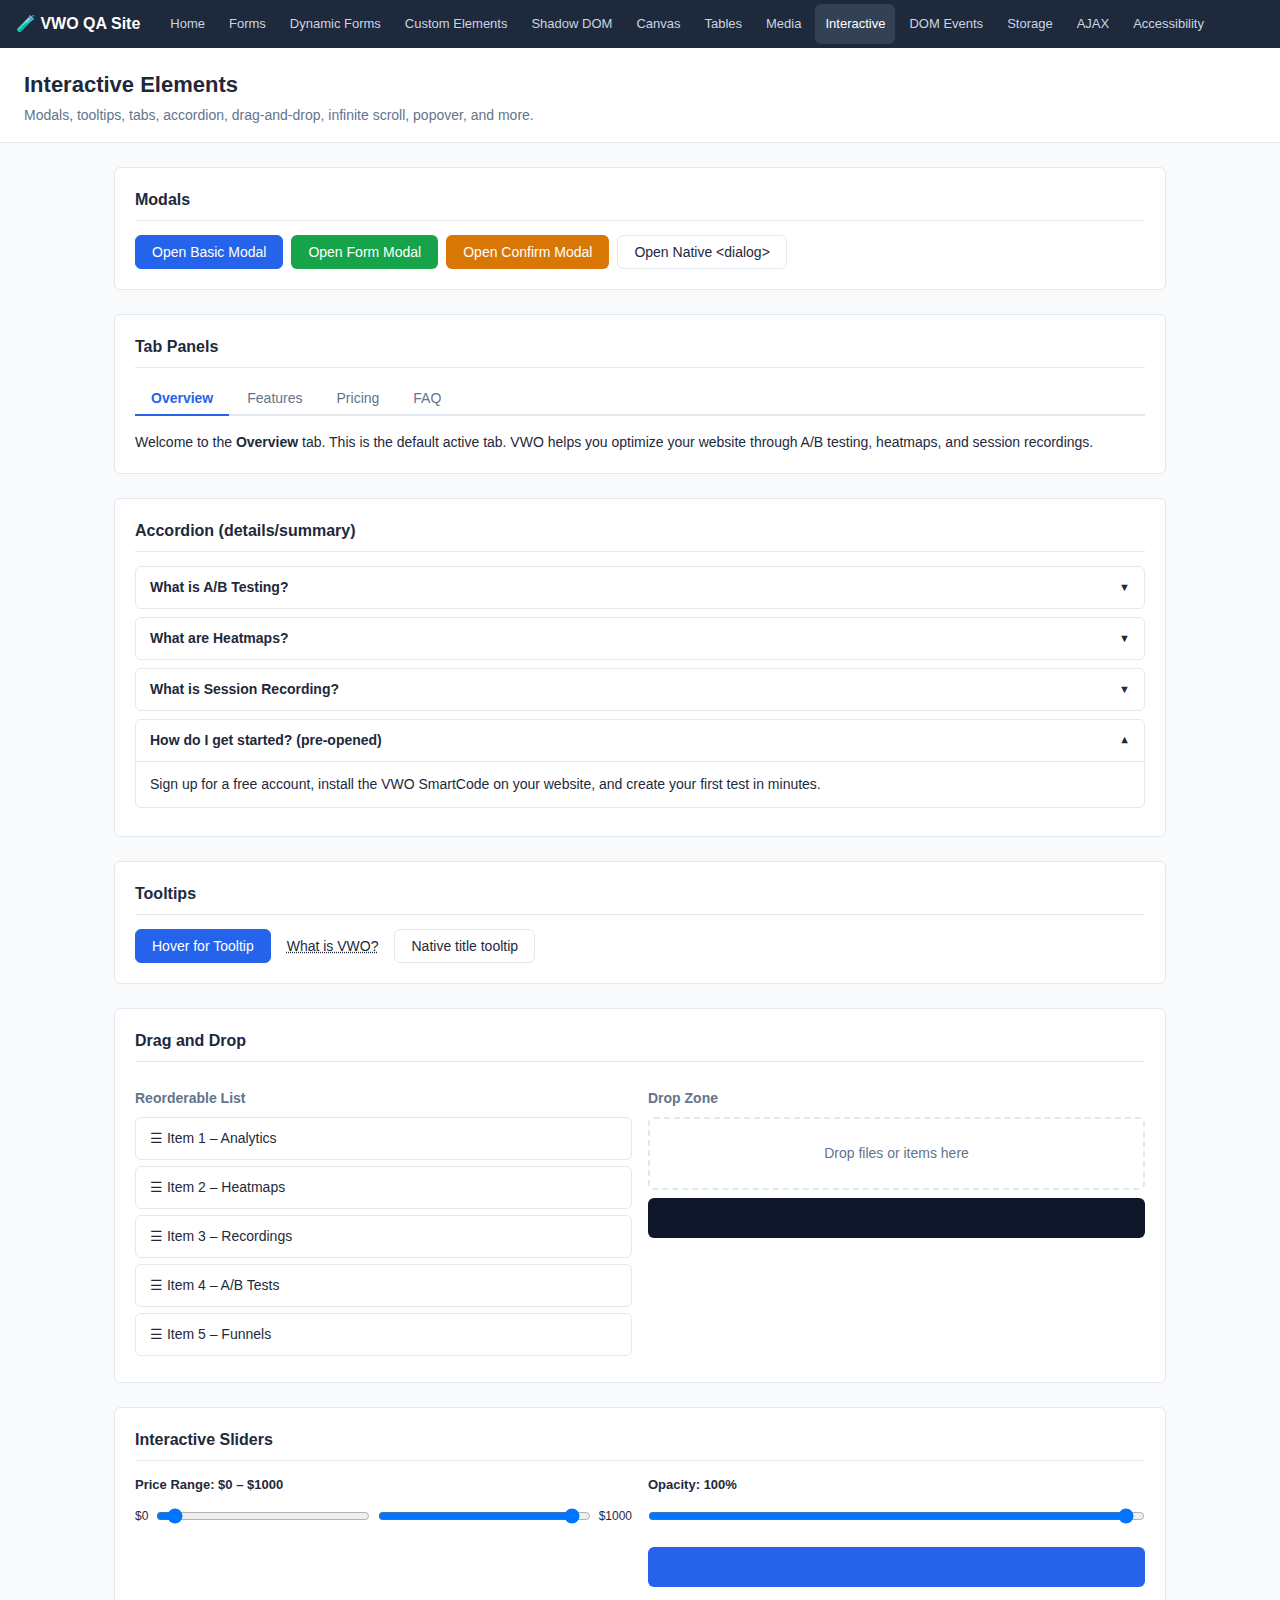
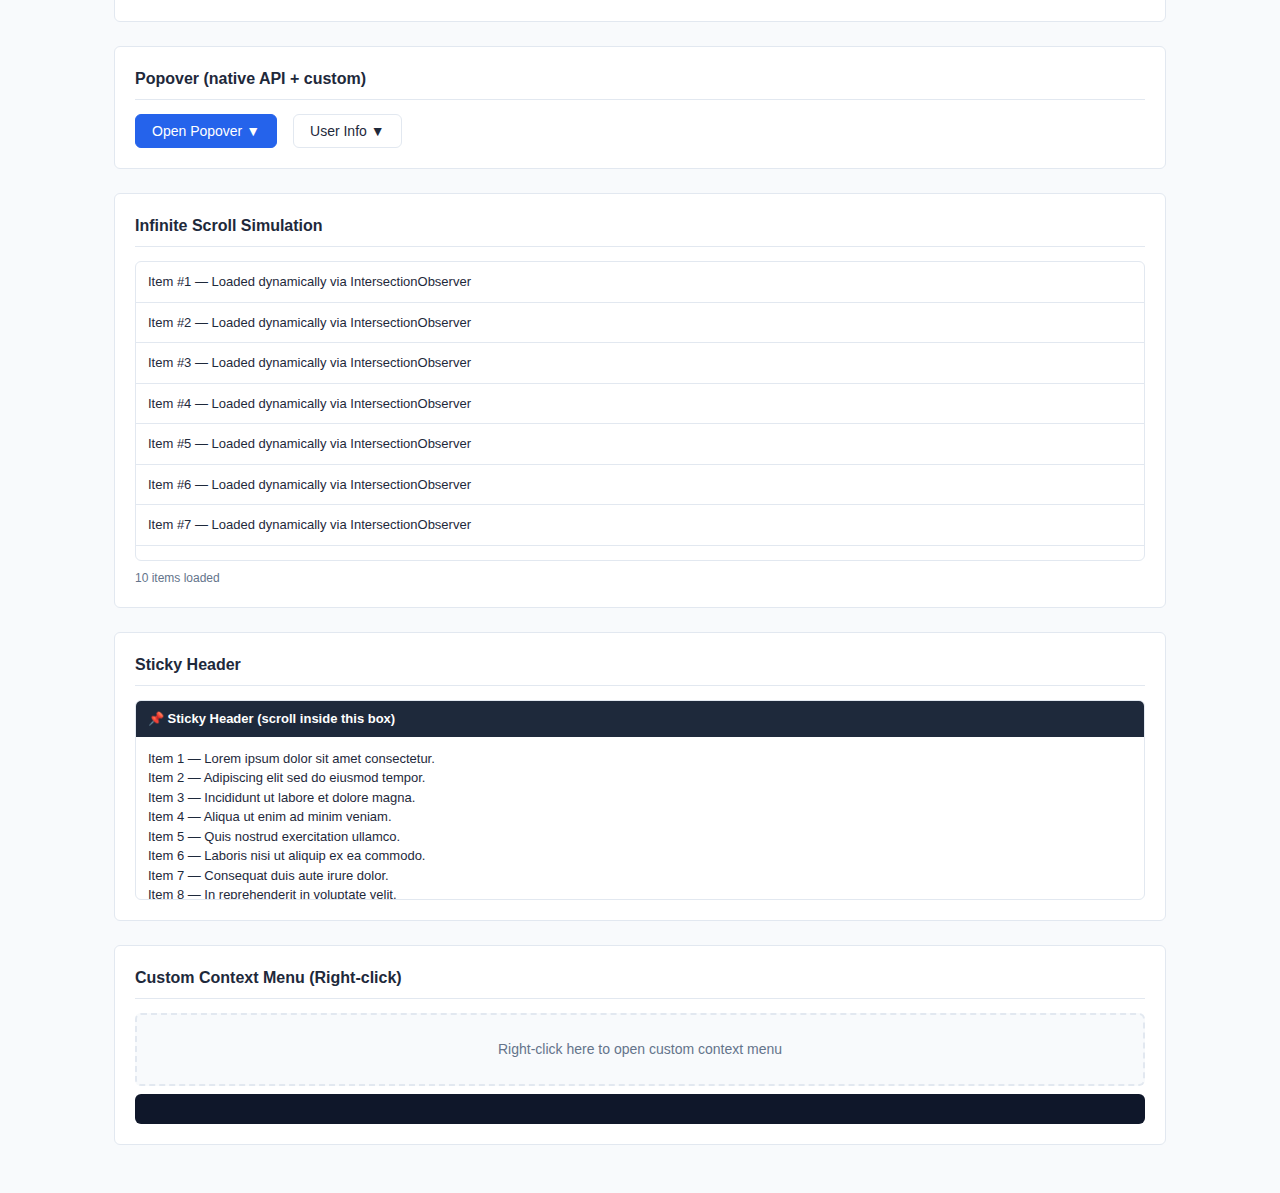
<file: interactive.html>
<!DOCTYPE html>
<html lang="en">

<head>
    <meta charset="UTF-8">
    <meta name="viewport" content="width=device-width, initial-scale=1.0">
    <title>VWO QA – Interactive</title>
    <link rel="stylesheet" href="styles.css">
    <style>
        .popover-host {
            position: relative;
            display: inline-block;
        }

        [popover] {
            position: absolute;
            top: 100%;
            left: 0;
            background: var(--surface);
            border: 1px solid var(--border);
            border-radius: var(--radius);
            padding: 12px;
            box-shadow: var(--shadow);
            z-index: 100;
            min-width: 200px;
            font-size: 13px;
        }

        .drag-list {
            min-height: 60px;
        }

        .sticky-demo {
            height: 200px;
            overflow-y: auto;
            border: 1px solid var(--border);
            border-radius: var(--radius);
        }

        .sticky-header-inner {
            position: sticky;
            top: 0;
            background: #1e293b;
            color: #fff;
            padding: 8px 12px;
            font-size: 13px;
            font-weight: 600;
            z-index: 10;
        }

        .sticky-content {
            padding: 12px;
            font-size: 13px;
        }

        .infinite-item {
            padding: 10px 12px;
            border-bottom: 1px solid var(--border);
            font-size: 13px;
        }
    </style>
</head>

<body>

    <nav class="site-nav">
        <span class="nav-brand">🧪 VWO QA Site</span>
        <a href="index.html">Home</a>
        <a href="forms.html">Forms</a>
        <a href="dynamic-forms.html">Dynamic Forms</a>
        <a href="custom-elements.html">Custom Elements</a>
        <a href="shadow-dom.html">Shadow DOM</a>
        <a href="canvas.html">Canvas</a>
        <a href="tables.html">Tables</a>
        <a href="media.html">Media</a>
        <a href="interactive.html">Interactive</a>
        <a href="dom-events.html">DOM Events</a>
        <a href="storage.html">Storage</a>
        <a href="ajax.html">AJAX</a>
        <a href="accessibility.html">Accessibility</a>
    </nav>

    <div class="page-header">
        <h1>Interactive Elements</h1>
        <p>Modals, tooltips, tabs, accordion, drag-and-drop, infinite scroll, popover, and more.</p>
    </div>

    <main class="content">

        <!-- Modals -->
        <div class="section">
            <h2>Modals</h2>
            <div class="btn-group">
                <button class="btn btn-primary" id="open-modal-basic" onclick="openModal('modal-basic')">Open Basic
                    Modal</button>
                <button class="btn btn-success" id="open-modal-form" onclick="openModal('modal-form')">Open Form
                    Modal</button>
                <button class="btn btn-warning" id="open-modal-confirm" onclick="openModal('modal-confirm')">Open
                    Confirm Modal</button>
                <button class="btn btn-secondary" id="open-native-dialog"
                    onclick="document.getElementById('native-dialog').showModal()">Open Native &lt;dialog&gt;</button>
            </div>
        </div>

        <!-- Tabs -->
        <div class="section">
            <h2>Tab Panels</h2>
            <div class="tab-container" id="tabs-main" data-testid="tabs-main">
                <div class="tab-list" role="tablist">
                    <button class="tab-btn active" role="tab" aria-selected="true" id="tab-overview"
                        data-testid="tab-overview">Overview</button>
                    <button class="tab-btn" role="tab" aria-selected="false" id="tab-features"
                        data-testid="tab-features">Features</button>
                    <button class="tab-btn" role="tab" aria-selected="false" id="tab-pricing"
                        data-testid="tab-pricing">Pricing</button>
                    <button class="tab-btn" role="tab" aria-selected="false" id="tab-faq"
                        data-testid="tab-faq">FAQ</button>
                </div>
                <div class="tab-panel active" id="panel-overview" role="tabpanel">
                    <p style="font-size:14px">Welcome to the <strong>Overview</strong> tab. This is the default active
                        tab. VWO helps you optimize your website through A/B testing, heatmaps, and session recordings.
                    </p>
                </div>
                <div class="tab-panel" id="panel-features" role="tabpanel">
                    <ul style="font-size:14px;margin-left:20px">
                        <li>A/B Testing</li>
                        <li>Multivariate Testing</li>
                        <li>Heatmaps</li>
                        <li>Session Recordings</li>
                        <li>Funnel Analysis</li>
                        <li>Form Analytics</li>
                    </ul>
                </div>
                <div class="tab-panel" id="panel-pricing" role="tabpanel">
                    <div class="grid-3">
                        <div class="card">
                            <h3>Free</h3>
                            <p>$0/mo — Up to 10k visitors</p>
                        </div>
                        <div class="card">
                            <h3>Growth</h3>
                            <p>$49/mo — Up to 100k visitors</p>
                        </div>
                        <div class="card">
                            <h3>Enterprise</h3>
                            <p>Custom pricing</p>
                        </div>
                    </div>
                </div>
                <div class="tab-panel" id="panel-faq" role="tabpanel">
                    <details>
                        <summary>What is VWO?</summary>
                        <div class="details-body">VWO is a website optimization platform.</div>
                    </details>
                    <details>
                        <summary>How does A/B testing work?</summary>
                        <div class="details-body">You create two variants and split traffic between them.</div>
                    </details>
                </div>
            </div>
        </div>

        <!-- Accordion -->
        <div class="section">
            <h2>Accordion (details/summary)</h2>
            <details id="acc-1" data-testid="accordion-1">
                <summary>What is A/B Testing?</summary>
                <div class="details-body">A/B testing is a method of comparing two versions of a webpage to determine
                    which one performs better. You split traffic between variant A and variant B and measure conversion
                    rates.</div>
            </details>
            <details id="acc-2" data-testid="accordion-2">
                <summary>What are Heatmaps?</summary>
                <div class="details-body">Heatmaps visually represent where users click, move, and scroll on your
                    website. They help identify areas of high and low engagement.</div>
            </details>
            <details id="acc-3" data-testid="accordion-3">
                <summary>What is Session Recording?</summary>
                <div class="details-body">Session recordings capture real user interactions on your website, including
                    mouse movements, clicks, and scrolling behavior.</div>
            </details>
            <details id="acc-4" open data-testid="accordion-4">
                <summary>How do I get started? (pre-opened)</summary>
                <div class="details-body">Sign up for a free account, install the VWO SmartCode on your website, and
                    create your first test in minutes.</div>
            </details>
        </div>

        <!-- Tooltips -->
        <div class="section">
            <h2>Tooltips</h2>
            <div class="flex gap-16 flex-wrap items-center">
                <div class="tooltip-wrap">
                    <button class="btn btn-primary" id="tooltip-btn-1" data-testid="tooltip-1">Hover for
                        Tooltip</button>
                    <span class="tooltip-text">This is a CSS tooltip!</span>
                </div>
                <div class="tooltip-wrap">
                    <span id="tooltip-span-1" style="text-decoration:underline dotted;cursor:help;font-size:14px"
                        data-testid="tooltip-2">What is VWO?</span>
                    <span class="tooltip-text">Visual Website Optimizer — a CRO platform</span>
                </div>
                <div class="tooltip-wrap">
                    <button class="btn btn-secondary" id="tooltip-btn-2" data-testid="tooltip-3"
                        title="Native browser tooltip via title attribute">Native title tooltip</button>
                    <span class="tooltip-text">Custom tooltip (overrides title)</span>
                </div>
            </div>
        </div>

        <!-- Drag and Drop -->
        <div class="section">
            <h2>Drag and Drop</h2>
            <div class="grid-2">
                <div>
                    <h3>Reorderable List</h3>
                    <div id="drag-list" class="drag-list" data-testid="drag-list">
                        <div class="draggable-item" draggable="true" data-id="1" id="drag-item-1">☰ Item 1 – Analytics
                        </div>
                        <div class="draggable-item" draggable="true" data-id="2" id="drag-item-2">☰ Item 2 – Heatmaps
                        </div>
                        <div class="draggable-item" draggable="true" data-id="3" id="drag-item-3">☰ Item 3 – Recordings
                        </div>
                        <div class="draggable-item" draggable="true" data-id="4" id="drag-item-4">☰ Item 4 – A/B Tests
                        </div>
                        <div class="draggable-item" draggable="true" data-id="5" id="drag-item-5">☰ Item 5 – Funnels
                        </div>
                    </div>
                </div>
                <div>
                    <h3>Drop Zone</h3>
                    <div class="drop-zone" id="drop-zone-1" data-testid="drop-zone">
                        <p>Drop files or items here</p>
                    </div>
                    <div id="drop-log" class="output-box mt-8" style="min-height:40px"></div>
                </div>
            </div>
        </div>

        <!-- Slider / Range -->
        <div class="section">
            <h2>Interactive Sliders</h2>
            <div class="grid-2">
                <div class="form-group">
                    <label>Price Range: $<span id="price-min-val">0</span> – $<span
                            id="price-max-val">1000</span></label>
                    <div style="display:flex;gap:8px;align-items:center">
                        <span style="font-size:12px">$0</span>
                        <input type="range" id="price-min" min="0" max="1000" value="0" step="10" style="flex:1"
                            data-testid="price-min">
                        <input type="range" id="price-max" min="0" max="1000" value="1000" step="10" style="flex:1"
                            data-testid="price-max">
                        <span style="font-size:12px">$1000</span>
                    </div>
                </div>
                <div class="form-group">
                    <label>Opacity: <span id="opacity-val">100</span>%</label>
                    <input type="range" id="opacity-slider" min="0" max="100" value="100" data-testid="opacity-slider">
                    <div id="opacity-demo"
                        style="width:100%;height:40px;background:var(--primary);border-radius:var(--radius);margin-top:8px;transition:opacity 0.1s">
                    </div>
                </div>
            </div>
        </div>

        <!-- Popover -->
        <div class="section">
            <h2>Popover (native API + custom)</h2>
            <div class="flex gap-16 flex-wrap items-center">
                <div class="popover-host">
                    <button class="btn btn-primary" id="popover-btn-1" onclick="togglePopover('pop-1')"
                        data-testid="popover-btn-1">Open Popover ▼</button>
                    <div id="pop-1"
                        style="display:none;position:absolute;top:110%;left:0;background:var(--surface);border:1px solid var(--border);border-radius:var(--radius);padding:14px;box-shadow:0 4px 16px rgba(0,0,0,0.15);z-index:200;min-width:220px">
                        <strong style="font-size:14px">Popover Content</strong>
                        <p style="font-size:13px;margin-top:6px;color:var(--text-muted)">This is a custom popover with
                            additional information.</p>
                        <button class="btn btn-primary btn-sm mt-8" onclick="togglePopover('pop-1')">Close</button>
                    </div>
                </div>
                <div class="popover-host">
                    <button class="btn btn-secondary" id="popover-btn-2" onclick="togglePopover('pop-2')"
                        data-testid="popover-btn-2">User Info ▼</button>
                    <div id="pop-2"
                        style="display:none;position:absolute;top:110%;left:0;background:var(--surface);border:1px solid var(--border);border-radius:var(--radius);padding:14px;box-shadow:0 4px 16px rgba(0,0,0,0.15);z-index:200;min-width:240px">
                        <div style="display:flex;gap:10px;align-items:center">
                            <div
                                style="width:40px;height:40px;border-radius:50%;background:var(--primary);display:flex;align-items:center;justify-content:center;color:#fff;font-weight:bold">
                                JD</div>
                            <div><strong style="font-size:14px">John Doe</strong><br><span
                                    style="font-size:12px;color:var(--text-muted)">john@example.com</span></div>
                        </div>
                        <hr class="divider">
                        <a href="#" style="display:block;font-size:13px;padding:4px 0">Profile Settings</a>
                        <a href="#" style="display:block;font-size:13px;padding:4px 0">Billing</a>
                        <a href="#" style="display:block;font-size:13px;padding:4px 0;color:var(--danger)">Sign Out</a>
                    </div>
                </div>
            </div>
        </div>

        <!-- Infinite Scroll -->
        <div class="section">
            <h2>Infinite Scroll Simulation</h2>
            <div id="infinite-container"
                style="height:300px;overflow-y:auto;border:1px solid var(--border);border-radius:var(--radius)"
                data-testid="infinite-scroll">
                <div id="infinite-list"></div>
                <div id="infinite-loader" style="text-align:center;padding:12px;font-size:13px;color:var(--text-muted)">
                    Loading…</div>
            </div>
            <div id="infinite-status" class="form-hint mt-8"></div>
        </div>

        <!-- Sticky Elements -->
        <div class="section">
            <h2>Sticky Header</h2>
            <div class="sticky-demo" id="sticky-demo" data-testid="sticky-demo">
                <div class="sticky-header-inner">📌 Sticky Header (scroll inside this box)</div>
                <div class="sticky-content">
                    <p>Item 1 — Lorem ipsum dolor sit amet consectetur.</p>
                    <p>Item 2 — Adipiscing elit sed do eiusmod tempor.</p>
                    <p>Item 3 — Incididunt ut labore et dolore magna.</p>
                    <p>Item 4 — Aliqua ut enim ad minim veniam.</p>
                    <p>Item 5 — Quis nostrud exercitation ullamco.</p>
                    <p>Item 6 — Laboris nisi ut aliquip ex ea commodo.</p>
                    <p>Item 7 — Consequat duis aute irure dolor.</p>
                    <p>Item 8 — In reprehenderit in voluptate velit.</p>
                    <p>Item 9 — Esse cillum dolore eu fugiat nulla.</p>
                    <p>Item 10 — Pariatur excepteur sint occaecat.</p>
                </div>
            </div>
        </div>

        <!-- Context Menu -->
        <div class="section">
            <h2>Custom Context Menu (Right-click)</h2>
            <div id="context-target"
                style="background:var(--bg);border:2px dashed var(--border);border-radius:var(--radius);padding:24px;text-align:center;font-size:14px;color:var(--text-muted);cursor:context-menu"
                data-testid="context-target">
                Right-click here to open custom context menu
            </div>
            <div id="context-menu"
                style="display:none;position:fixed;background:var(--surface);border:1px solid var(--border);border-radius:var(--radius);box-shadow:0 4px 16px rgba(0,0,0,0.15);z-index:9999;min-width:160px;overflow:hidden">
                <div class="ctx-item" onclick="ctxAction('copy')" style="padding:8px 14px;font-size:13px;cursor:pointer"
                    data-testid="ctx-copy">📋 Copy</div>
                <div class="ctx-item" onclick="ctxAction('paste')"
                    style="padding:8px 14px;font-size:13px;cursor:pointer" data-testid="ctx-paste">📌 Paste</div>
                <div class="ctx-item" onclick="ctxAction('inspect')"
                    style="padding:8px 14px;font-size:13px;cursor:pointer" data-testid="ctx-inspect">🔍 Inspect</div>
                <hr style="margin:4px 0;border:none;border-top:1px solid var(--border)">
                <div class="ctx-item" onclick="ctxAction('delete')"
                    style="padding:8px 14px;font-size:13px;cursor:pointer;color:var(--danger)" data-testid="ctx-delete">
                    🗑️ Delete</div>
            </div>
            <div id="ctx-log" class="output-box mt-8" style="min-height:30px"></div>
        </div>

    </main>

    <!-- Modals -->
    <div class="modal-overlay" id="modal-basic">
        <div class="modal-box">
            <div class="modal-header">
                <h3>Basic Modal</h3>
                <button class="modal-close" onclick="closeModal('modal-basic')"
                    data-testid="modal-close-basic">✕</button>
            </div>
            <p style="font-size:14px">This is a basic modal dialog. It can contain any content.</p>
            <div class="btn-group mt-16">
                <button class="btn btn-primary" onclick="closeModal('modal-basic')"
                    data-testid="modal-confirm-basic">OK</button>
                <button class="btn btn-secondary" onclick="closeModal('modal-basic')">Cancel</button>
            </div>
        </div>
    </div>

    <div class="modal-overlay" id="modal-form">
        <div class="modal-box">
            <div class="modal-header">
                <h3>Form Modal</h3>
                <button class="modal-close" onclick="closeModal('modal-form')">✕</button>
            </div>
            <form id="modal-inner-form">
                <div class="form-group">
                    <label for="modal-name">Name</label>
                    <input type="text" id="modal-name" placeholder="Your name" data-testid="modal-form-name">
                </div>
                <div class="form-group">
                    <label for="modal-email">Email</label>
                    <input type="email" id="modal-email" placeholder="email@example.com" data-testid="modal-form-email">
                </div>
            </form>
            <div class="btn-group mt-16">
                <button class="btn btn-primary" onclick="submitModalForm()"
                    data-testid="modal-form-submit">Submit</button>
                <button class="btn btn-secondary" onclick="closeModal('modal-form')">Cancel</button>
            </div>
        </div>
    </div>

    <div class="modal-overlay" id="modal-confirm">
        <div class="modal-box">
            <div class="modal-header">
                <h3>⚠️ Confirm Action</h3>
                <button class="modal-close" onclick="closeModal('modal-confirm')">✕</button>
            </div>
            <p style="font-size:14px">Are you sure you want to delete this item? This action cannot be undone.</p>
            <div class="btn-group mt-16">
                <button class="btn btn-danger" onclick="confirmDelete()" data-testid="modal-confirm-yes">Yes,
                    Delete</button>
                <button class="btn btn-secondary" onclick="closeModal('modal-confirm')"
                    data-testid="modal-confirm-no">Cancel</button>
            </div>
        </div>
    </div>

    <dialog id="native-dialog"
        style="border:none;border-radius:8px;padding:24px;box-shadow:0 20px 60px rgba(0,0,0,0.3);max-width:400px"
        data-testid="native-dialog">
        <h3 style="margin-bottom:12px">Native &lt;dialog&gt; Element</h3>
        <p style="font-size:14px;margin-bottom:16px">This uses the native HTML <code>&lt;dialog&gt;</code> element with
            <code>showModal()</code>.</p>
        <div class="btn-group">
            <button class="btn btn-primary" onclick="document.getElementById('native-dialog').close()"
                data-testid="native-dialog-close">Close</button>
        </div>
    </dialog>

    <script src="main.js"></script>
    <script>
        // Tabs
        initTabs();

        // Drag and Drop (reorderable list)
        let dragSrc = null;
        document.querySelectorAll('.draggable-item').forEach(item => {
            item.addEventListener('dragstart', function (e) { dragSrc = this; this.classList.add('dragging'); e.dataTransfer.effectAllowed = 'move'; });
            item.addEventListener('dragend', function () { this.classList.remove('dragging'); });
            item.addEventListener('dragover', function (e) { e.preventDefault(); e.dataTransfer.dropEffect = 'move'; });
            item.addEventListener('drop', function (e) {
                e.preventDefault();
                if (dragSrc !== this) {
                    const list = document.getElementById('drag-list');
                    const items = [...list.children];
                    const srcIdx = items.indexOf(dragSrc), tgtIdx = items.indexOf(this);
                    if (srcIdx < tgtIdx) list.insertBefore(dragSrc, this.nextSibling);
                    else list.insertBefore(dragSrc, this);
                }
            });
        });

        // Drop zone
        const dropZone = document.getElementById('drop-zone-1');
        dropZone.addEventListener('dragover', e => { e.preventDefault(); dropZone.classList.add('dragover'); });
        dropZone.addEventListener('dragleave', () => dropZone.classList.remove('dragover'));
        dropZone.addEventListener('drop', e => {
            e.preventDefault(); dropZone.classList.remove('dragover');
            const files = e.dataTransfer.files;
            if (files.length) {
                logToBox('drop-log', `Dropped ${files.length} file(s): ${[...files].map(f => f.name).join(', ')}`, 'success');
            } else {
                const text = e.dataTransfer.getData('text/plain') || 'dragged item';
                logToBox('drop-log', `Dropped: ${text}`, 'info');
            }
        });

        // Sliders
        document.getElementById('price-min').addEventListener('input', function () {
            document.getElementById('price-min-val').textContent = this.value;
        });
        document.getElementById('price-max').addEventListener('input', function () {
            document.getElementById('price-max-val').textContent = this.value;
        });
        document.getElementById('opacity-slider').addEventListener('input', function () {
            document.getElementById('opacity-val').textContent = this.value;
            document.getElementById('opacity-demo').style.opacity = this.value / 100;
        });

        // Popover
        function togglePopover(id) {
            const el = document.getElementById(id);
            el.style.display = el.style.display === 'none' ? 'block' : 'none';
        }
        document.addEventListener('click', e => {
            ['pop-1', 'pop-2'].forEach(id => {
                const el = document.getElementById(id);
                if (!el.parentElement.contains(e.target)) el.style.display = 'none';
            });
        });

        // Infinite scroll
        let infiniteCount = 0;
        function loadMoreItems() {
            const list = document.getElementById('infinite-list');
            for (let i = 0; i < 10; i++) {
                infiniteCount++;
                const item = document.createElement('div');
                item.className = 'infinite-item';
                item.id = 'infinite-item-' + infiniteCount;
                item.dataset.testid = 'infinite-item-' + infiniteCount;
                item.textContent = `Item #${infiniteCount} — Loaded dynamically via IntersectionObserver`;
                list.appendChild(item);
            }
            document.getElementById('infinite-status').textContent = `${infiniteCount} items loaded`;
            if (infiniteCount >= 100) {
                document.getElementById('infinite-loader').textContent = 'All items loaded.';
                observer.disconnect();
            }
        }

        const observer = new IntersectionObserver(entries => {
            if (entries[0].isIntersecting) loadMoreItems();
        }, { root: document.getElementById('infinite-container'), threshold: 0.1 });
        observer.observe(document.getElementById('infinite-loader'));
        loadMoreItems();

        // Context menu
        document.getElementById('context-target').addEventListener('contextmenu', function (e) {
            e.preventDefault();
            const menu = document.getElementById('context-menu');
            menu.style.display = 'block';
            menu.style.left = e.clientX + 'px';
            menu.style.top = e.clientY + 'px';
        });
        document.addEventListener('click', () => document.getElementById('context-menu').style.display = 'none');
        document.querySelectorAll('.ctx-item').forEach(item => {
            item.addEventListener('mouseenter', function () { this.style.background = 'var(--bg)'; });
            item.addEventListener('mouseleave', function () { this.style.background = ''; });
        });
        function ctxAction(action) {
            logToBox('ctx-log', 'Context menu action: ' + action, 'info');
            document.getElementById('context-menu').style.display = 'none';
        }

        // Modal actions
        function submitModalForm() {
            const name = document.getElementById('modal-name').value;
            const email = document.getElementById('modal-email').value;
            alert(`Form submitted!\nName: ${name}\nEmail: ${email}`);
            closeModal('modal-form');
        }
        function confirmDelete() {
            alert('Item deleted! (Demo)');
            closeModal('modal-confirm');
        }

        // Close modal on overlay click
        document.querySelectorAll('.modal-overlay').forEach(overlay => {
            overlay.addEventListener('click', function (e) {
                if (e.target === this) this.classList.remove('open');
            });
        });
    </script>
</body>

</html>
</file>
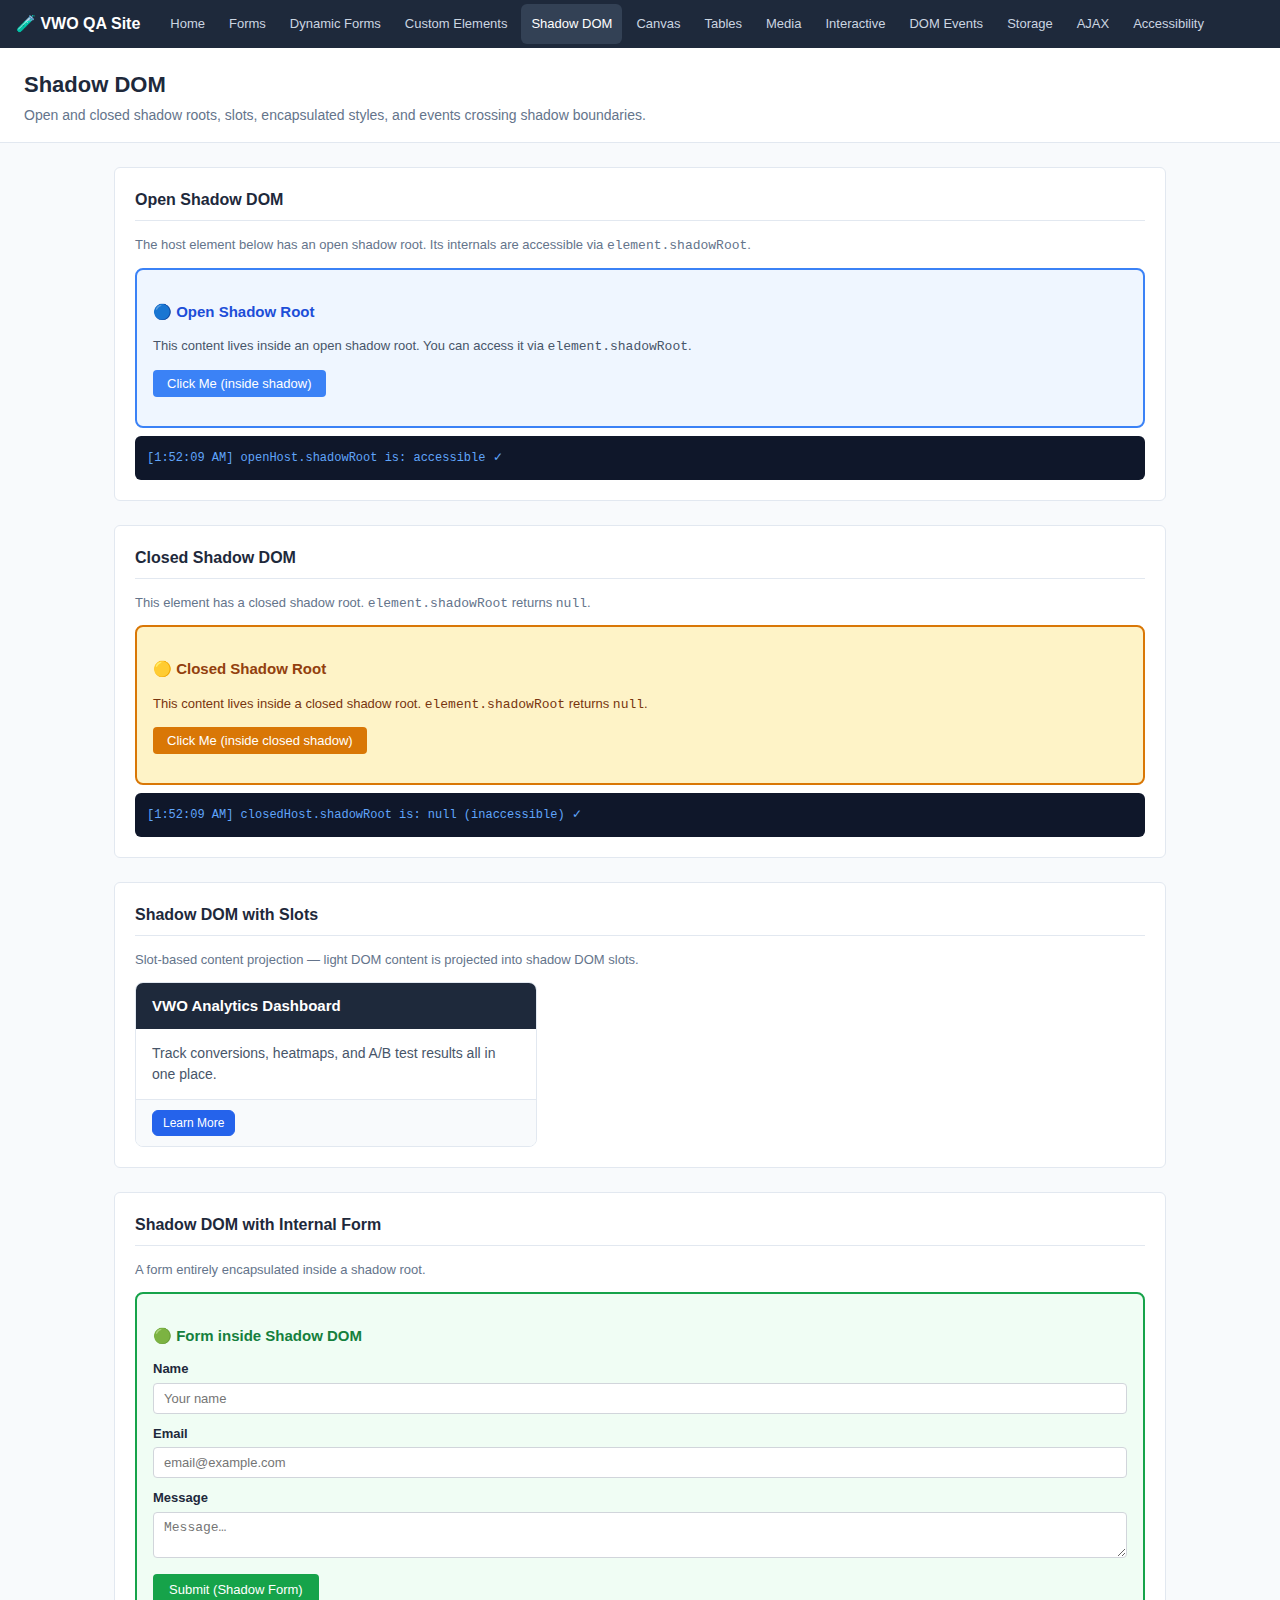
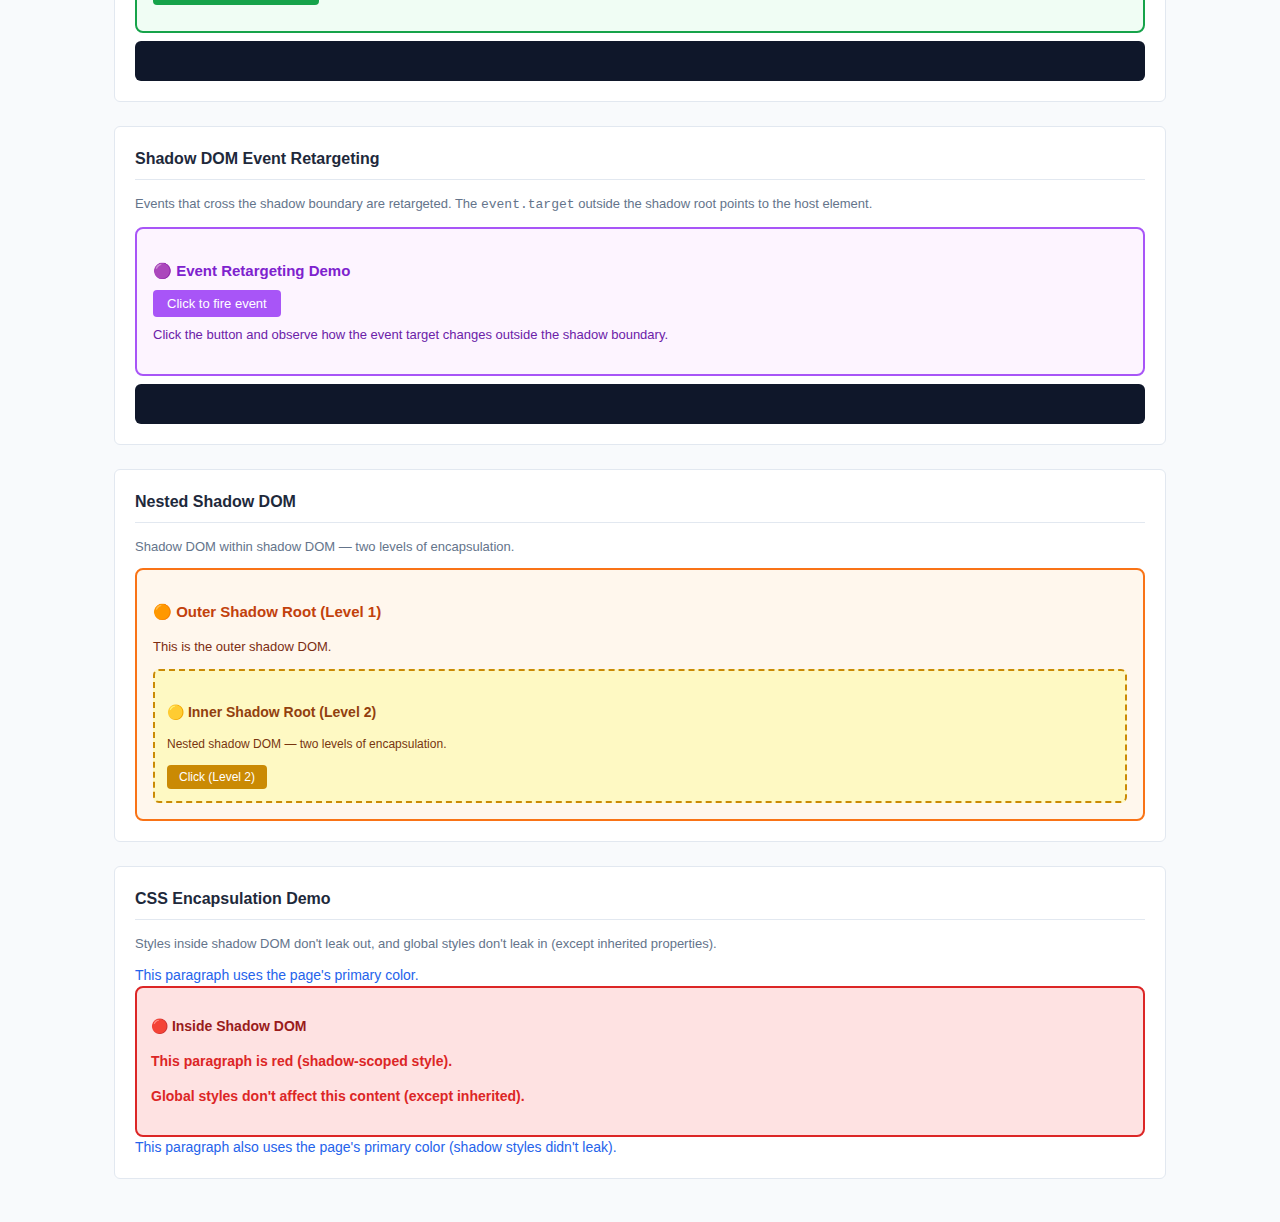
<file: shadow-dom.html>
<!DOCTYPE html>
<html lang="en">

<head>
      <!-- Start VWO Async SmartCode -->
<link rel="preconnect" href="https://dev.visualwebsiteoptimizer.com" />
<script type='text/javascript' id='vwoCode'>
window._vwo_code ||
(function () {
var w=window,
d=document;
var account_id=1185298,
version=2.2,
settings_tolerance=2000,
hide_element='body',
hide_element_style = 'opacity:0 !important;filter:alpha(opacity=0) !important;background:none !important',
f=0;
/* DO NOT EDIT BELOW THIS LINE */
if(f=!1,v=d.querySelector('#vwoCode'),cc={},-1<d.URL.indexOf('__vwo_disable__')||w._vwo_code)return;try{var e=JSON.parse(localStorage.getItem('_vwo_'+account_id+'_config'));cc=e&&'object'==typeof e?e:{}}catch(e){}function r(t){try{return decodeURIComponent(t)}catch(e){return t}}var s=function(){var e={combination:[],combinationChoose:[],split:[],exclude:[],uuid:null,consent:null,optOut:null},t=d.cookie||'';if(!t)return e;for(var n,i,o=/(?:^|;\s*)(?:(_vis_opt_exp_(\d+)_combi=([^;]*))|(_vis_opt_exp_(\d+)_combi_choose=([^;]*))|(_vis_opt_exp_(\d+)_split=([^:;]*))|(_vis_opt_exp_(\d+)_exclude=[^;]*)|(_vis_opt_out=([^;]*))|(_vwo_global_opt_out=[^;]*)|(_vwo_uuid=([^;]*))|(_vwo_consent=([^;]*)))/g;null!==(n=o.exec(t));)try{n[1]?e.combination.push({id:n[2],value:r(n[3])}):n[4]?e.combinationChoose.push({id:n[5],value:r(n[6])}):n[7]?e.split.push({id:n[8],value:r(n[9])}):n[10]?e.exclude.push({id:n[11]}):n[12]?e.optOut=r(n[13]):n[14]?e.optOut=!0:n[15]?e.uuid=r(n[16]):n[17]&&(i=r(n[18]),e.consent=i&&3<=i.length?i.substring(0,3):null)}catch(e){}return e}();function i(){var e=function(){if(w.VWO&&Array.isArray(w.VWO))for(var e=0;e<w.VWO.length;e++){var t=w.VWO[e];if(Array.isArray(t)&&('setVisitorId'===t[0]||'setSessionId'===t[0]))return!0}return!1}(),t='a='+account_id+'&u='+encodeURIComponent(w._vis_opt_url||d.URL)+'&vn='+version+'&ph=1'+('undefined'!=typeof platform?'&p='+platform:'')+'&st='+w.performance.now();e||((n=function(){var e,t=[],n={},i=w.VWO&&w.VWO.appliedCampaigns||{};for(e in i){var o=i[e]&&i[e].v;o&&(t.push(e+'-'+o+'-1'),n[e]=!0)}if(s&&s.combination)for(var r=0;r<s.combination.length;r++){var a=s.combination[r];n[a.id]||t.push(a.id+'-'+a.value)}return t.join('|')}())&&(t+='&c='+n),(n=function(){var e=[],t={};if(s&&s.combinationChoose)for(var n=0;n<s.combinationChoose.length;n++){var i=s.combinationChoose[n];e.push(i.id+'-'+i.value),t[i.id]=!0}if(s&&s.split)for(var o=0;o<s.split.length;o++)t[(i=s.split[o]).id]||e.push(i.id+'-'+i.value);return e.join('|')}())&&(t+='&cc='+n),(n=function(){var e={},t=[];if(w.VWO&&Array.isArray(w.VWO))for(var n=0;n<w.VWO.length;n++){var i=w.VWO[n];if(Array.isArray(i)&&'setVariation'===i[0]&&i[1]&&Array.isArray(i[1]))for(var o=0;o<i[1].length;o++){var r,a=i[1][o];a&&'object'==typeof a&&(r=a.e,a=a.v,r&&a&&(e[r]=a))}}for(r in e)t.push(r+'-'+e[r]);return t.join('|')}())&&(t+='&sv='+n)),s&&s.optOut&&(t+='&o='+s.optOut);var n=function(){var e=[],t={};if(s&&s.exclude)for(var n=0;n<s.exclude.length;n++){var i=s.exclude[n];t[i.id]||(e.push(i.id),t[i.id]=!0)}return e.join('|')}();return n&&(t+='&e='+n),s&&s.uuid&&(t+='&id='+s.uuid),s&&s.consent&&(t+='&consent='+s.consent),w.name&&-1<w.name.indexOf('_vis_preview')&&(t+='&pM=true'),w.VWO&&w.VWO.ed&&(t+='&ed='+w.VWO.ed),t}code={nonce:v&&v.nonce,library_tolerance:function(){return'undefined'!=typeof library_tolerance?library_tolerance:void 0},settings_tolerance:function(){return cc.sT||settings_tolerance},hide_element_style:function(){return'{'+(cc.hES||hide_element_style)+'}'},hide_element:function(){return performance.getEntriesByName('first-contentful-paint')[0]?'':'string'==typeof cc.hE?cc.hE:hide_element},getVersion:function(){return version},finish:function(e){var t;f||(f=!0,(t=d.getElementById('_vis_opt_path_hides'))&&t.parentNode.removeChild(t),e&&((new Image).src='https://dev.visualwebsiteoptimizer.com/ee.gif?a='+account_id+e))},finished:function(){return f},addScript:function(e){var t=d.createElement('script');t.type='text/javascript',e.src?t.src=e.src:t.text=e.text,v&&t.setAttribute('nonce',v.nonce),d.getElementsByTagName('head')[0].appendChild(t)},load:function(e,t){t=t||{};var n=new XMLHttpRequest;n.open('GET',e,!0),n.withCredentials=!t.dSC,n.responseType=t.responseType||'text',n.onload=function(){if(t.onloadCb)return t.onloadCb(n,e);200===n.status?_vwo_code.addScript({text:n.responseText}):_vwo_code.finish('&e=loading_failure:'+e)},n.onerror=function(){if(t.onerrorCb)return t.onerrorCb(e);_vwo_code.finish('&e=loading_failure:'+e)},n.send()},init:function(){var e,t=this.settings_tolerance();w._vwo_settings_timer=setTimeout(function(){_vwo_code.finish()},t),'body'!==this.hide_element()?(n=d.createElement('style'),e=(t=this.hide_element())?t+this.hide_element_style():'',t=d.getElementsByTagName('head')[0],n.setAttribute('id','_vis_opt_path_hides'),v&&n.setAttribute('nonce',v.nonce),n.setAttribute('type','text/css'),n.styleSheet?n.styleSheet.cssText=e:n.appendChild(d.createTextNode(e)),t.appendChild(n)):(n=d.getElementsByTagName('head')[0],(e=d.createElement('div')).style.cssText='z-index: 2147483647 !important;position: fixed !important;left: 0 !important;top: 0 !important;width: 100% !important;height: 100% !important;background: white !important;',e.setAttribute('id','_vis_opt_path_hides'),e.classList.add('_vis_hide_layer'),n.parentNode.insertBefore(e,n.nextSibling));var n='https://dev.visualwebsiteoptimizer.com/j.php?'+i();-1!==w.location.search.indexOf('_vwo_xhr')?this.addScript({src:n}):this.load(n+'&x=true',{l:1})}};w._vwo_code=code;code.init();})();
</script>
<!-- End VWO Async SmartCode -->
    <meta charset="UTF-8">
    <meta name="viewport" content="width=device-width, initial-scale=1.0">
    <title>VWO QA – Shadow DOM</title>
    <link rel="stylesheet" href="styles.css">
</head>

<body>

    <nav class="site-nav">
        <span class="nav-brand">🧪 VWO QA Site</span>
        <a href="index.html">Home</a>
        <a href="forms.html">Forms</a>
        <a href="dynamic-forms.html">Dynamic Forms</a>
        <a href="custom-elements.html">Custom Elements</a>
        <a href="shadow-dom.html">Shadow DOM</a>
        <a href="canvas.html">Canvas</a>
        <a href="tables.html">Tables</a>
        <a href="media.html">Media</a>
        <a href="interactive.html">Interactive</a>
        <a href="dom-events.html">DOM Events</a>
        <a href="storage.html">Storage</a>
        <a href="ajax.html">AJAX</a>
        <a href="accessibility.html">Accessibility</a>
    </nav>

    <div class="page-header">
        <h1>Shadow DOM</h1>
        <p>Open and closed shadow roots, slots, encapsulated styles, and events crossing shadow boundaries.</p>
    </div>

    <main class="content">

        <!-- Open Shadow DOM -->
        <div class="section">
            <h2>Open Shadow DOM</h2>
            <p class="text-sm text-muted" style="margin-bottom:12px">
                The host element below has an open shadow root. Its internals are accessible via
                <code>element.shadowRoot</code>.
            </p>
            <div id="open-shadow-host" data-testid="open-shadow-host"></div>
            <div class="output-box mt-8" id="open-shadow-log" style="min-height:40px"></div>
        </div>

        <!-- Closed Shadow DOM -->
        <div class="section">
            <h2>Closed Shadow DOM</h2>
            <p class="text-sm text-muted" style="margin-bottom:12px">
                This element has a closed shadow root. <code>element.shadowRoot</code> returns <code>null</code>.
            </p>
            <div id="closed-shadow-host" data-testid="closed-shadow-host"></div>
            <div class="output-box mt-8" id="closed-shadow-log" style="min-height:40px"></div>
        </div>

        <!-- Shadow DOM with Slots -->
        <div class="section">
            <h2>Shadow DOM with Slots</h2>
            <p class="text-sm text-muted" style="margin-bottom:12px">
                Slot-based content projection — light DOM content is projected into shadow DOM slots.
            </p>
            <slotted-card id="slotted-card-1" data-testid="slotted-card">
                <span slot="title">VWO Analytics Dashboard</span>
                <span slot="body">Track conversions, heatmaps, and A/B test results all in one place.</span>
                <span slot="footer">
                    <button class="btn btn-primary btn-sm" id="slotted-btn-1">Learn More</button>
                </span>
            </slotted-card>
        </div>

        <!-- Shadow DOM with Internal Form -->
        <div class="section">
            <h2>Shadow DOM with Internal Form</h2>
            <p class="text-sm text-muted" style="margin-bottom:12px">
                A form entirely encapsulated inside a shadow root.
            </p>
            <shadow-form id="shadow-form-1" data-testid="shadow-form"></shadow-form>
            <div class="output-box mt-8" id="shadow-form-log" style="min-height:40px"></div>
        </div>

        <!-- Shadow DOM Event Retargeting -->
        <div class="section">
            <h2>Shadow DOM Event Retargeting</h2>
            <p class="text-sm text-muted" style="margin-bottom:12px">
                Events that cross the shadow boundary are retargeted. The <code>event.target</code> outside the shadow
                root points to the host element.
            </p>
            <div id="event-retarget-host" data-testid="event-retarget-host"></div>
            <div class="output-box mt-8" id="event-retarget-log" style="min-height:40px"></div>
        </div>

        <!-- Nested Shadow DOM -->
        <div class="section">
            <h2>Nested Shadow DOM</h2>
            <p class="text-sm text-muted" style="margin-bottom:12px">
                Shadow DOM within shadow DOM — two levels of encapsulation.
            </p>
            <nested-shadow id="nested-shadow-1" data-testid="nested-shadow"></nested-shadow>
        </div>

        <!-- Shadow DOM CSS Encapsulation -->
        <div class="section">
            <h2>CSS Encapsulation Demo</h2>
            <p class="text-sm text-muted" style="margin-bottom:12px">
                Styles inside shadow DOM don't leak out, and global styles don't leak in (except inherited properties).
            </p>
            <p style="color:var(--primary);font-size:14px">This paragraph uses the page's primary color.</p>
            <style-encap-demo id="style-encap-1" data-testid="style-encap"></style-encap-demo>
            <p style="color:var(--primary);font-size:14px">This paragraph also uses the page's primary color (shadow
                styles didn't leak).</p>
        </div>

    </main>

    <script src="main.js"></script>
    <script>
        // ===== Open Shadow DOM =====
        const openHost = document.getElementById('open-shadow-host');
        const openShadow = openHost.attachShadow({ mode: 'open' });
        openShadow.innerHTML = `
  <style>
    .shadow-box { background: #eff6ff; border: 2px solid #3b82f6; border-radius: 8px; padding: 16px; font-family: Arial, sans-serif; }
    h3 { color: #1d4ed8; margin-bottom: 8px; font-size: 15px; }
    button { background: #3b82f6; color: #fff; border: none; padding: 6px 14px; border-radius: 4px; cursor: pointer; font-size: 13px; }
    button:hover { background: #2563eb; }
    p { font-size: 13px; color: #475569; }
  </style>
  <div class="shadow-box">
    <h3>🔵 Open Shadow Root</h3>
    <p>This content lives inside an open shadow root. You can access it via <code>element.shadowRoot</code>.</p>
    <button id="shadow-open-btn">Click Me (inside shadow)</button>
    <p id="shadow-open-output" style="margin-top:8px"></p>
  </div>`;

        openShadow.getElementById('shadow-open-btn').addEventListener('click', function () {
            openShadow.getElementById('shadow-open-output').textContent = 'Button clicked at ' + new Date().toLocaleTimeString();
            logToBox('open-shadow-log', 'Click event fired inside open shadow DOM', 'success');
        });

        // Verify accessibility from outside
        logToBox('open-shadow-log', 'openHost.shadowRoot is: ' + (openHost.shadowRoot ? 'accessible ✓' : 'null'), 'info');

        // ===== Closed Shadow DOM =====
        const closedHost = document.getElementById('closed-shadow-host');
        const closedShadow = closedHost.attachShadow({ mode: 'closed' });
        closedShadow.innerHTML = `
  <style>
    .shadow-box { background: #fef3c7; border: 2px solid #d97706; border-radius: 8px; padding: 16px; font-family: Arial, sans-serif; }
    h3 { color: #92400e; margin-bottom: 8px; font-size: 15px; }
    button { background: #d97706; color: #fff; border: none; padding: 6px 14px; border-radius: 4px; cursor: pointer; font-size: 13px; }
    p { font-size: 13px; color: #78350f; }
  </style>
  <div class="shadow-box">
    <h3>🟡 Closed Shadow Root</h3>
    <p>This content lives inside a closed shadow root. <code>element.shadowRoot</code> returns <code>null</code>.</p>
    <button id="shadow-closed-btn">Click Me (inside closed shadow)</button>
    <p id="shadow-closed-output" style="margin-top:8px"></p>
  </div>`;

        closedShadow.getElementById('shadow-closed-btn').addEventListener('click', function () {
            closedShadow.getElementById('shadow-closed-output').textContent = 'Clicked at ' + new Date().toLocaleTimeString();
            logToBox('closed-shadow-log', 'Click event fired inside closed shadow DOM', 'success');
        });

        logToBox('closed-shadow-log', 'closedHost.shadowRoot is: ' + (closedHost.shadowRoot === null ? 'null (inaccessible) ✓' : 'accessible'), 'info');

        // ===== Slotted Card Web Component =====
        class SlottedCard extends HTMLElement {
            connectedCallback() {
                const shadow = this.attachShadow({ mode: 'open' });
                shadow.innerHTML = `
      <style>
        :host { display: block; }
        .card { border: 1px solid #e2e8f0; border-radius: 8px; overflow: hidden; max-width: 400px; font-family: Arial, sans-serif; }
        .card-title { background: #1e293b; color: #fff; padding: 12px 16px; font-size: 15px; font-weight: bold; }
        .card-body { padding: 14px 16px; font-size: 14px; color: #475569; }
        .card-footer { padding: 10px 16px; background: #f8fafc; border-top: 1px solid #e2e8f0; }
      </style>
      <div class="card">
        <div class="card-title"><slot name="title">Card Title</slot></div>
        <div class="card-body"><slot name="body">Card body content.</slot></div>
        <div class="card-footer"><slot name="footer"></slot></div>
      </div>`;
            }
        }
        customElements.define('slotted-card', SlottedCard);

        // ===== Shadow Form Web Component =====
        class ShadowForm extends HTMLElement {
            connectedCallback() {
                const shadow = this.attachShadow({ mode: 'open' });
                shadow.innerHTML = `
      <style>
        :host { display: block; }
        form { background: #f0fdf4; border: 2px solid #16a34a; border-radius: 8px; padding: 16px; font-family: Arial, sans-serif; }
        h3 { color: #15803d; margin-bottom: 12px; font-size: 15px; }
        label { display: block; font-size: 13px; font-weight: 600; margin-bottom: 4px; }
        input, textarea { width: 100%; padding: 7px 10px; border: 1px solid #d1d5db; border-radius: 4px; font-size: 13px; margin-bottom: 10px; box-sizing: border-box; }
        button { background: #16a34a; color: #fff; border: none; padding: 8px 16px; border-radius: 4px; cursor: pointer; font-size: 13px; }
        #result { margin-top: 10px; font-size: 12px; color: #15803d; font-family: monospace; white-space: pre; }
      </style>
      <form id="inner-form">
        <h3>🟢 Form inside Shadow DOM</h3>
        <label for="sf-name">Name</label>
        <input type="text" id="sf-name" placeholder="Your name" data-testid="shadow-form-name">
        <label for="sf-email">Email</label>
        <input type="email" id="sf-email" placeholder="email@example.com" data-testid="shadow-form-email">
        <label for="sf-msg">Message</label>
        <textarea id="sf-msg" rows="2" placeholder="Message…" data-testid="shadow-form-msg"></textarea>
        <button type="submit">Submit (Shadow Form)</button>
        <div id="result"></div>
      </form>`;
                shadow.getElementById('inner-form').addEventListener('submit', e => {
                    e.preventDefault();
                    const data = {
                        name: shadow.getElementById('sf-name').value,
                        email: shadow.getElementById('sf-email').value,
                        message: shadow.getElementById('sf-msg').value
                    };
                    shadow.getElementById('result').textContent = JSON.stringify(data, null, 2);
                    logToBox('shadow-form-log', 'Shadow form submitted: ' + JSON.stringify(data), 'success');
                });
            }
        }
        customElements.define('shadow-form', ShadowForm);

        // ===== Event Retargeting =====
        const retargetHost = document.getElementById('event-retarget-host');
        const retargetShadow = retargetHost.attachShadow({ mode: 'open' });
        retargetShadow.innerHTML = `
  <style>
    div { background: #fdf4ff; border: 2px solid #a855f7; border-radius: 8px; padding: 16px; font-family: Arial, sans-serif; }
    h3 { color: #7e22ce; margin-bottom: 8px; font-size: 15px; }
    button { background: #a855f7; color: #fff; border: none; padding: 6px 14px; border-radius: 4px; cursor: pointer; font-size: 13px; }
    p { font-size: 13px; color: #6b21a8; margin-top: 8px; }
  </style>
  <div>
    <h3>🟣 Event Retargeting Demo</h3>
    <button id="retarget-btn">Click to fire event</button>
    <p>Click the button and observe how the event target changes outside the shadow boundary.</p>
  </div>`;

        retargetShadow.getElementById('retarget-btn').addEventListener('click', function (e) {
            logToBox('event-retarget-log', 'Inside shadow: event.target = ' + e.target.tagName + '#' + e.target.id, 'info');
        });

        retargetHost.addEventListener('click', function (e) {
            logToBox('event-retarget-log', 'Outside shadow: event.target = ' + e.target.tagName + '#' + e.target.id + ' (retargeted to host)', 'success');
        });

        // ===== Nested Shadow DOM =====
        class NestedShadow extends HTMLElement {
            connectedCallback() {
                const outerShadow = this.attachShadow({ mode: 'open' });
                outerShadow.innerHTML = `
      <style>
        :host { display: block; }
        .outer { background: #fff7ed; border: 2px solid #f97316; border-radius: 8px; padding: 16px; font-family: Arial, sans-serif; }
        h3 { color: #c2410c; font-size: 15px; margin-bottom: 8px; }
        #inner-host { margin-top: 12px; }
      </style>
      <div class="outer">
        <h3>🟠 Outer Shadow Root (Level 1)</h3>
        <p style="font-size:13px;color:#7c2d12">This is the outer shadow DOM.</p>
        <div id="inner-host"></div>
      </div>`;
                const innerHost = outerShadow.getElementById('inner-host');
                const innerShadow = innerHost.attachShadow({ mode: 'open' });
                innerShadow.innerHTML = `
      <style>
        :host { display: block; }
        .inner { background: #fef9c3; border: 2px dashed #ca8a04; border-radius: 6px; padding: 12px; font-family: Arial, sans-serif; }
        h4 { color: #92400e; font-size: 14px; margin-bottom: 6px; }
        button { background: #ca8a04; color: #fff; border: none; padding: 5px 12px; border-radius: 4px; cursor: pointer; font-size: 12px; }
      </style>
      <div class="inner">
        <h4>🟡 Inner Shadow Root (Level 2)</h4>
        <p style="font-size:12px;color:#78350f">Nested shadow DOM — two levels of encapsulation.</p>
        <button id="nested-btn">Click (Level 2)</button>
      </div>`;
                innerShadow.getElementById('nested-btn').addEventListener('click', () => {
                    alert('Button inside nested shadow DOM (Level 2) clicked!');
                });
            }
        }
        customElements.define('nested-shadow', NestedShadow);

        // ===== Style Encapsulation Demo =====
        class StyleEncapDemo extends HTMLElement {
            connectedCallback() {
                const shadow = this.attachShadow({ mode: 'open' });
                shadow.innerHTML = `
      <style>
        p { color: #dc2626 !important; font-size: 14px; font-weight: bold; }
        .shadow-container { background: #fee2e2; border: 2px solid #dc2626; border-radius: 8px; padding: 14px; font-family: Arial, sans-serif; }
        h3 { color: #991b1b; font-size: 14px; margin-bottom: 8px; }
      </style>
      <div class="shadow-container">
        <h3>🔴 Inside Shadow DOM</h3>
        <p>This paragraph is red (shadow-scoped style).</p>
        <p>Global styles don't affect this content (except inherited).</p>
      </div>`;
            }
        }
        customElements.define('style-encap-demo', StyleEncapDemo);
    </script>
</body>

</html>
</file>
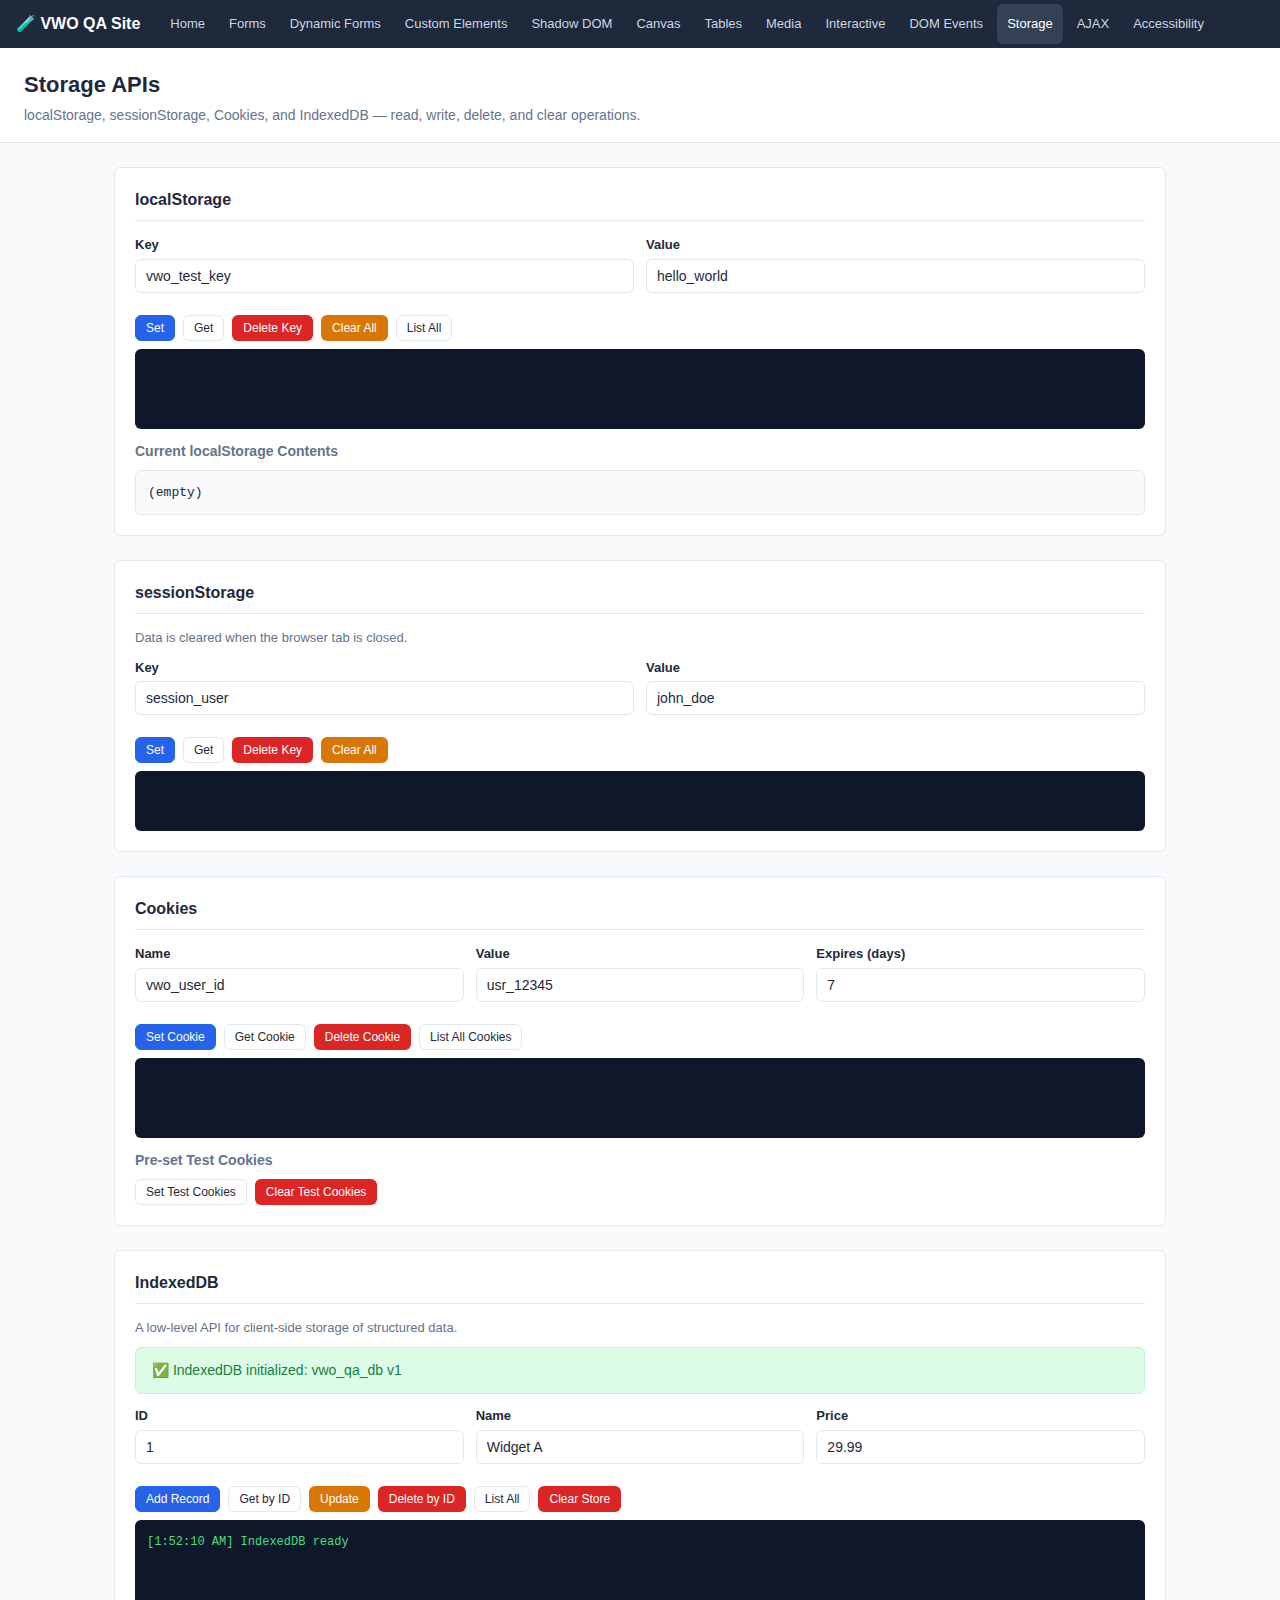
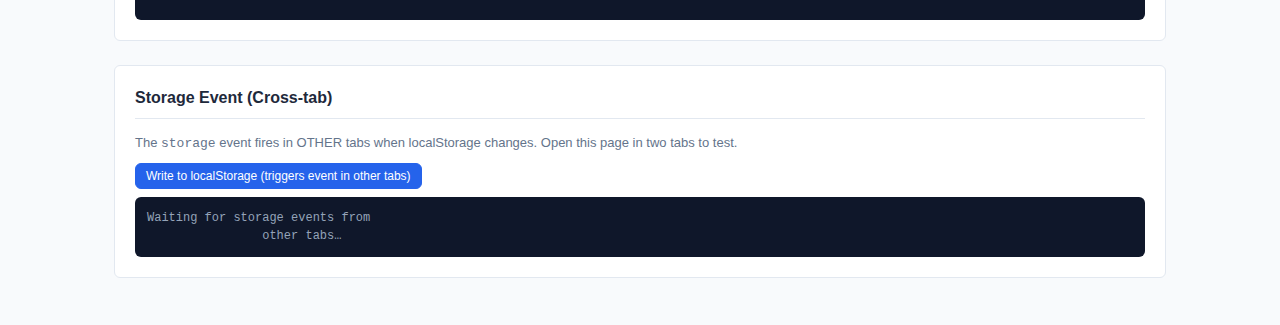
<file: storage.html>
<!DOCTYPE html>
<html lang="en">

<head>
    <meta charset="UTF-8">
    <meta name="viewport" content="width=device-width, initial-scale=1.0">
    <title>VWO QA – Storage</title>
    <link rel="stylesheet" href="styles.css">
</head>

<body>

    <nav class="site-nav">
        <span class="nav-brand">🧪 VWO QA Site</span>
        <a href="index.html">Home</a>
        <a href="forms.html">Forms</a>
        <a href="dynamic-forms.html">Dynamic Forms</a>
        <a href="custom-elements.html">Custom Elements</a>
        <a href="shadow-dom.html">Shadow DOM</a>
        <a href="canvas.html">Canvas</a>
        <a href="tables.html">Tables</a>
        <a href="media.html">Media</a>
        <a href="interactive.html">Interactive</a>
        <a href="dom-events.html">DOM Events</a>
        <a href="storage.html">Storage</a>
        <a href="ajax.html">AJAX</a>
        <a href="accessibility.html">Accessibility</a>
    </nav>

    <div class="page-header">
        <h1>Storage APIs</h1>
        <p>localStorage, sessionStorage, Cookies, and IndexedDB — read, write, delete, and clear operations.</p>
    </div>

    <main class="content">

        <!-- localStorage -->
        <div class="section">
            <h2>localStorage</h2>
            <div class="form-row">
                <div class="form-group">
                    <label for="ls-key">Key</label>
                    <input type="text" id="ls-key" placeholder="key" value="vwo_test_key" data-testid="ls-key">
                </div>
                <div class="form-group">
                    <label for="ls-value">Value</label>
                    <input type="text" id="ls-value" placeholder="value" value="hello_world" data-testid="ls-value">
                </div>
            </div>
            <div class="btn-group">
                <button class="btn btn-primary btn-sm" id="ls-set-btn" onclick="lsSet()">Set</button>
                <button class="btn btn-secondary btn-sm" id="ls-get-btn" onclick="lsGet()">Get</button>
                <button class="btn btn-danger btn-sm" id="ls-delete-btn" onclick="lsDelete()">Delete Key</button>
                <button class="btn btn-warning btn-sm" id="ls-clear-btn" onclick="lsClear()">Clear All</button>
                <button class="btn btn-secondary btn-sm" id="ls-list-btn" onclick="lsList()">List All</button>
            </div>
            <div class="output-box mt-8" id="ls-log" style="min-height:80px"></div>
            <div style="margin-top:12px">
                <h3>Current localStorage Contents</h3>
                <div id="ls-display"
                    style="background:var(--bg);border:1px solid var(--border);border-radius:var(--radius);padding:12px;font-size:13px;font-family:monospace;min-height:40px">
                </div>
            </div>
        </div>

        <!-- sessionStorage -->
        <div class="section">
            <h2>sessionStorage</h2>
            <p class="text-sm text-muted" style="margin-bottom:10px">Data is cleared when the browser tab is closed.</p>
            <div class="form-row">
                <div class="form-group">
                    <label for="ss-key">Key</label>
                    <input type="text" id="ss-key" placeholder="key" value="session_user" data-testid="ss-key">
                </div>
                <div class="form-group">
                    <label for="ss-value">Value</label>
                    <input type="text" id="ss-value" placeholder="value" value="john_doe" data-testid="ss-value">
                </div>
            </div>
            <div class="btn-group">
                <button class="btn btn-primary btn-sm" id="ss-set-btn" onclick="ssSet()">Set</button>
                <button class="btn btn-secondary btn-sm" id="ss-get-btn" onclick="ssGet()">Get</button>
                <button class="btn btn-danger btn-sm" id="ss-delete-btn" onclick="ssDelete()">Delete Key</button>
                <button class="btn btn-warning btn-sm" id="ss-clear-btn" onclick="ssClear()">Clear All</button>
            </div>
            <div class="output-box mt-8" id="ss-log" style="min-height:60px"></div>
        </div>

        <!-- Cookies -->
        <div class="section">
            <h2>Cookies</h2>
            <div class="form-row">
                <div class="form-group">
                    <label for="ck-name">Name</label>
                    <input type="text" id="ck-name" placeholder="cookie_name" value="vwo_user_id" data-testid="ck-name">
                </div>
                <div class="form-group">
                    <label for="ck-value">Value</label>
                    <input type="text" id="ck-value" placeholder="cookie_value" value="usr_12345"
                        data-testid="ck-value">
                </div>
                <div class="form-group">
                    <label for="ck-days">Expires (days)</label>
                    <input type="number" id="ck-days" value="7" min="0" max="365" data-testid="ck-days">
                </div>
            </div>
            <div class="btn-group">
                <button class="btn btn-primary btn-sm" id="ck-set-btn" onclick="ckSet()">Set Cookie</button>
                <button class="btn btn-secondary btn-sm" id="ck-get-btn" onclick="ckGet()">Get Cookie</button>
                <button class="btn btn-danger btn-sm" id="ck-delete-btn" onclick="ckDelete()">Delete Cookie</button>
                <button class="btn btn-secondary btn-sm" id="ck-list-btn" onclick="ckList()">List All Cookies</button>
            </div>
            <div class="output-box mt-8" id="ck-log" style="min-height:80px"></div>
            <div style="margin-top:12px">
                <h3>Pre-set Test Cookies</h3>
                <div class="btn-group">
                    <button class="btn btn-secondary btn-sm" onclick="setTestCookies()">Set Test Cookies</button>
                    <button class="btn btn-danger btn-sm" onclick="clearTestCookies()">Clear Test Cookies</button>
                </div>
            </div>
        </div>

        <!-- IndexedDB -->
        <div class="section">
            <h2>IndexedDB</h2>
            <p class="text-sm text-muted" style="margin-bottom:10px">A low-level API for client-side storage of
                structured data.</p>
            <div id="idb-status" class="alert alert-info" style="margin-bottom:12px">Initializing IndexedDB…</div>
            <div class="form-row">
                <div class="form-group">
                    <label for="idb-id">ID</label>
                    <input type="number" id="idb-id" value="1" min="1" data-testid="idb-id">
                </div>
                <div class="form-group">
                    <label for="idb-name">Name</label>
                    <input type="text" id="idb-name" placeholder="Product name" value="Widget A" data-testid="idb-name">
                </div>
                <div class="form-group">
                    <label for="idb-price">Price</label>
                    <input type="number" id="idb-price" value="29.99" step="0.01" data-testid="idb-price">
                </div>
            </div>
            <div class="btn-group">
                <button class="btn btn-primary btn-sm" id="idb-add-btn" onclick="idbAdd()">Add Record</button>
                <button class="btn btn-secondary btn-sm" id="idb-get-btn" onclick="idbGet()">Get by ID</button>
                <button class="btn btn-warning btn-sm" id="idb-update-btn" onclick="idbUpdate()">Update</button>
                <button class="btn btn-danger btn-sm" id="idb-delete-btn" onclick="idbDelete()">Delete by ID</button>
                <button class="btn btn-secondary btn-sm" id="idb-list-btn" onclick="idbList()">List All</button>
                <button class="btn btn-danger btn-sm" id="idb-clear-btn" onclick="idbClear()">Clear Store</button>
            </div>
            <div class="output-box mt-8" id="idb-log" style="min-height:100px"></div>
        </div>

        <!-- Storage Events -->
        <div class="section">
            <h2>Storage Event (Cross-tab)</h2>
            <p class="text-sm text-muted" style="margin-bottom:10px">The <code>storage</code> event fires in OTHER tabs
                when localStorage changes. Open this page in two tabs to test.</p>
            <div class="btn-group">
                <button class="btn btn-primary btn-sm" onclick="triggerStorageEvent()">Write to localStorage (triggers
                    event in other tabs)</button>
            </div>
            <div class="output-box mt-8" id="storage-event-log" style="min-height:60px">Waiting for storage events from
                other tabs…</div>
        </div>

    </main>

    <script src="main.js"></script>
    <script>
        // ===== localStorage =====
        function lsDisplay() {
            const display = document.getElementById('ls-display');
            if (localStorage.length === 0) { display.textContent = '(empty)'; return; }
            const items = [];
            for (let i = 0; i < localStorage.length; i++) {
                const k = localStorage.key(i);
                items.push(`${k}: ${localStorage.getItem(k)}`);
            }
            display.textContent = items.join('\n');
        }

        function lsSet() {
            const k = document.getElementById('ls-key').value.trim();
            const v = document.getElementById('ls-value').value;
            if (!k) { logToBox('ls-log', 'Key cannot be empty', 'error'); return; }
            localStorage.setItem(k, v);
            logToBox('ls-log', `Set: "${k}" = "${v}"`, 'success');
            lsDisplay();
        }
        function lsGet() {
            const k = document.getElementById('ls-key').value.trim();
            const v = localStorage.getItem(k);
            logToBox('ls-log', v !== null ? `Get: "${k}" = "${v}"` : `Key "${k}" not found`, v !== null ? 'success' : 'error');
        }
        function lsDelete() {
            const k = document.getElementById('ls-key').value.trim();
            localStorage.removeItem(k);
            logToBox('ls-log', `Deleted: "${k}"`, 'info');
            lsDisplay();
        }
        function lsClear() {
            localStorage.clear();
            logToBox('ls-log', 'localStorage cleared', 'info');
            lsDisplay();
        }
        function lsList() {
            if (localStorage.length === 0) { logToBox('ls-log', 'localStorage is empty', 'info'); return; }
            for (let i = 0; i < localStorage.length; i++) {
                const k = localStorage.key(i);
                logToBox('ls-log', `[${i}] "${k}" = "${localStorage.getItem(k)}"`, 'info');
            }
        }
        lsDisplay();

        // ===== sessionStorage =====
        function ssSet() {
            const k = document.getElementById('ss-key').value.trim();
            const v = document.getElementById('ss-value').value;
            sessionStorage.setItem(k, v);
            logToBox('ss-log', `Set: "${k}" = "${v}"`, 'success');
        }
        function ssGet() {
            const k = document.getElementById('ss-key').value.trim();
            const v = sessionStorage.getItem(k);
            logToBox('ss-log', v !== null ? `Get: "${k}" = "${v}"` : `Key "${k}" not found`, v !== null ? 'success' : 'error');
        }
        function ssDelete() {
            const k = document.getElementById('ss-key').value.trim();
            sessionStorage.removeItem(k);
            logToBox('ss-log', `Deleted: "${k}"`, 'info');
        }
        function ssClear() {
            sessionStorage.clear();
            logToBox('ss-log', 'sessionStorage cleared', 'info');
        }

        // ===== Cookies =====
        function ckSet() {
            const name = document.getElementById('ck-name').value.trim();
            const value = document.getElementById('ck-value').value;
            const days = parseInt(document.getElementById('ck-days').value);
            Cookie.set(name, value, days);
            logToBox('ck-log', `Set cookie: "${name}" = "${value}" (expires in ${days} days)`, 'success');
        }
        function ckGet() {
            const name = document.getElementById('ck-name').value.trim();
            const v = Cookie.get(name);
            logToBox('ck-log', v !== null ? `Get: "${name}" = "${v}"` : `Cookie "${name}" not found`, v !== null ? 'success' : 'error');
        }
        function ckDelete() {
            const name = document.getElementById('ck-name').value.trim();
            Cookie.delete(name);
            logToBox('ck-log', `Deleted cookie: "${name}"`, 'info');
        }
        function ckList() {
            const cookies = document.cookie;
            if (!cookies) { logToBox('ck-log', 'No cookies found', 'info'); return; }
            cookies.split('; ').forEach(c => logToBox('ck-log', c, 'info'));
        }
        function setTestCookies() {
            Cookie.set('vwo_visitor_id', 'vis_' + Math.random().toString(36).substr(2, 9), 30);
            Cookie.set('vwo_session', 'sess_' + Date.now(), 1);
            Cookie.set('vwo_ab_test', 'variant_B', 7);
            Cookie.set('vwo_goals', 'signup,purchase', 7);
            logToBox('ck-log', 'Test cookies set: vwo_visitor_id, vwo_session, vwo_ab_test, vwo_goals', 'success');
        }
        function clearTestCookies() {
            ['vwo_visitor_id', 'vwo_session', 'vwo_ab_test', 'vwo_goals'].forEach(n => Cookie.delete(n));
            logToBox('ck-log', 'Test cookies cleared', 'info');
        }

        // ===== IndexedDB =====
        let db;
        const DB_NAME = 'vwo_qa_db', DB_VERSION = 1, STORE_NAME = 'products';

        const request = indexedDB.open(DB_NAME, DB_VERSION);
        request.onupgradeneeded = e => {
            db = e.target.result;
            if (!db.objectStoreNames.contains(STORE_NAME)) {
                const store = db.createObjectStore(STORE_NAME, { keyPath: 'id' });
                store.createIndex('name', 'name', { unique: false });
            }
        };
        request.onsuccess = e => {
            db = e.target.result;
            document.getElementById('idb-status').className = 'alert alert-success';
            document.getElementById('idb-status').textContent = '✅ IndexedDB initialized: ' + DB_NAME + ' v' + DB_VERSION;
            logToBox('idb-log', 'IndexedDB ready', 'success');
        };
        request.onerror = e => {
            document.getElementById('idb-status').className = 'alert alert-danger';
            document.getElementById('idb-status').textContent = '❌ IndexedDB error: ' + e.target.error;
        };

        function idbTx(mode) { return db.transaction(STORE_NAME, mode).objectStore(STORE_NAME); }

        function idbAdd() {
            const record = { id: parseInt(document.getElementById('idb-id').value), name: document.getElementById('idb-name').value, price: parseFloat(document.getElementById('idb-price').value) };
            const req = idbTx('readwrite').add(record);
            req.onsuccess = () => logToBox('idb-log', `Added: ${JSON.stringify(record)}`, 'success');
            req.onerror = e => logToBox('idb-log', `Error: ${e.target.error}`, 'error');
        }
        function idbGet() {
            const id = parseInt(document.getElementById('idb-id').value);
            const req = idbTx('readonly').get(id);
            req.onsuccess = e => logToBox('idb-log', e.target.result ? `Got: ${JSON.stringify(e.target.result)}` : `ID ${id} not found`, e.target.result ? 'success' : 'error');
        }
        function idbUpdate() {
            const record = { id: parseInt(document.getElementById('idb-id').value), name: document.getElementById('idb-name').value, price: parseFloat(document.getElementById('idb-price').value) };
            const req = idbTx('readwrite').put(record);
            req.onsuccess = () => logToBox('idb-log', `Updated: ${JSON.stringify(record)}`, 'success');
            req.onerror = e => logToBox('idb-log', `Error: ${e.target.error}`, 'error');
        }
        function idbDelete() {
            const id = parseInt(document.getElementById('idb-id').value);
            const req = idbTx('readwrite').delete(id);
            req.onsuccess = () => logToBox('idb-log', `Deleted ID: ${id}`, 'info');
        }
        function idbList() {
            const req = idbTx('readonly').getAll();
            req.onsuccess = e => {
                const records = e.target.result;
                if (!records.length) { logToBox('idb-log', 'Store is empty', 'info'); return; }
                records.forEach(r => logToBox('idb-log', JSON.stringify(r), 'info'));
            };
        }
        function idbClear() {
            const req = idbTx('readwrite').clear();
            req.onsuccess = () => logToBox('idb-log', 'Store cleared', 'info');
        }

        // ===== Storage Event =====
        let storageEventCount = 0;
        function triggerStorageEvent() {
            storageEventCount++;
            localStorage.setItem('vwo_cross_tab_test', 'event_' + storageEventCount + '_at_' + Date.now());
            logToBox('storage-event-log', 'Wrote to localStorage (check other tabs)', 'info');
        }
        window.addEventListener('storage', e => {
            logToBox('storage-event-log', `Storage event! key="${e.key}" oldValue="${e.oldValue}" newValue="${e.newValue}"`, 'success');
        });
    </script>
</body>

</html>
</file>
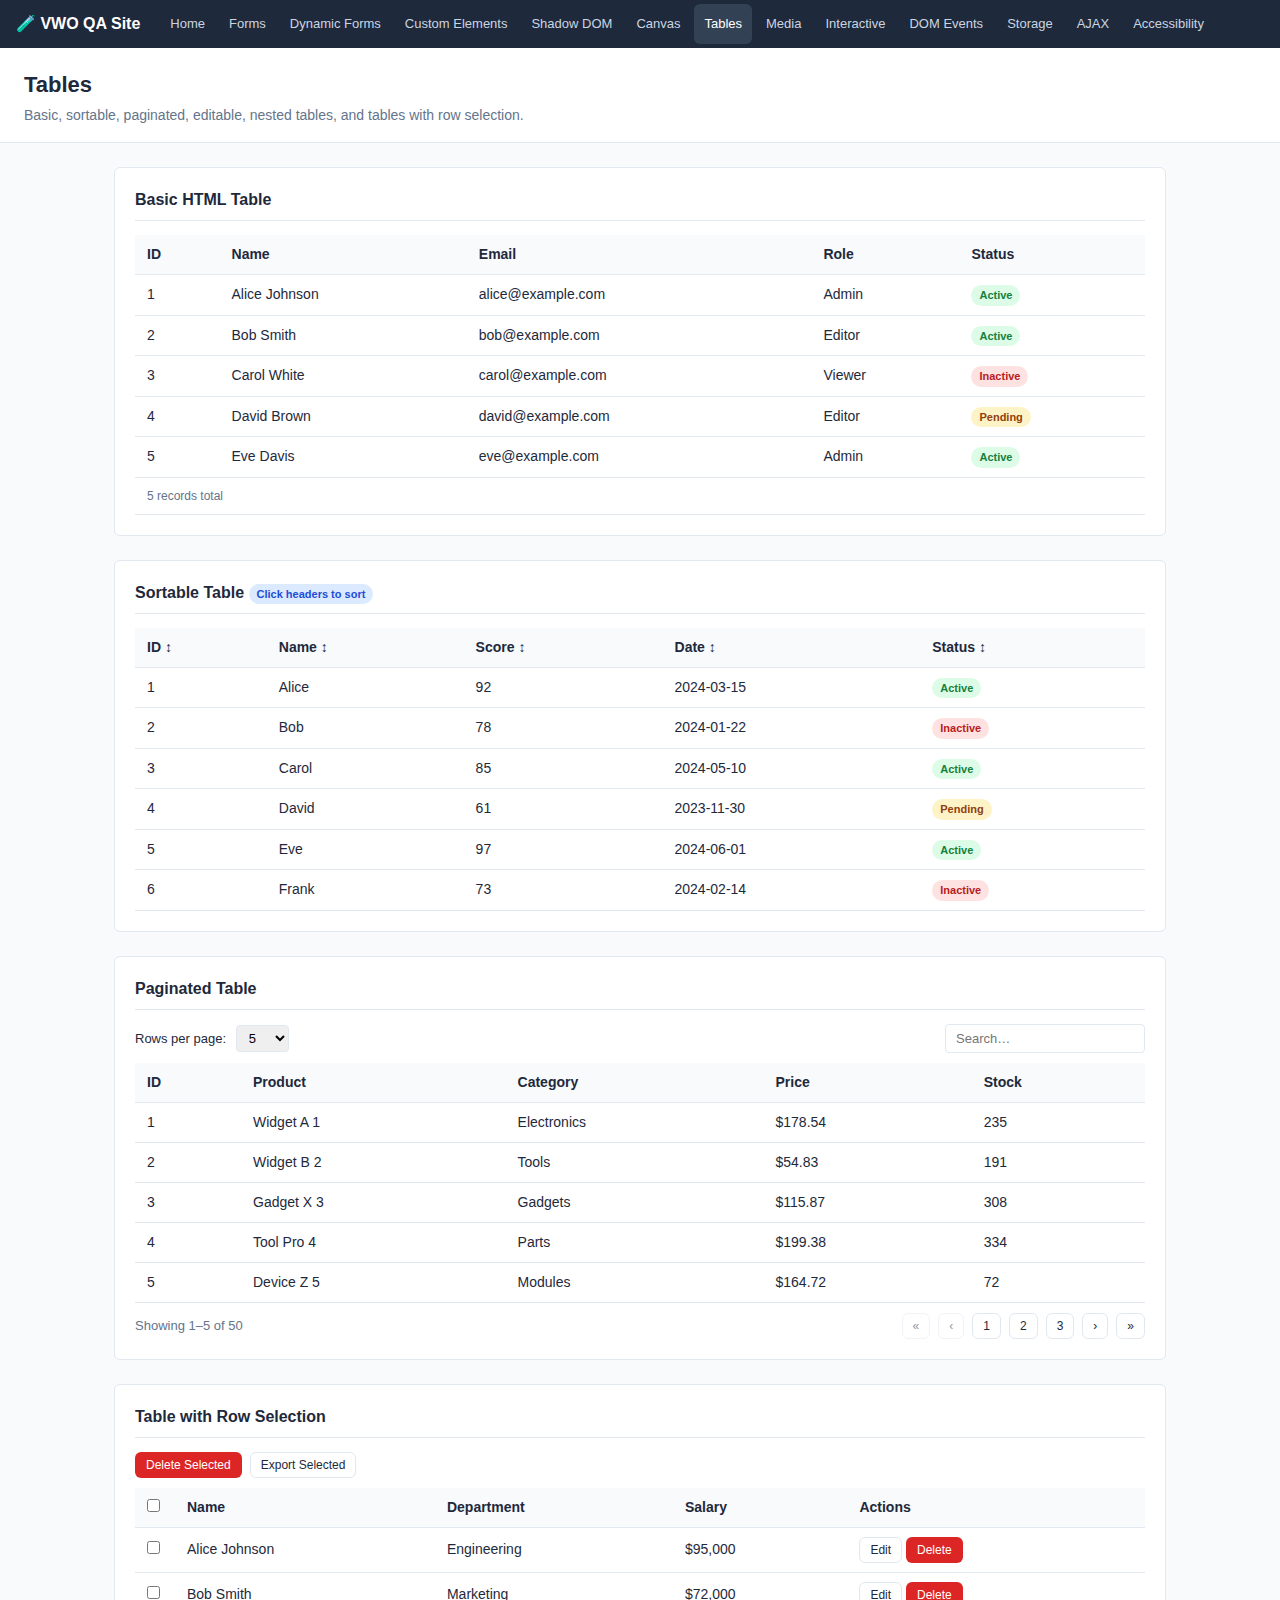
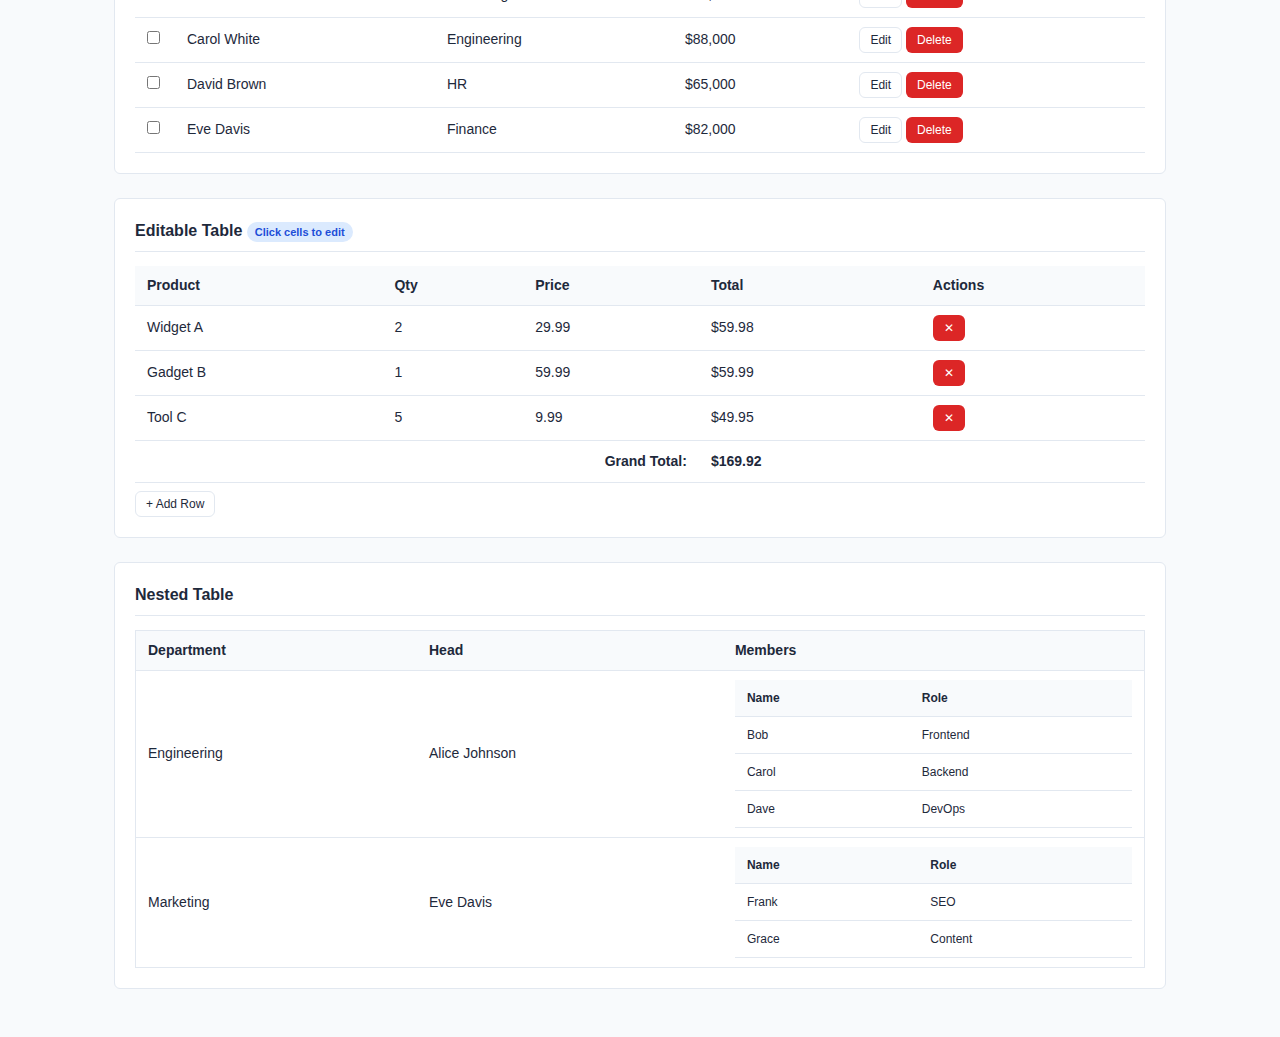
<file: tables.html>
<!DOCTYPE html>
<html lang="en">

<head>
      <!-- Start VWO Async SmartCode -->
<link rel="preconnect" href="https://dev.visualwebsiteoptimizer.com" />
<script type='text/javascript' id='vwoCode'>
window._vwo_code ||
(function () {
var w=window,
d=document;
var account_id=1185298,
version=2.2,
settings_tolerance=2000,
hide_element='body',
hide_element_style = 'opacity:0 !important;filter:alpha(opacity=0) !important;background:none !important',
f=0;
/* DO NOT EDIT BELOW THIS LINE */
if(f=!1,v=d.querySelector('#vwoCode'),cc={},-1<d.URL.indexOf('__vwo_disable__')||w._vwo_code)return;try{var e=JSON.parse(localStorage.getItem('_vwo_'+account_id+'_config'));cc=e&&'object'==typeof e?e:{}}catch(e){}function r(t){try{return decodeURIComponent(t)}catch(e){return t}}var s=function(){var e={combination:[],combinationChoose:[],split:[],exclude:[],uuid:null,consent:null,optOut:null},t=d.cookie||'';if(!t)return e;for(var n,i,o=/(?:^|;\s*)(?:(_vis_opt_exp_(\d+)_combi=([^;]*))|(_vis_opt_exp_(\d+)_combi_choose=([^;]*))|(_vis_opt_exp_(\d+)_split=([^:;]*))|(_vis_opt_exp_(\d+)_exclude=[^;]*)|(_vis_opt_out=([^;]*))|(_vwo_global_opt_out=[^;]*)|(_vwo_uuid=([^;]*))|(_vwo_consent=([^;]*)))/g;null!==(n=o.exec(t));)try{n[1]?e.combination.push({id:n[2],value:r(n[3])}):n[4]?e.combinationChoose.push({id:n[5],value:r(n[6])}):n[7]?e.split.push({id:n[8],value:r(n[9])}):n[10]?e.exclude.push({id:n[11]}):n[12]?e.optOut=r(n[13]):n[14]?e.optOut=!0:n[15]?e.uuid=r(n[16]):n[17]&&(i=r(n[18]),e.consent=i&&3<=i.length?i.substring(0,3):null)}catch(e){}return e}();function i(){var e=function(){if(w.VWO&&Array.isArray(w.VWO))for(var e=0;e<w.VWO.length;e++){var t=w.VWO[e];if(Array.isArray(t)&&('setVisitorId'===t[0]||'setSessionId'===t[0]))return!0}return!1}(),t='a='+account_id+'&u='+encodeURIComponent(w._vis_opt_url||d.URL)+'&vn='+version+'&ph=1'+('undefined'!=typeof platform?'&p='+platform:'')+'&st='+w.performance.now();e||((n=function(){var e,t=[],n={},i=w.VWO&&w.VWO.appliedCampaigns||{};for(e in i){var o=i[e]&&i[e].v;o&&(t.push(e+'-'+o+'-1'),n[e]=!0)}if(s&&s.combination)for(var r=0;r<s.combination.length;r++){var a=s.combination[r];n[a.id]||t.push(a.id+'-'+a.value)}return t.join('|')}())&&(t+='&c='+n),(n=function(){var e=[],t={};if(s&&s.combinationChoose)for(var n=0;n<s.combinationChoose.length;n++){var i=s.combinationChoose[n];e.push(i.id+'-'+i.value),t[i.id]=!0}if(s&&s.split)for(var o=0;o<s.split.length;o++)t[(i=s.split[o]).id]||e.push(i.id+'-'+i.value);return e.join('|')}())&&(t+='&cc='+n),(n=function(){var e={},t=[];if(w.VWO&&Array.isArray(w.VWO))for(var n=0;n<w.VWO.length;n++){var i=w.VWO[n];if(Array.isArray(i)&&'setVariation'===i[0]&&i[1]&&Array.isArray(i[1]))for(var o=0;o<i[1].length;o++){var r,a=i[1][o];a&&'object'==typeof a&&(r=a.e,a=a.v,r&&a&&(e[r]=a))}}for(r in e)t.push(r+'-'+e[r]);return t.join('|')}())&&(t+='&sv='+n)),s&&s.optOut&&(t+='&o='+s.optOut);var n=function(){var e=[],t={};if(s&&s.exclude)for(var n=0;n<s.exclude.length;n++){var i=s.exclude[n];t[i.id]||(e.push(i.id),t[i.id]=!0)}return e.join('|')}();return n&&(t+='&e='+n),s&&s.uuid&&(t+='&id='+s.uuid),s&&s.consent&&(t+='&consent='+s.consent),w.name&&-1<w.name.indexOf('_vis_preview')&&(t+='&pM=true'),w.VWO&&w.VWO.ed&&(t+='&ed='+w.VWO.ed),t}code={nonce:v&&v.nonce,library_tolerance:function(){return'undefined'!=typeof library_tolerance?library_tolerance:void 0},settings_tolerance:function(){return cc.sT||settings_tolerance},hide_element_style:function(){return'{'+(cc.hES||hide_element_style)+'}'},hide_element:function(){return performance.getEntriesByName('first-contentful-paint')[0]?'':'string'==typeof cc.hE?cc.hE:hide_element},getVersion:function(){return version},finish:function(e){var t;f||(f=!0,(t=d.getElementById('_vis_opt_path_hides'))&&t.parentNode.removeChild(t),e&&((new Image).src='https://dev.visualwebsiteoptimizer.com/ee.gif?a='+account_id+e))},finished:function(){return f},addScript:function(e){var t=d.createElement('script');t.type='text/javascript',e.src?t.src=e.src:t.text=e.text,v&&t.setAttribute('nonce',v.nonce),d.getElementsByTagName('head')[0].appendChild(t)},load:function(e,t){t=t||{};var n=new XMLHttpRequest;n.open('GET',e,!0),n.withCredentials=!t.dSC,n.responseType=t.responseType||'text',n.onload=function(){if(t.onloadCb)return t.onloadCb(n,e);200===n.status?_vwo_code.addScript({text:n.responseText}):_vwo_code.finish('&e=loading_failure:'+e)},n.onerror=function(){if(t.onerrorCb)return t.onerrorCb(e);_vwo_code.finish('&e=loading_failure:'+e)},n.send()},init:function(){var e,t=this.settings_tolerance();w._vwo_settings_timer=setTimeout(function(){_vwo_code.finish()},t),'body'!==this.hide_element()?(n=d.createElement('style'),e=(t=this.hide_element())?t+this.hide_element_style():'',t=d.getElementsByTagName('head')[0],n.setAttribute('id','_vis_opt_path_hides'),v&&n.setAttribute('nonce',v.nonce),n.setAttribute('type','text/css'),n.styleSheet?n.styleSheet.cssText=e:n.appendChild(d.createTextNode(e)),t.appendChild(n)):(n=d.getElementsByTagName('head')[0],(e=d.createElement('div')).style.cssText='z-index: 2147483647 !important;position: fixed !important;left: 0 !important;top: 0 !important;width: 100% !important;height: 100% !important;background: white !important;',e.setAttribute('id','_vis_opt_path_hides'),e.classList.add('_vis_hide_layer'),n.parentNode.insertBefore(e,n.nextSibling));var n='https://dev.visualwebsiteoptimizer.com/j.php?'+i();-1!==w.location.search.indexOf('_vwo_xhr')?this.addScript({src:n}):this.load(n+'&x=true',{l:1})}};w._vwo_code=code;code.init();})();
</script>
<!-- End VWO Async SmartCode -->
    <meta charset="UTF-8">
    <meta name="viewport" content="width=device-width, initial-scale=1.0">
    <title>VWO QA – Tables</title>
    <link rel="stylesheet" href="styles.css">
</head>

<body>

    <nav class="site-nav">
        <span class="nav-brand">🧪 VWO QA Site</span>
        <a href="index.html">Home</a>
        <a href="forms.html">Forms</a>
        <a href="dynamic-forms.html">Dynamic Forms</a>
        <a href="custom-elements.html">Custom Elements</a>
        <a href="shadow-dom.html">Shadow DOM</a>
        <a href="canvas.html">Canvas</a>
        <a href="tables.html">Tables</a>
        <a href="media.html">Media</a>
        <a href="interactive.html">Interactive</a>
        <a href="dom-events.html">DOM Events</a>
        <a href="storage.html">Storage</a>
        <a href="ajax.html">AJAX</a>
        <a href="accessibility.html">Accessibility</a>
    </nav>

    <div class="page-header">
        <h1>Tables</h1>
        <p>Basic, sortable, paginated, editable, nested tables, and tables with row selection.</p>
    </div>

    <main class="content">

        <!-- Basic Table -->
        <div class="section">
            <h2>Basic HTML Table</h2>
            <table id="basic-table" data-testid="basic-table">
                <thead>
                    <tr>
                        <th>ID</th>
                        <th>Name</th>
                        <th>Email</th>
                        <th>Role</th>
                        <th>Status</th>
                    </tr>
                </thead>
                <tbody>
                    <tr>
                        <td>1</td>
                        <td>Alice Johnson</td>
                        <td>alice@example.com</td>
                        <td>Admin</td>
                        <td><span class="badge badge-success">Active</span></td>
                    </tr>
                    <tr>
                        <td>2</td>
                        <td>Bob Smith</td>
                        <td>bob@example.com</td>
                        <td>Editor</td>
                        <td><span class="badge badge-success">Active</span></td>
                    </tr>
                    <tr>
                        <td>3</td>
                        <td>Carol White</td>
                        <td>carol@example.com</td>
                        <td>Viewer</td>
                        <td><span class="badge badge-danger">Inactive</span></td>
                    </tr>
                    <tr>
                        <td>4</td>
                        <td>David Brown</td>
                        <td>david@example.com</td>
                        <td>Editor</td>
                        <td><span class="badge badge-warning">Pending</span></td>
                    </tr>
                    <tr>
                        <td>5</td>
                        <td>Eve Davis</td>
                        <td>eve@example.com</td>
                        <td>Admin</td>
                        <td><span class="badge badge-success">Active</span></td>
                    </tr>
                </tbody>
                <tfoot>
                    <tr>
                        <td colspan="5" style="color:var(--text-muted);font-size:12px">5 records total</td>
                    </tr>
                </tfoot>
            </table>
        </div>

        <!-- Sortable Table -->
        <div class="section">
            <h2>Sortable Table <span class="badge badge-primary" style="font-size:11px">Click headers to sort</span>
            </h2>
            <table id="sortable-table" data-testid="sortable-table">
                <thead>
                    <tr>
                        <th data-col="id" data-type="number">ID <span class="sort-icon">↕</span></th>
                        <th data-col="name" data-type="string">Name <span class="sort-icon">↕</span></th>
                        <th data-col="score" data-type="number">Score <span class="sort-icon">↕</span></th>
                        <th data-col="date" data-type="date">Date <span class="sort-icon">↕</span></th>
                        <th data-col="status" data-type="string">Status <span class="sort-icon">↕</span></th>
                    </tr>
                </thead>
                <tbody id="sortable-tbody"></tbody>
            </table>
        </div>

        <!-- Paginated Table -->
        <div class="section">
            <h2>Paginated Table</h2>
            <div style="display:flex;justify-content:space-between;align-items:center;margin-bottom:10px">
                <div>
                    <label style="font-size:13px">Rows per page:
                        <select id="page-size"
                            style="margin-left:6px;padding:4px 8px;border:1px solid var(--border);border-radius:4px;font-size:13px">
                            <option value="5" selected>5</option>
                            <option value="10">10</option>
                            <option value="20">20</option>
                        </select>
                    </label>
                </div>
                <input type="text" id="table-search" placeholder="Search…"
                    style="padding:6px 10px;border:1px solid var(--border);border-radius:4px;font-size:13px;width:200px"
                    data-testid="table-search">
            </div>
            <table id="paginated-table" data-testid="paginated-table">
                <thead>
                    <tr>
                        <th>ID</th>
                        <th>Product</th>
                        <th>Category</th>
                        <th>Price</th>
                        <th>Stock</th>
                    </tr>
                </thead>
                <tbody id="paginated-tbody"></tbody>
            </table>
            <div style="display:flex;justify-content:space-between;align-items:center;margin-top:10px">
                <span id="page-info" style="font-size:13px;color:var(--text-muted)"></span>
                <div class="btn-group" style="margin:0" id="pagination-controls"></div>
            </div>
        </div>

        <!-- Select All Table -->
        <div class="section">
            <h2>Table with Row Selection</h2>
            <div class="btn-group" style="margin-bottom:10px">
                <button class="btn btn-danger btn-sm" id="delete-selected-btn" onclick="deleteSelected()">Delete
                    Selected</button>
                <button class="btn btn-secondary btn-sm" onclick="exportSelected()">Export Selected</button>
            </div>
            <table id="select-table" data-testid="select-table">
                <thead>
                    <tr>
                        <th style="width:40px"><input type="checkbox" id="select-all-chk" data-testid="select-all"></th>
                        <th>Name</th>
                        <th>Department</th>
                        <th>Salary</th>
                        <th>Actions</th>
                    </tr>
                </thead>
                <tbody id="select-tbody"></tbody>
            </table>
            <div id="select-result" class="output-box mt-8" style="display:none"></div>
        </div>

        <!-- Editable Table -->
        <div class="section">
            <h2>Editable Table <span class="badge badge-primary" style="font-size:11px">Click cells to edit</span></h2>
            <table id="editable-table" data-testid="editable-table">
                <thead>
                    <tr>
                        <th>Product</th>
                        <th>Qty</th>
                        <th>Price</th>
                        <th>Total</th>
                        <th>Actions</th>
                    </tr>
                </thead>
                <tbody id="editable-tbody"></tbody>
                <tfoot>
                    <tr>
                        <td colspan="3" style="text-align:right;font-weight:600;padding:10px 12px">Grand Total:</td>
                        <td id="grand-total" style="font-weight:600;padding:10px 12px">$0.00</td>
                        <td></td>
                    </tr>
                </tfoot>
            </table>
            <button class="btn btn-secondary btn-sm mt-8" onclick="addEditableRow()">+ Add Row</button>
        </div>

        <!-- Nested Table -->
        <div class="section">
            <h2>Nested Table</h2>
            <table id="nested-table" data-testid="nested-table" style="border:1px solid var(--border)">
                <thead>
                    <tr>
                        <th>Department</th>
                        <th>Head</th>
                        <th>Members</th>
                    </tr>
                </thead>
                <tbody>
                    <tr>
                        <td>Engineering</td>
                        <td>Alice Johnson</td>
                        <td>
                            <table style="width:100%;font-size:12px">
                                <tr>
                                    <th>Name</th>
                                    <th>Role</th>
                                </tr>
                                <tr>
                                    <td>Bob</td>
                                    <td>Frontend</td>
                                </tr>
                                <tr>
                                    <td>Carol</td>
                                    <td>Backend</td>
                                </tr>
                                <tr>
                                    <td>Dave</td>
                                    <td>DevOps</td>
                                </tr>
                            </table>
                        </td>
                    </tr>
                    <tr>
                        <td>Marketing</td>
                        <td>Eve Davis</td>
                        <td>
                            <table style="width:100%;font-size:12px">
                                <tr>
                                    <th>Name</th>
                                    <th>Role</th>
                                </tr>
                                <tr>
                                    <td>Frank</td>
                                    <td>SEO</td>
                                </tr>
                                <tr>
                                    <td>Grace</td>
                                    <td>Content</td>
                                </tr>
                            </table>
                        </td>
                    </tr>
                </tbody>
            </table>
        </div>

    </main>

    <script src="main.js"></script>
    <script>
        // ===== Sortable Table =====
        const sortableData = [
            { id: 1, name: 'Alice', score: 92, date: '2024-03-15', status: 'Active' },
            { id: 2, name: 'Bob', score: 78, date: '2024-01-22', status: 'Inactive' },
            { id: 3, name: 'Carol', score: 85, date: '2024-05-10', status: 'Active' },
            { id: 4, name: 'David', score: 61, date: '2023-11-30', status: 'Pending' },
            { id: 5, name: 'Eve', score: 97, date: '2024-06-01', status: 'Active' },
            { id: 6, name: 'Frank', score: 73, date: '2024-02-14', status: 'Inactive' },
        ];
        let sortCol = null, sortDir = 1;

        function renderSortable(data) {
            const tbody = document.getElementById('sortable-tbody');
            tbody.innerHTML = data.map(r => `
    <tr>
      <td>${r.id}</td>
      <td>${r.name}</td>
      <td>${r.score}</td>
      <td>${r.date}</td>
      <td><span class="badge badge-${r.status === 'Active' ? 'success' : r.status === 'Inactive' ? 'danger' : 'warning'}">${r.status}</span></td>
    </tr>`).join('');
        }
        renderSortable(sortableData);

        document.getElementById('sortable-table').querySelectorAll('th[data-col]').forEach(th => {
            th.style.cursor = 'pointer';
            th.addEventListener('click', function () {
                const col = this.dataset.col;
                const type = this.dataset.type;
                if (sortCol === col) sortDir *= -1; else { sortCol = col; sortDir = 1; }
                document.querySelectorAll('#sortable-table .sort-icon').forEach(i => i.textContent = '↕');
                this.querySelector('.sort-icon').textContent = sortDir === 1 ? '↑' : '↓';
                const sorted = [...sortableData].sort((a, b) => {
                    let va = a[col], vb = b[col];
                    if (type === 'number') return (va - vb) * sortDir;
                    if (type === 'date') return (new Date(va) - new Date(vb)) * sortDir;
                    return va.localeCompare(vb) * sortDir;
                });
                renderSortable(sorted);
            });
        });

        // ===== Paginated Table =====
        const products = Array.from({ length: 50 }, (_, i) => ({
            id: i + 1,
            product: ['Widget A', 'Widget B', 'Gadget X', 'Tool Pro', 'Device Z', 'Component Y', 'Module M', 'Unit N', 'Part P', 'Item Q'][i % 10] + ' ' + (i + 1),
            category: ['Electronics', 'Tools', 'Gadgets', 'Parts', 'Modules'][i % 5],
            price: (Math.random() * 200 + 10).toFixed(2),
            stock: Math.floor(Math.random() * 500)
        }));

        let currentPage = 1, filteredProducts = [...products];

        function renderPaginated() {
            const size = parseInt(document.getElementById('page-size').value);
            const start = (currentPage - 1) * size;
            const pageData = filteredProducts.slice(start, start + size);
            document.getElementById('paginated-tbody').innerHTML = pageData.map(p =>
                `<tr><td>${p.id}</td><td>${p.product}</td><td>${p.category}</td><td>$${p.price}</td><td>${p.stock}</td></tr>`
            ).join('');
            const total = filteredProducts.length;
            const pages = Math.ceil(total / size);
            document.getElementById('page-info').textContent = `Showing ${start + 1}–${Math.min(start + size, total)} of ${total}`;
            const ctrl = document.getElementById('pagination-controls');
            ctrl.innerHTML = '';
            const addBtn = (label, page, disabled) => {
                const b = document.createElement('button');
                b.className = 'btn btn-secondary btn-sm' + (page === currentPage ? ' btn-primary' : '');
                b.textContent = label; b.disabled = disabled;
                b.addEventListener('click', () => { currentPage = page; renderPaginated(); });
                ctrl.appendChild(b);
            };
            addBtn('«', 1, currentPage === 1);
            addBtn('‹', currentPage - 1, currentPage === 1);
            const start_p = Math.max(1, currentPage - 2), end_p = Math.min(pages, currentPage + 2);
            for (let p = start_p; p <= end_p; p++) addBtn(p, p, false);
            addBtn('›', currentPage + 1, currentPage === pages);
            addBtn('»', pages, currentPage === pages);
        }
        renderPaginated();

        document.getElementById('page-size').addEventListener('change', () => { currentPage = 1; renderPaginated(); });
        document.getElementById('table-search').addEventListener('input', function () {
            const q = this.value.toLowerCase();
            filteredProducts = products.filter(p => p.product.toLowerCase().includes(q) || p.category.toLowerCase().includes(q));
            currentPage = 1; renderPaginated();
        });

        // ===== Select Table =====
        const employees = [
            { id: 1, name: 'Alice Johnson', dept: 'Engineering', salary: '$95,000' },
            { id: 2, name: 'Bob Smith', dept: 'Marketing', salary: '$72,000' },
            { id: 3, name: 'Carol White', dept: 'Engineering', salary: '$88,000' },
            { id: 4, name: 'David Brown', dept: 'HR', salary: '$65,000' },
            { id: 5, name: 'Eve Davis', dept: 'Finance', salary: '$82,000' },
        ];

        function renderSelectTable() {
            document.getElementById('select-tbody').innerHTML = employees.map(e => `
    <tr id="emp-row-${e.id}">
      <td><input type="checkbox" class="row-chk" data-id="${e.id}" data-testid="row-chk-${e.id}"></td>
      <td>${e.name}</td>
      <td>${e.dept}</td>
      <td>${e.salary}</td>
      <td>
        <button class="btn btn-secondary btn-sm" onclick="editRow(${e.id})">Edit</button>
        <button class="btn btn-danger btn-sm" onclick="deleteRow(${e.id})">Delete</button>
      </td>
    </tr>`).join('');
        }
        renderSelectTable();

        document.getElementById('select-all-chk').addEventListener('change', function () {
            document.querySelectorAll('.row-chk').forEach(c => c.checked = this.checked);
        });

        function getSelected() {
            return [...document.querySelectorAll('.row-chk:checked')].map(c => parseInt(c.dataset.id));
        }

        function deleteSelected() {
            const ids = getSelected();
            if (!ids.length) { alert('No rows selected.'); return; }
            ids.forEach(id => employees.splice(employees.findIndex(e => e.id === id), 1));
            renderSelectTable();
            document.getElementById('select-all-chk').checked = false;
            const res = document.getElementById('select-result');
            res.style.display = 'block';
            res.textContent = 'Deleted IDs: ' + ids.join(', ');
        }

        function exportSelected() {
            const ids = getSelected();
            const data = ids.length ? employees.filter(e => ids.includes(e.id)) : employees;
            const res = document.getElementById('select-result');
            res.style.display = 'block';
            res.textContent = JSON.stringify(data, null, 2);
        }

        function deleteRow(id) {
            employees.splice(employees.findIndex(e => e.id === id), 1);
            renderSelectTable();
        }

        function editRow(id) {
            const emp = employees.find(e => e.id === id);
            const name = prompt('Edit name:', emp.name);
            if (name) { emp.name = name; renderSelectTable(); }
        }

        // ===== Editable Table =====
        let editableRows = [
            { id: 1, product: 'Widget A', qty: 2, price: 29.99 },
            { id: 2, product: 'Gadget B', qty: 1, price: 59.99 },
            { id: 3, product: 'Tool C', qty: 5, price: 9.99 },
        ];
        let nextEditId = 4;

        function renderEditable() {
            const tbody = document.getElementById('editable-tbody');
            tbody.innerHTML = editableRows.map(r => `
    <tr id="edit-row-${r.id}">
      <td contenteditable="true" data-field="product" data-id="${r.id}" class="editable-cell" style="outline:none">${r.product}</td>
      <td contenteditable="true" data-field="qty" data-id="${r.id}" class="editable-cell" style="outline:none">${r.qty}</td>
      <td contenteditable="true" data-field="price" data-id="${r.id}" class="editable-cell" style="outline:none">${r.price.toFixed(2)}</td>
      <td>$${(r.qty * r.price).toFixed(2)}</td>
      <td><button class="btn btn-danger btn-sm" onclick="deleteEditRow(${r.id})">✕</button></td>
    </tr>`).join('');
            updateGrandTotal();
            document.querySelectorAll('.editable-cell').forEach(cell => {
                cell.addEventListener('focus', function () { this.style.background = '#eff6ff'; this.style.outline = '2px solid var(--primary)'; });
                cell.addEventListener('blur', function () {
                    this.style.background = ''; this.style.outline = 'none';
                    const id = parseInt(this.dataset.id), field = this.dataset.field;
                    const row = editableRows.find(r => r.id === id);
                    if (field === 'qty') row.qty = parseInt(this.textContent) || 0;
                    else if (field === 'price') row.price = parseFloat(this.textContent) || 0;
                    else row.product = this.textContent;
                    renderEditable();
                });
            });
        }

        function updateGrandTotal() {
            const total = editableRows.reduce((s, r) => s + r.qty * r.price, 0);
            document.getElementById('grand-total').textContent = '$' + total.toFixed(2);
        }

        function deleteEditRow(id) {
            editableRows = editableRows.filter(r => r.id !== id);
            renderEditable();
        }

        function addEditableRow() {
            editableRows.push({ id: nextEditId++, product: 'New Item', qty: 1, price: 0 });
            renderEditable();
        }

        renderEditable();
    </script>
</body>

</html>
</file>
<file: styles.css>
/* ===== CSS Variables ===== */
:root {
  --primary: #2563eb;
  --primary-dark: #1d4ed8;
  --secondary: #64748b;
  --success: #16a34a;
  --danger: #dc2626;
  --warning: #d97706;
  --bg: #f8fafc;
  --surface: #ffffff;
  --border: #e2e8f0;
  --text: #1e293b;
  --text-muted: #64748b;
  --radius: 6px;
  --shadow: 0 1px 3px rgba(0,0,0,0.12);
}

/* ===== Reset ===== */
*, *::before, *::after { box-sizing: border-box; margin: 0; padding: 0; }
body { font-family: Arial, sans-serif; font-size: 15px; color: var(--text); background: var(--bg); line-height: 1.5; }
a { color: var(--primary); text-decoration: none; }
a:hover { text-decoration: underline; }
img { max-width: 100%; }

/* ===== Navigation ===== */
nav.site-nav {
  background: #1e293b;
  padding: 0 16px;
  display: flex;
  align-items: center;
  flex-wrap: wrap;
  gap: 4px;
  position: sticky;
  top: 0;
  z-index: 1000;
}
nav.site-nav .nav-brand {
  color: #fff;
  font-weight: bold;
  font-size: 16px;
  padding: 12px 8px 12px 0;
  margin-right: 8px;
  white-space: nowrap;
}
nav.site-nav a {
  color: #cbd5e1;
  padding: 10px 10px;
  font-size: 13px;
  border-radius: var(--radius);
  white-space: nowrap;
}
nav.site-nav a:hover, nav.site-nav a.active {
  background: #334155;
  color: #fff;
  text-decoration: none;
}

/* ===== Page Layout ===== */
.page-header {
  background: var(--surface);
  border-bottom: 1px solid var(--border);
  padding: 20px 24px 16px;
}
.page-header h1 { font-size: 22px; margin-bottom: 4px; }
.page-header p { color: var(--text-muted); font-size: 14px; }

main.content { padding: 24px; max-width: 1100px; margin: 0 auto; }

/* ===== Sections ===== */
.section {
  background: var(--surface);
  border: 1px solid var(--border);
  border-radius: var(--radius);
  padding: 20px;
  margin-bottom: 24px;
}
.section h2 { font-size: 16px; margin-bottom: 14px; padding-bottom: 8px; border-bottom: 1px solid var(--border); }
.section h3 { font-size: 14px; margin: 12px 0 8px; color: var(--secondary); }

/* ===== Forms ===== */
.form-group { margin-bottom: 14px; }
.form-group label { display: block; font-size: 13px; font-weight: 600; margin-bottom: 4px; }
.form-group input,
.form-group select,
.form-group textarea {
  width: 100%;
  padding: 8px 10px;
  border: 1px solid var(--border);
  border-radius: var(--radius);
  font-size: 14px;
  background: var(--surface);
  color: var(--text);
}
.form-group input:focus,
.form-group select:focus,
.form-group textarea:focus {
  outline: none;
  border-color: var(--primary);
  box-shadow: 0 0 0 2px rgba(37,99,235,0.15);
}
.form-group input[type="checkbox"],
.form-group input[type="radio"] { width: auto; margin-right: 6px; }
.form-row { display: flex; gap: 12px; flex-wrap: wrap; }
.form-row .form-group { flex: 1; min-width: 180px; }
.form-hint { font-size: 12px; color: var(--text-muted); margin-top: 3px; }
.form-error { font-size: 12px; color: var(--danger); margin-top: 3px; display: none; }
.form-error.visible { display: block; }

/* ===== Buttons ===== */
.btn {
  display: inline-block;
  padding: 8px 16px;
  border-radius: var(--radius);
  border: 1px solid transparent;
  font-size: 14px;
  cursor: pointer;
  font-family: inherit;
  transition: background 0.15s, opacity 0.15s;
}
.btn-primary { background: var(--primary); color: #fff; border-color: var(--primary); }
.btn-primary:hover { background: var(--primary-dark); }
.btn-secondary { background: var(--surface); color: var(--text); border-color: var(--border); }
.btn-secondary:hover { background: var(--bg); }
.btn-success { background: var(--success); color: #fff; }
.btn-danger { background: var(--danger); color: #fff; }
.btn-warning { background: var(--warning); color: #fff; }
.btn-sm { padding: 5px 10px; font-size: 12px; }
.btn-lg { padding: 12px 24px; font-size: 16px; }
.btn:disabled { opacity: 0.5; cursor: not-allowed; }
.btn-group { display: flex; gap: 8px; flex-wrap: wrap; margin-top: 8px; }

/* ===== Tables ===== */
table { width: 100%; border-collapse: collapse; font-size: 14px; }
th, td { padding: 9px 12px; text-align: left; border-bottom: 1px solid var(--border); }
th { background: var(--bg); font-weight: 600; cursor: pointer; }
th:hover { background: #e2e8f0; }
tr:hover td { background: #f1f5f9; }

/* ===== Badges / Tags ===== */
.badge {
  display: inline-block;
  padding: 2px 8px;
  border-radius: 99px;
  font-size: 11px;
  font-weight: 600;
}
.badge-primary { background: #dbeafe; color: #1d4ed8; }
.badge-success { background: #dcfce7; color: #15803d; }
.badge-danger { background: #fee2e2; color: #b91c1c; }
.badge-warning { background: #fef3c7; color: #92400e; }

/* ===== Alerts ===== */
.alert { padding: 12px 16px; border-radius: var(--radius); margin-bottom: 12px; font-size: 14px; }
.alert-info { background: #dbeafe; color: #1e40af; border: 1px solid #bfdbfe; }
.alert-success { background: #dcfce7; color: #15803d; border: 1px solid #bbf7d0; }
.alert-danger { background: #fee2e2; color: #b91c1c; border: 1px solid #fecaca; }
.alert-warning { background: #fef3c7; color: #92400e; border: 1px solid #fde68a; }

/* ===== Output / Log boxes ===== */
.output-box {
  background: #0f172a;
  color: #94a3b8;
  font-family: monospace;
  font-size: 12px;
  padding: 12px;
  border-radius: var(--radius);
  min-height: 60px;
  max-height: 200px;
  overflow-y: auto;
  white-space: pre-wrap;
  word-break: break-all;
}
.output-box .log-entry { padding: 1px 0; }
.output-box .log-success { color: #4ade80; }
.output-box .log-error { color: #f87171; }
.output-box .log-info { color: #60a5fa; }

/* ===== Tabs ===== */
.tab-list { display: flex; border-bottom: 2px solid var(--border); margin-bottom: 16px; gap: 2px; }
.tab-btn {
  padding: 8px 16px;
  border: none;
  background: none;
  cursor: pointer;
  font-size: 14px;
  color: var(--text-muted);
  border-bottom: 2px solid transparent;
  margin-bottom: -2px;
}
.tab-btn.active { color: var(--primary); border-bottom-color: var(--primary); font-weight: 600; }
.tab-panel { display: none; }
.tab-panel.active { display: block; }

/* ===== Accordion ===== */
details { border: 1px solid var(--border); border-radius: var(--radius); margin-bottom: 8px; }
details summary { padding: 10px 14px; cursor: pointer; font-weight: 600; font-size: 14px; list-style: none; display: flex; justify-content: space-between; align-items: center; }
details summary::after { content: '▼'; font-size: 11px; transition: transform 0.2s; }
details[open] summary::after { transform: rotate(180deg); }
details .details-body { padding: 12px 14px; border-top: 1px solid var(--border); font-size: 14px; }

/* ===== Modal ===== */
.modal-overlay {
  display: none;
  position: fixed; inset: 0;
  background: rgba(0,0,0,0.5);
  z-index: 2000;
  align-items: center;
  justify-content: center;
}
.modal-overlay.open { display: flex; }
.modal-box {
  background: var(--surface);
  border-radius: 8px;
  padding: 24px;
  max-width: 480px;
  width: 90%;
  box-shadow: 0 20px 60px rgba(0,0,0,0.3);
}
.modal-header { display: flex; justify-content: space-between; align-items: center; margin-bottom: 16px; }
.modal-header h3 { font-size: 17px; }
.modal-close { background: none; border: none; font-size: 20px; cursor: pointer; color: var(--text-muted); }

/* ===== Tooltip ===== */
.tooltip-wrap { position: relative; display: inline-block; }
.tooltip-wrap .tooltip-text {
  display: none;
  position: absolute;
  bottom: 125%;
  left: 50%;
  transform: translateX(-50%);
  background: #1e293b;
  color: #fff;
  padding: 5px 10px;
  border-radius: 4px;
  font-size: 12px;
  white-space: nowrap;
  z-index: 100;
}
.tooltip-wrap:hover .tooltip-text { display: block; }

/* ===== Progress ===== */
progress { width: 100%; height: 12px; border-radius: 6px; }
.progress-bar-wrap { background: var(--border); border-radius: 6px; height: 12px; overflow: hidden; }
.progress-bar-fill { height: 100%; background: var(--primary); border-radius: 6px; transition: width 0.3s; }

/* ===== Cards ===== */
.card-grid { display: grid; grid-template-columns: repeat(auto-fill, minmax(200px, 1fr)); gap: 16px; }
.card { background: var(--surface); border: 1px solid var(--border); border-radius: var(--radius); padding: 16px; }
.card h3 { font-size: 15px; margin-bottom: 6px; }
.card p { font-size: 13px; color: var(--text-muted); }

/* ===== Misc ===== */
.divider { border: none; border-top: 1px solid var(--border); margin: 16px 0; }
.text-muted { color: var(--text-muted); }
.text-sm { font-size: 13px; }
.mt-8 { margin-top: 8px; }
.mt-16 { margin-top: 16px; }
.flex { display: flex; }
.gap-8 { gap: 8px; }
.gap-16 { gap: 16px; }
.flex-wrap { flex-wrap: wrap; }
.items-center { align-items: center; }
.grid-2 { display: grid; grid-template-columns: 1fr 1fr; gap: 16px; }
.grid-3 { display: grid; grid-template-columns: 1fr 1fr 1fr; gap: 16px; }
@media (max-width: 600px) { .grid-2, .grid-3 { grid-template-columns: 1fr; } }

/* ===== Drag & Drop ===== */
.drop-zone {
  border: 2px dashed var(--border);
  border-radius: var(--radius);
  padding: 24px;
  text-align: center;
  color: var(--text-muted);
  transition: border-color 0.2s, background 0.2s;
  font-size: 14px;
}
.drop-zone.dragover { border-color: var(--primary); background: #eff6ff; }
.draggable-item {
  background: var(--surface);
  border: 1px solid var(--border);
  border-radius: var(--radius);
  padding: 10px 14px;
  margin-bottom: 6px;
  cursor: grab;
  font-size: 14px;
  display: flex;
  align-items: center;
  gap: 8px;
}
.draggable-item:active { cursor: grabbing; }
.draggable-item.dragging { opacity: 0.4; }

/* ===== Step Wizard ===== */
.wizard-steps { display: flex; gap: 0; margin-bottom: 24px; }
.wizard-step {
  flex: 1;
  text-align: center;
  padding: 10px;
  font-size: 13px;
  background: var(--bg);
  border: 1px solid var(--border);
  position: relative;
}
.wizard-step.active { background: var(--primary); color: #fff; border-color: var(--primary); }
.wizard-step.done { background: var(--success); color: #fff; border-color: var(--success); }
.wizard-panel { display: none; }
.wizard-panel.active { display: block; }

/* ===== Custom Elements ===== */
star-rating { display: inline-flex; gap: 4px; cursor: pointer; font-size: 28px; }
toggle-switch { display: inline-flex; align-items: center; gap: 8px; cursor: pointer; }
tag-input-element { display: block; }
</file>
